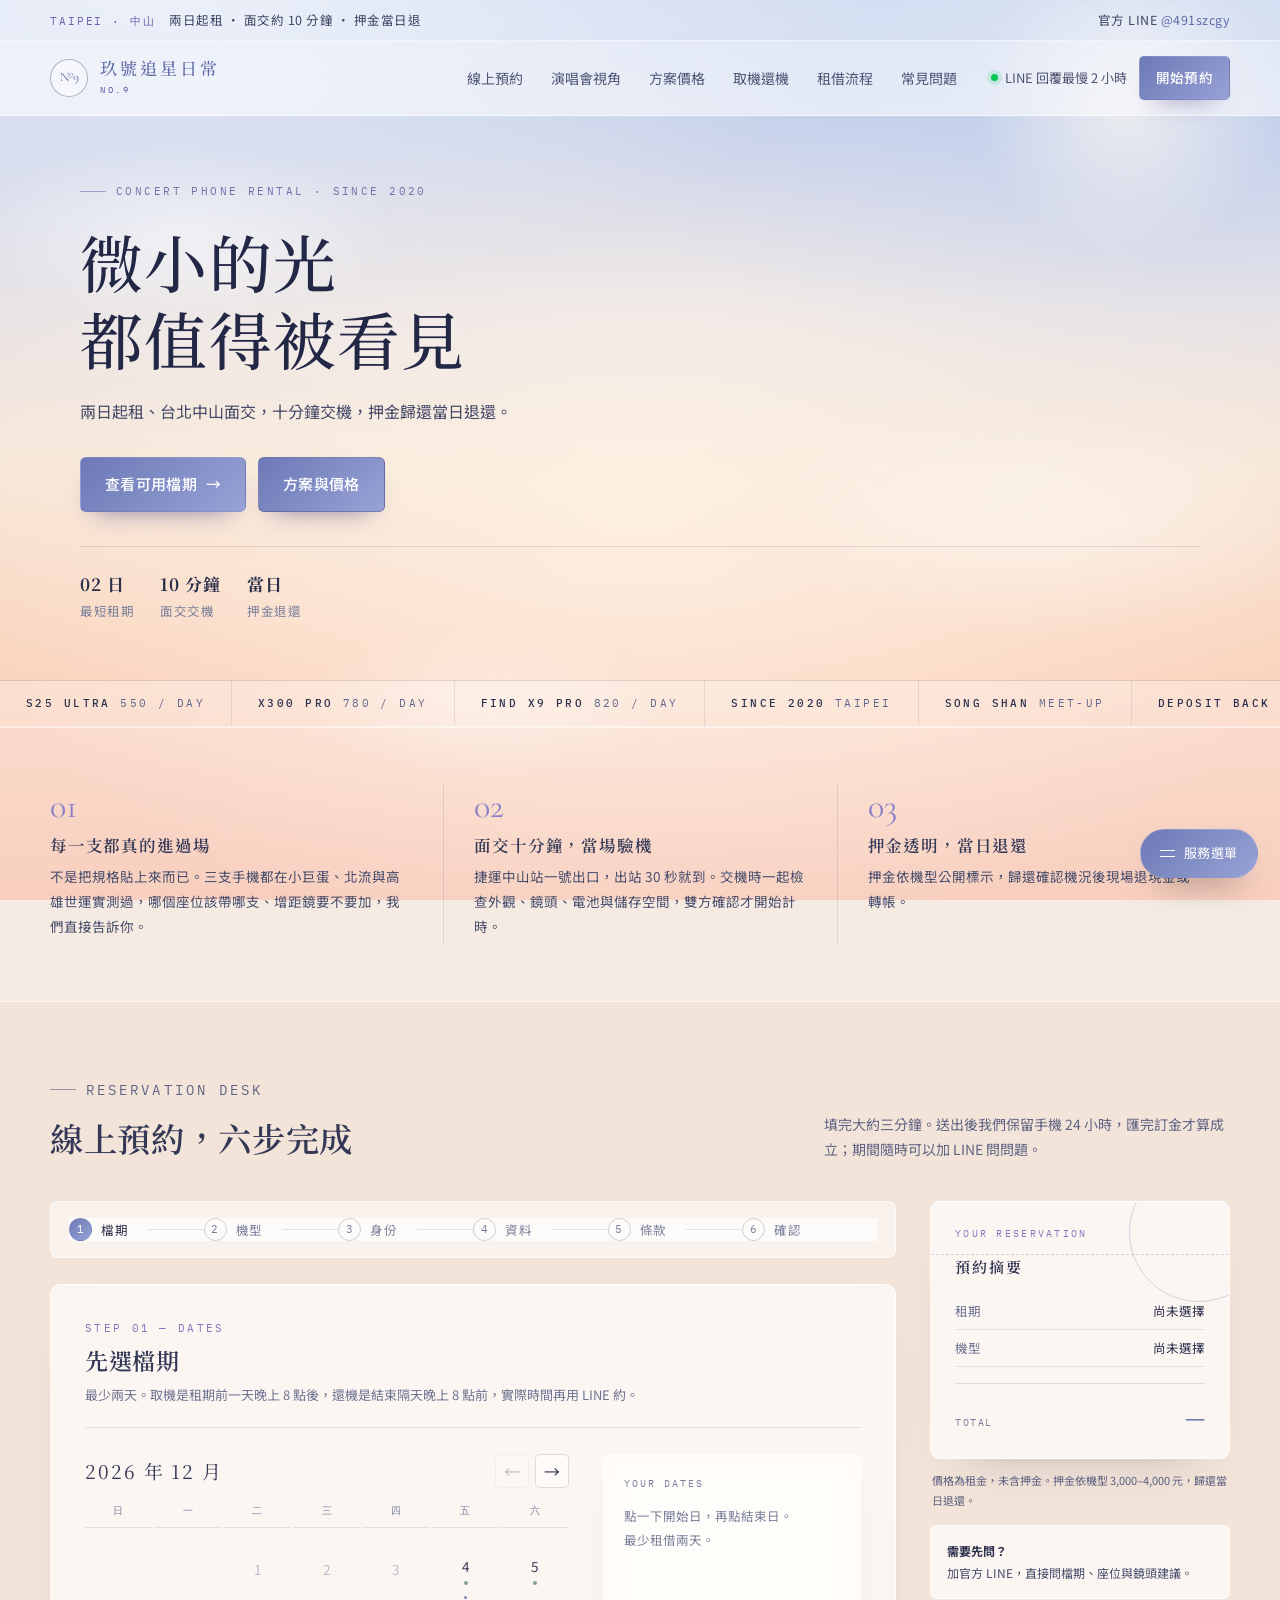
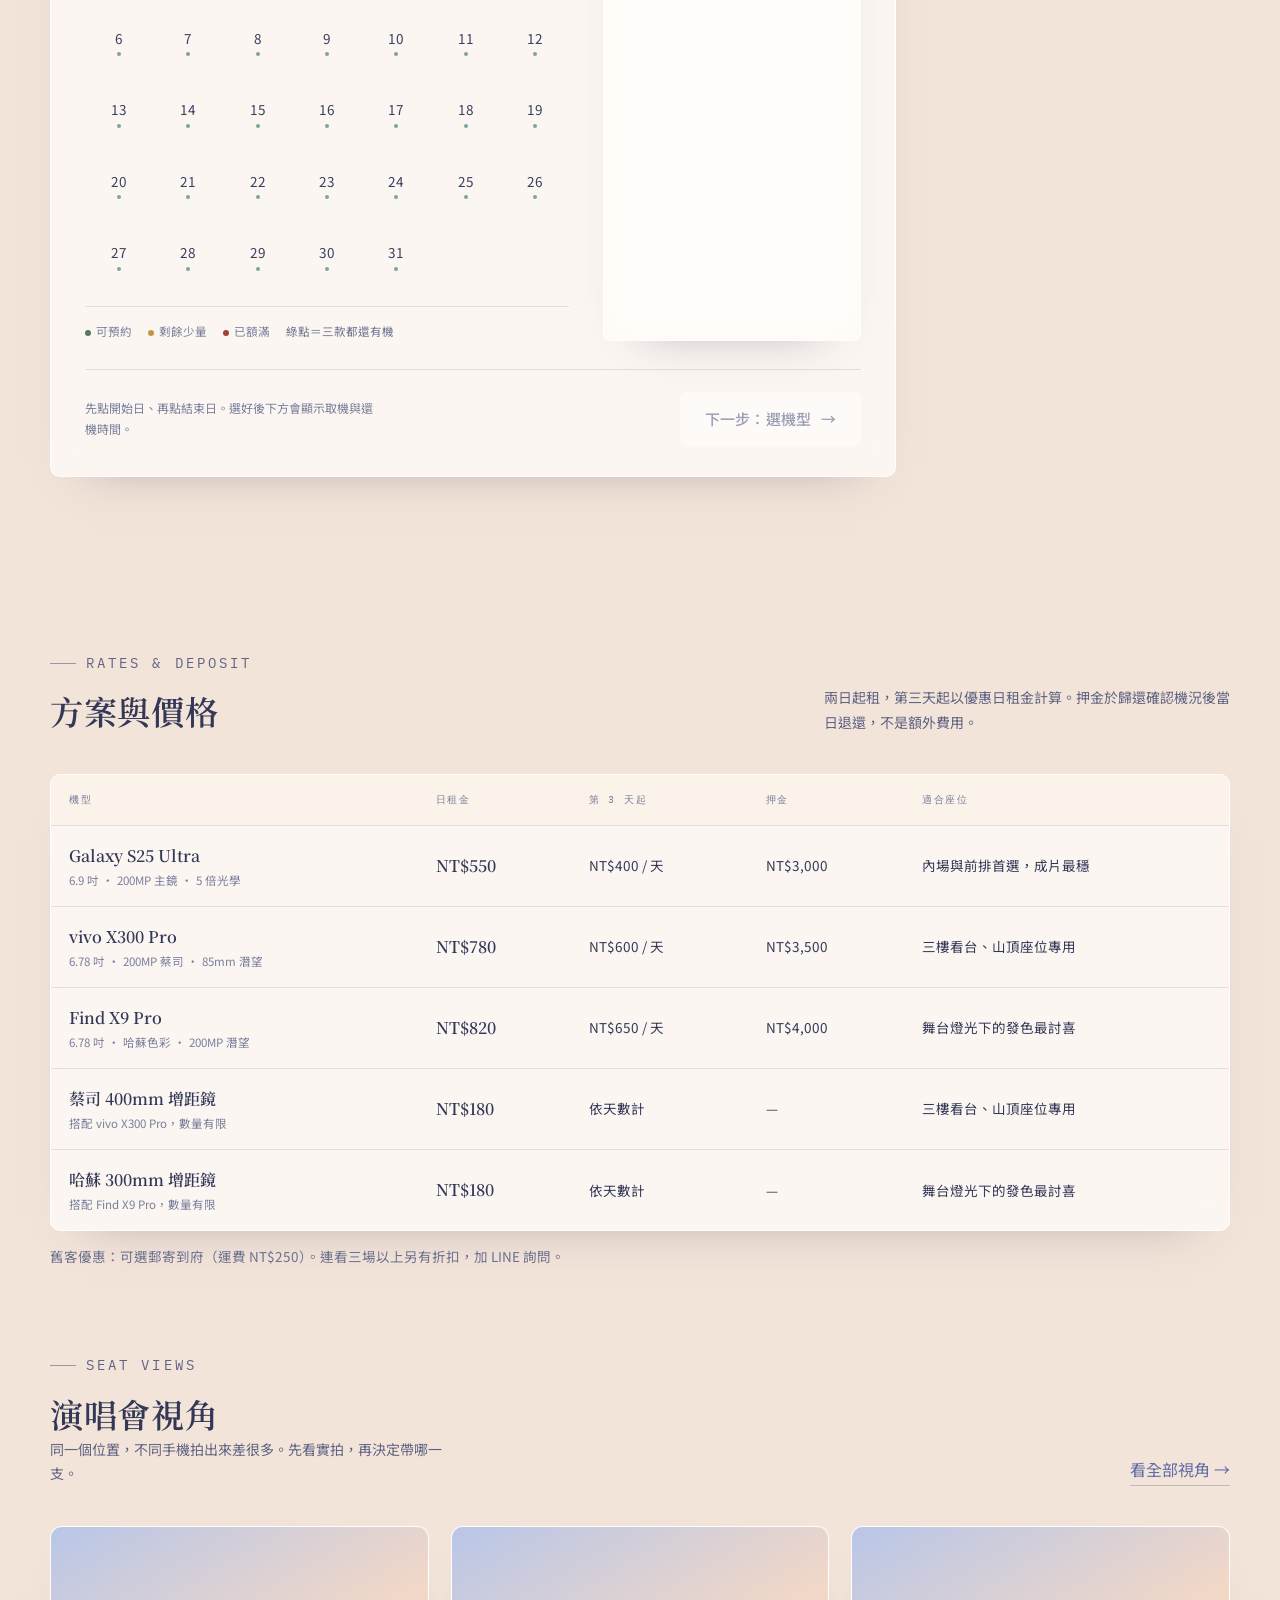
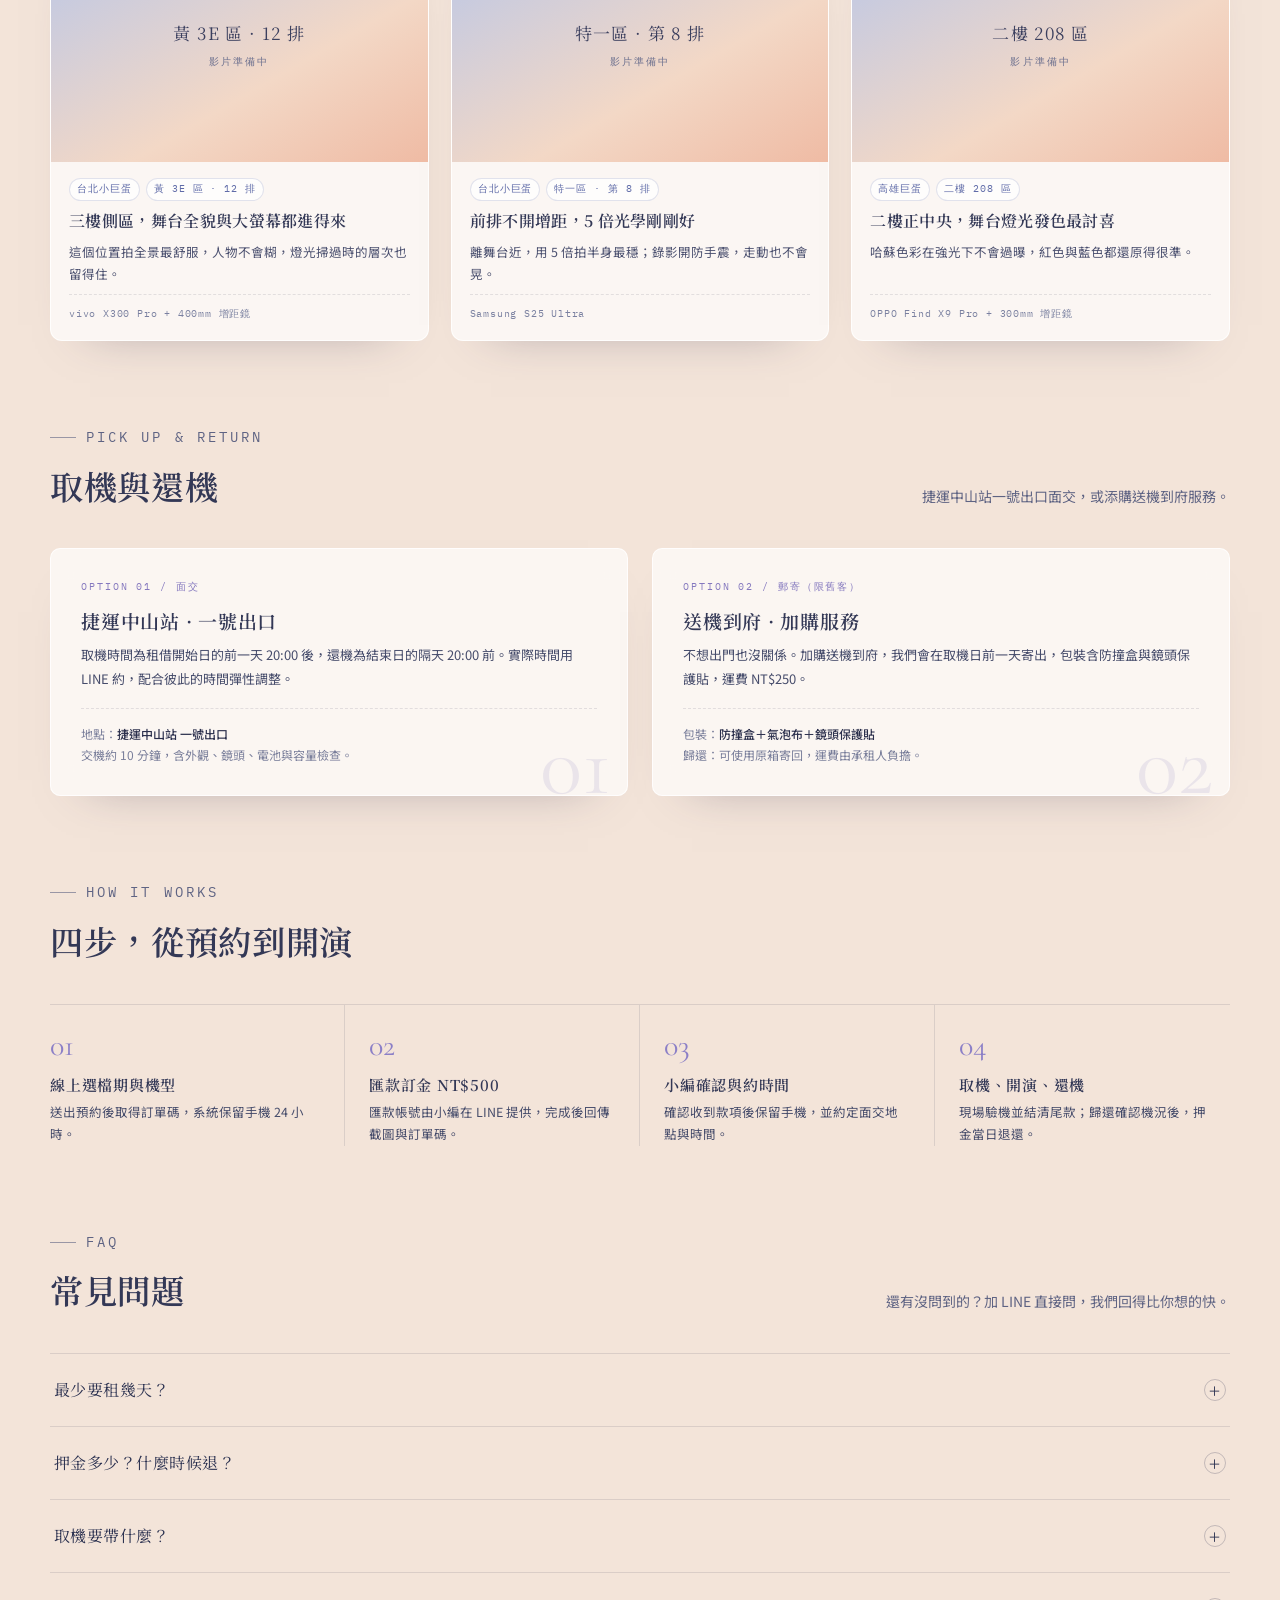
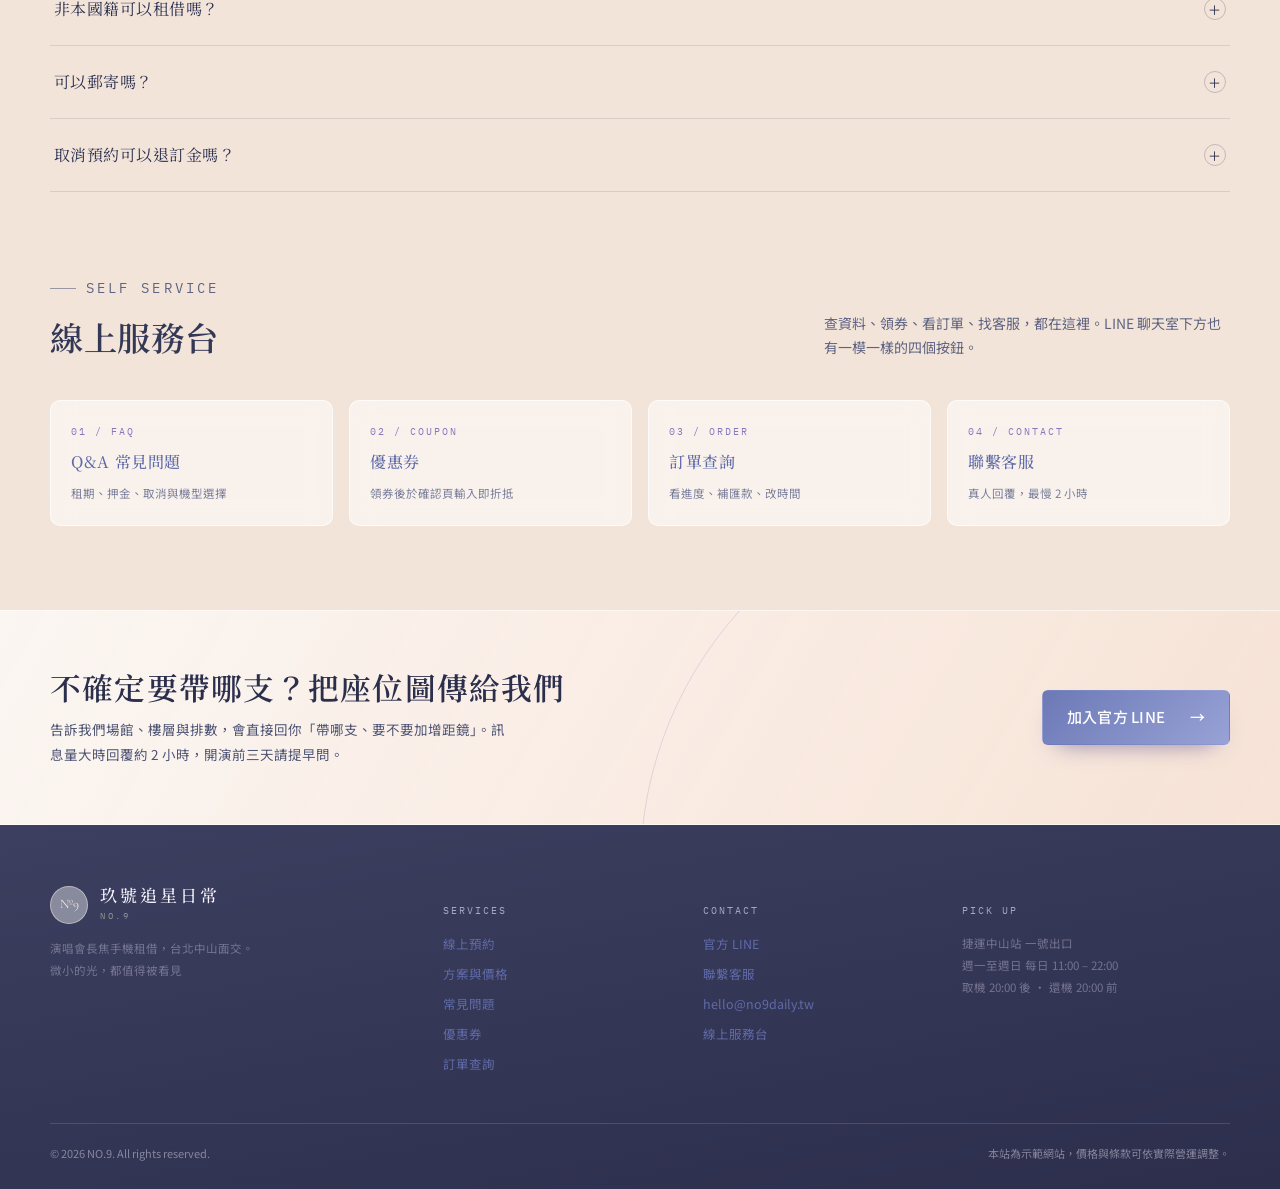
<file: index.html>
<!doctype html>
<html lang="zh-Hant">
<head>
<meta charset="utf-8">
<meta name="viewport" content="width=device-width,initial-scale=1">
<title>玖號追星日常 NO.9｜演唱會長焦手機租借・台北面交</title>
<meta name="description" content="玖號追星日常提供演唱會長焦手機租借：Samsung S25 Ultra、vivo X300 Pro、OPPO Find X9 Pro，兩日起租、台北捷運中山站面交、押金當日退。線上選檔期三分鐘完成預約。">
<meta name="theme-color" content="#13262B">
<meta property="og:title" content="玖號追星日常 NO.9｜演唱會長焦手機租借">
<meta property="og:description" content="微小的光，都值得被看見兩日起租、台北面交、押金當日退。">
<meta property="og:type" content="website">
<link rel="preconnect" href="https://fonts.googleapis.com">
<link rel="preconnect" href="https://fonts.gstatic.com" crossorigin>
<link href="https://fonts.googleapis.com/css2?family=Cormorant+Garamond:wght@400;500;600&family=IBM+Plex+Mono:wght@400;500&family=Noto+Sans+TC:wght@300;400;500;700&family=Noto+Serif+TC:wght@400;500;600;700&display=swap" rel="stylesheet">
<link rel="stylesheet" href="assets/css/style.css">
<link rel="icon" href="data:image/svg+xml,%3Csvg xmlns='http://www.w3.org/2000/svg' viewBox='0 0 64 64'%3E%3Crect width='64' height='64' rx='14' fill='%2313262B'/%3E%3Ctext x='32' y='42' font-family='Georgia,serif' font-size='26' fill='%23F2ECDF' text-anchor='middle'%3EN9%3C/text%3E%3C/svg%3E">
</head>
<body>

<div class="topbar">
  <div class="wrap">
    <div><span class="tag">TAIPEI · 中山</span>　兩日起租 · 面交約 10 分鐘 · 押金當日退</div>
    <div>官方 LINE <a href="#" data-line-link data-line-id>@491szcgy</a></div>
  </div>
</div>

<header class="site-header">
  <div class="wrap">
    <a class="brand" href="index.html" aria-label="玖號追星日常 首頁">
      <span class="brand-mark">Nº9</span>
      <span class="brand-txt"><strong data-brand>玖號追星日常</strong><span>NO.9</span></span>
    </a>
    <nav class="nav" aria-label="主選單">
      <a href="#booking">線上預約</a>
      <a href="views.html">演唱會視角</a>
      <a href="#plans">方案價格</a>
      <a href="#handover">取機還機</a>
      <a href="#flow">租借流程</a>
      <a href="#faq">常見問題</a>
    </nav>
    <div class="header-cta">
      <span class="header-line"><i class="dot"></i>LINE 回覆最慢 2 小時</span>
      <a class="btn btn-sm" href="#booking">開始預約</a>
      <button class="burger" type="button" aria-label="開啟選單" aria-expanded="false"><span style="display:block;width:16px;height:1px;background:#13262B;box-shadow:0 5px 0 #13262B,0 -5px 0 #13262B"></span></button>
    </div>
  </div>
</header>

<main>

<!-- HERO -->
<section class="hero">
  <div class="wrap">
    <div>
      <p class="eyebrow" data-c="kicker">CONCERT PHONE RENTAL · SINCE 2020</p>
      <h1 data-c="heroTitle">微小的光，都值得被看見</h1>
      <p class="lede" data-c="heroLede">兩日起租、台北中山面交，十分鐘交機，押金歸還當日退還。</p>
      <div class="hero-actions">
        <a class="btn" href="#booking">查看可用檔期 <span class="arr">→</span></a>
        <a class="btn btn-line" href="#plans">方案與價格</a>
      </div>
      <div class="hero-meta">
        <div><strong>02 日</strong>最短租期</div>
        <div><strong>10 分鐘</strong>面交交機</div>
        <div><strong>當日</strong>押金退還</div>
      </div>
    </div>
    
  </div>
</section>

<div class="ticker" aria-hidden="true">
  <div class="ticker-track">
    <span><b>S25 ULTRA</b> 550 / DAY</span><span><b>X300 PRO</b> 780 / DAY</span><span><b>FIND X9 PRO</b> 820 / DAY</span><span><b>SINCE 2020</b> TAIPEI</span><span><b>SONG SHAN</b> MEET-UP</span><span><b>DEPOSIT BACK</b> SAME DAY</span>
    <span><b>S25 ULTRA</b> 550 / DAY</span><span><b>X300 PRO</b> 780 / DAY</span><span><b>FIND X9 PRO</b> 820 / DAY</span><span><b>SINCE 2020</b> TAIPEI</span><span><b>SONG SHAN</b> MEET-UP</span><span><b>DEPOSIT BACK</b> SAME DAY</span>
  </div>
</div>

<section class="why">
  <div class="wrap why-grid">
    <div>
      <div class="n">01</div>
      <h3>每一支都真的進過場</h3>
      <p>不是把規格貼上來而已。三支手機都在小巨蛋、北流與高雄世運實測過，哪個座位該帶哪支、增距鏡要不要加，我們直接告訴你。</p>
    </div>
    <div>
      <div class="n">02</div>
      <h3>面交十分鐘，當場驗機</h3>
      <p>捷運中山站一號出口，出站 30 秒就到。交機時一起檢查外觀、鏡頭、電池與儲存空間，雙方確認才開始計時。</p>
    </div>
    <div>
      <div class="n">03</div>
      <h3>押金透明，當日退還</h3>
      <p>押金依機型公開標示，歸還確認機況後現場退現金或轉帳。</p>
    </div>
  </div>
</section>

<!-- BOOKING -->
<section class="booking" id="booking">
  <div class="wrap">
    <div class="sec-head">
      <div>
        <p class="eyebrow">RESERVATION DESK</p>
        <h2>線上預約，六步完成</h2>
      </div>
      <p>填完大約三分鐘。送出後我們保留手機 24 小時，匯完訂金才算成立；期間隨時可以加 LINE 問問題。</p>
    </div>

    <div class="desk">
      <div class="desk-main">
        <div class="steps" role="list" aria-label="預約進度">
          <div class="step active" aria-current="step"><span class="b"><span>1</span></span>檔期</div>
          <div class="step"><span class="b"><span>2</span></span>機型</div>
          <div class="step"><span class="b"><span>3</span></span>身份</div>
          <div class="step"><span class="b"><span>4</span></span>資料</div>
          <div class="step"><span class="b"><span>5</span></span>條款</div>
          <div class="step"><span class="b"><span>6</span></span>確認</div>
        </div>

        <div class="panel" data-step="1">
          <div class="panel-head">
            <div class="idx">STEP 01 — DATES</div>
            <h3>先選檔期</h3>
            <p>最少兩天。取機是租期前一天晚上 8 點後，還機是結束隔天晚上 8 點前，實際時間再用 LINE 約。</p>
          </div>
          <div class="panel-body">
            <div class="cal">
              <div>
                <div class="cal-head">
                  <div class="m" id="calLabel">—</div>
                  <div class="cal-nav">
                    <button class="icon-btn" id="calPrev" type="button" aria-label="上一個月">←</button>
                    <button class="icon-btn" id="calNext" type="button" aria-label="下一個月">→</button>
                  </div>
                </div>
                <div class="cal-grid" id="calGrid"></div>
                <div class="cal-legend">
                  <span><i style="background:#55795F"></i>可預約</span>
                  <span><i style="background:#C3954A"></i>剩餘少量</span>
                  <span><i style="background:#9E4234"></i>已額滿</span>
                  <span class="muted">綠點＝三款都還有機</span>
                </div>
              </div>
              <aside class="cal-side" id="calSide"></aside>
            </div>
          </div>
          <div class="panel-foot">
            <span class="hint">先點開始日、再點結束日。選好後下方會顯示取機與還機時間。</span>
            <button class="btn" id="next1" type="button" disabled>下一步：選機型 <span class="arr">→</span></button>
          </div>
        </div>

        <div class="panel" data-step="2" hidden>
          <div class="panel-head">
            <div class="idx">STEP 02 — CAMERA</div>
            <h3>挑一支手機</h3>
            <p>價格已依你的天數算好。第三天起自動換成優惠日租金，不用自己算。</p>
          </div>
          <div class="panel-body">
            <div class="models" id="models"></div>
            <div class="addons" id="addons"></div>
          </div>
          <div class="panel-foot">
            <button class="btn btn-line" type="button" data-back="1">← 返回選檔期</button>
            <button class="btn" id="next2" type="button" disabled>下一步：確認身份 <span class="arr">→</span></button>
          </div>
        </div>

        <div class="panel" data-step="3" hidden>
          <div class="panel-head">
            <div class="idx">STEP 03 — IDENTITY</div>
            <h3>你是誰？</h3>
            <p>輸入手機號碼，我們比對租借紀錄。有完整租借與歸還紀錄的舊客，可選擇郵寄到府。</p>
          </div>
          <div class="panel-body">
            <div class="id-check">
              <div class="field">
                <label for="idPhone">聯絡手機<span class="req">*</span></label>
                <div class="id-row">
                  <input class="input" id="idPhone" type="tel" inputmode="numeric" autocomplete="tel" placeholder="0912 345 678" maxlength="14">
                  <button class="btn btn-sm" id="idCheck" type="button"><span id="idLabel">確認</span></button>
                </div>
                <p class="hint-line">只用來比對租借紀錄與聯繫，不會出現在公開頁面。</p>
              </div>
              <div class="id-result" id="idResult" aria-live="polite"></div>
            </div>
          </div>
          <div class="panel-foot">
            <button class="btn btn-line" type="button" data-back="2">← 返回選機型</button>
            <button class="btn" id="next3" type="button" disabled>下一步：填資料 <span class="arr">→</span></button>
          </div>
        </div>

        <div class="panel" data-step="4" hidden>
          <div class="panel-head">
            <div class="idx">STEP 04 — CONTACT</div>
            <h3>留下聯絡方式</h3>
            <p>訂單通知與取機提醒會用 LINE 傳給你，Email 用來寄送電子收據。</p>
          </div>
          <div class="panel-body">
            <div class="form-grid">
              <div class="field">
                <label for="formPhone">聯絡手機</label>
                <input class="input" id="formPhone" type="tel" readonly>
              </div>
              <div class="field">
                <label for="fName">姓名<span class="req">*</span></label>
                <input class="input" id="fName" type="text" autocomplete="name" placeholder="與證件相同">
              </div>
              <div class="field">
                <label for="fLine">LINE 名稱<span class="req">*</span></label>
                <input class="input" id="fLine" type="text" placeholder="例如：小 Wei">
                <p class="hint-line">方便我們在 LINE 上認出你。</p>
              </div>
              <div class="field">
                <label for="fEmail">電子信箱<span class="req">*</span></label>
                <input class="input" id="fEmail" type="email" autocomplete="email" placeholder="you@example.com">
              </div>
              <div class="field full">
                <label>取機方式</label>
                <div class="seg" role="group" aria-label="取機方式">
                  <button type="button" class="on" data-pickup="meet">捷運中山站面交（免運）</button>
                  <button type="button" data-pickup="post" disabled>黑貓郵寄到府（+NT$250，限舊客）</button>
                </div>
                <p class="hint-line">第一次租借需面交；完成一次租借並歸還後，下次即可選擇郵寄。</p>
              </div>
            </div>
          </div>
          <div class="panel-foot">
            <button class="btn btn-line" type="button" data-back="3">← 返回身份確認</button>
            <button class="btn" id="next4" type="button">下一步：閱讀條款 <span class="arr">→</span></button>
          </div>
        </div>

        <div class="panel" data-step="5" hidden>
          <div class="panel-head">
            <div class="idx">STEP 05 — TERMS</div>
            <h3>看完再按同意</h3>
            <p>條款不長，但每一條都會影響你的押金。建議至少看過取消、損壞與遺失三段。</p>
          </div>
          <div class="panel-body">
            <div class="terms-box" tabindex="0">
              <h4>一、租借資格</h4><p>承租人須年滿 18 歲，並具備中華民國身分證或其他可證明本人身分之證件正本。未滿 18 歲者須由法定代理人共同簽署。</p>
              <h4>二、身分核對與取機</h4><p>取機時請出示證件正本供現場核對與拍照留存，完成歸還並結清款項後，本公司將於 30 日內刪除證件影像。若資料不實、無法核對或現場有明顯異常，本公司得拒絕出租並取消訂單，且不負違約責任。</p>
              <h4>三、訂金與付款</h4><p>訂單成立後須於 24 小時內支付訂金 NT$500，逾時系統將自動取消。尾款（租金＋押金－訂金）於取機當日現場結清。押金於歸還並確認機況無誤後，當日現場全額退還。</p>
              <h4>四、取消與改期</h4><p>取機日前 15 日（含）前取消，訂金全額退還；取機日前 15 日內取消，訂金不退，可轉為一次改期使用（限原訂日期後 90 日內）。退款若使用非指定銀行帳戶，將扣除跨行手續費 NT$15。</p>
              <h4>五、租借期間之使用規範</h4><p>租借期間請維持手機電量 30% 以上歸還；不得刷機、越獄、Root、拆機或安裝非官方應用程式；不得將設備轉租、轉借、抵押或攜出台灣本島。</p>
              <h4>六、損壞與遺失</h4><p>設備若有刮傷、進水、螢幕破裂或功能異常，將依實際維修報價扣除押金，不足者另行求償。若無法維修或遺失，須賠償該機型台灣官方全新零售價；維修期間致無法出借，另須賠償每日租金 50% 之營業損失（上限 10 日）。</p>
              <h4>七、資料與隱私</h4><p>承租人提供之姓名、電話、LINE 名稱與電子信箱，僅供訂單聯繫、租借紀錄與售後服務使用，不會提供給第三方。</p>
              <h4>八、準據法與管轄</h4><p>本條款以中華民國法律為準據法。因本契約涉訟時，雙方同意以台灣台北地方法院為第一審管轄法院。</p>
            </div>
            <label class="check"><input type="checkbox" id="agree"> <span>我已閱讀並同意以上租借條款，並確認提供的資料真實無誤。</span></label>
          </div>
          <div class="panel-foot">
            <button class="btn btn-line" type="button" data-back="4">← 返回填資料</button>
            <button class="btn" id="next5" type="button" disabled>下一步：確認訂單 <span class="arr">→</span></button>
          </div>
        </div>

        <div class="panel" data-step="6" hidden>
          <div class="panel-head">
            <div class="idx">STEP 06 — REVIEW</div>
            <h3>核對預約</h3>
            <p>送出後會產生訂單碼，請在 24 小時內完成訂金匯款。</p>
          </div>
          <div class="panel-body">
            <div class="sum-list" id="sumList"></div>
            <div class="coupon-row">
              <input class="input" id="couponInput" type="text" placeholder="有優惠碼嗎？例：FIRST100" aria-label="優惠碼">
              <button class="btn btn-line" id="applyCoupon" type="button">套用</button>
            </div>
            <p class="hint-line" id="couponMsg">折抵金額會直接從租金扣除。</p>
            <div style="margin-top:20px">
              <div class="total-line"><span>應付總額（含押金）</span><b id="sumTotal">NT$0</b></div>
              <div class="total-line"><span>現在匯款訂金</span><b id="sumDue">NT$0</b></div>
              <div class="total-line big"><span>取機當日尾款</span><b id="sumBalance">NT$0</b></div>
            </div>
            <div class="notice"><b>提醒：</b>押金會在歸還並確認機況後當日退還，因此尾款含押金是正常的。匯款帳號會在訂單送出後由小編於 LINE 提供。</div>
          </div>
          <div class="panel-foot">
            <button class="btn btn-line" type="button" data-back="5">← 返回條款</button>
            <button class="btn btn-accent" id="submitOrder" type="button">送出預約申請 <span class="arr">→</span></button>
          </div>
        </div>
      </div>

      <aside class="desk-side">
        <div class="ticket">
          <div class="k">YOUR RESERVATION</div>
          <h4>預約摘要</h4>
          <div id="ticketBody"></div>
        </div>
        <p class="ticket-note">價格為租金，未含押金。押金依機型 3,000–4,000 元，歸還當日退還。</p>
        <div class="notice" style="margin-top:14px"><b>需要先問？</b><br>加官方 LINE，直接問檔期、座位與鏡頭建議。</div>
      </aside>
    </div>
  </div>
</section>

<!-- PLANS -->
<section class="sec" id="plans">
  <div class="wrap">
    <div class="sec-head">
      <div>
        <p class="eyebrow">RATES &amp; DEPOSIT</p>
        <h2>方案與價格</h2>
      </div>
      <p>兩日起租，第三天起以優惠日租金計算。押金於歸還確認機況後當日退還，不是額外費用。</p>
    </div>
    <div class="price-wrap">
      <table class="price">
        <thead><tr><th>機型</th><th>日租金</th><th>第 3 天起</th><th>押金</th><th>適合座位</th></tr></thead>
        <tbody id="planBody"></tbody>
      </table>
    </div>
    <p class="small muted" id="plansNote" style="margin-top:14px">舊客優惠：可選郵寄到府（運費 NT$250）。連看三場以上另有折扣，加 LINE 詢問。</p>
  </div>
</section>

<!-- HANDOVER -->
<section class="sec" id="seatviews" style="padding-top:0">
  <div class="wrap">
    <div class="sec-head">
      <div>
        <p class="eyebrow">SEAT VIEWS</p>
        <h2>演唱會視角</h2>
        <p>同一個位置，不同手機拍出來差很多。先看實拍，再決定帶哪一支。</p>
      </div>
      <a class="link-u" href="views.html">看全部視角 →</a>
    </div>
    <div class="view-grid" data-views="3"></div>
  </div>
</section>

<section class="sec" id="handover" style="padding-top:0">
  <div class="wrap">
    <div class="sec-head">
      <div>
        <p class="eyebrow">PICK UP &amp; RETURN</p>
        <h2>取機與還機</h2>
      </div>
      <p>捷運中山站一號出口面交，或添購送機到府服務。</p>
    </div>
    <div class="handover">
      <article class="hand-card">
        <div class="tag">OPTION 01 / 面交</div>
        <h3>捷運中山站 · 一號出口</h3>
        <p>取機時間為租借開始日的前一天 20:00 後，還機為結束日的隔天 20:00 前。實際時間用 LINE 約，配合彼此的時間彈性調整。</p>
        <div class="meta">地點：<b data-meet>捷運中山站 一號出口</b><br>交機約 10 分鐘，含外觀、鏡頭、電池與容量檢查。</div>
        <span class="big">01</span>
      </article>
      <article class="hand-card">
        <div class="tag">OPTION 02 / 郵寄（限舊客）</div>
        <h3>送機到府 · 加購服務</h3>
        <p>不想出門也沒關係。加購送機到府，我們會在取機日前一天寄出，包裝含防撞盒與鏡頭保護貼，運費 NT$250。</p>
        <div class="meta">包裝：<b>防撞盒＋氣泡布＋鏡頭保護貼</b><br>歸還：可使用原箱寄回，運費由承租人負擔。</div>
        <span class="big">02</span>
      </article>
    </div>
  </div>
</section>

<!-- FLOW -->
<section class="sec" style="padding-top:0" id="flow">
  <div class="wrap">
    <div class="sec-head">
      <div>
        <p class="eyebrow">HOW IT WORKS</p>
        <h2>四步，從預約到開演</h2>
      </div>
    </div>
    <ol class="flow">
      <li><div class="n">01</div><h4>線上選檔期與機型</h4><p>送出預約後取得訂單碼，系統保留手機 24 小時。</p></li>
      <li><div class="n">02</div><h4>匯款訂金 NT$500</h4><p>匯款帳號由小編在 LINE 提供，完成後回傳截圖與訂單碼。</p></li>
      <li><div class="n">03</div><h4>小編確認與約時間</h4><p>確認收到款項後保留手機，並約定面交地點與時間。</p></li>
      <li><div class="n">04</div><h4>取機、開演、還機</h4><p>現場驗機並結清尾款；歸還確認機況後，押金當日退還。</p></li>
    </ol>
  </div>
</section>

<!-- FAQ -->
<section class="sec" id="faq" style="padding-top:0">
  <div class="wrap">
    <div class="sec-head">
      <div>
        <p class="eyebrow">FAQ</p>
        <h2>常見問題</h2>
      </div>
      <p>還有沒問到的？加 LINE 直接問，我們回得比你想的快。</p>
    </div>
    <div class="faq" data-faq="6"></div>
  </div>
</section>

<!-- SERVICES BACK -->
<section class="sec" id="services" style="padding-top:0">
  <div class="wrap">
    <div class="sec-head">
      <div>
        <p class="eyebrow">SELF SERVICE</p>
        <h2>線上服務台</h2>
      </div>
      <p>查資料、領券、看訂單、找客服，都在這裡。LINE 聊天室下方也有一模一樣的四個按鈕。</p>
    </div>
    <div class="section-links">
      <a href="faq.html"><span class="n">01 / FAQ</span><b>Q&amp;A 常見問題</b><span>租期、押金、取消與機型選擇</span></a>
      <a href="coupons.html"><span class="n">02 / COUPON</span><b>優惠券</b><span>領券後於確認頁輸入即折抵</span></a>
      <a href="order.html"><span class="n">03 / ORDER</span><b>訂單查詢</b><span>看進度、補匯款、改時間</span></a>
      <a href="contact.html"><span class="n">04 / CONTACT</span><b>聯繫客服</b><span>真人回覆，最慢 2 小時</span></a>
    </div>
  </div>
</section>

<!-- LINE -->
<section class="line-band">
  <div class="wrap">
    <div>
      <h2>不確定要帶哪支？把座位圖傳給我們</h2>
      <p>告訴我們場館、樓層與排數，會直接回你「帶哪支、要不要加增距鏡」。訊息量大時回覆約 2 小時，開演前三天請提早問。</p>
    </div>
    <a class="btn btn-line-green" href="#" data-line-link>加入官方 LINE　<span class="arr">→</span></a>
  </div>
</section>

</main>

<footer class="site-footer">
  <div class="wrap">
    <div class="foot-grid">
      <div>
        <div class="brand" style="margin-bottom:14px">
          <span class="brand-mark" style="border-color:rgba(242,236,223,.5);color:#F2ECDF">Nº9</span>
          <span class="brand-txt"><strong>玖號追星日常</strong><span style="color:#8E948B">NO.9</span></span>
        </div>
        <p class="foot-note">演唱會長焦手機租借，台北中山面交。<br><span data-c="slogan">微小的光，都值得被看見</span></p>
      </div>
      <div>
        <h5>Services</h5>
        <ul class="foot-links">
          <li><a href="#booking">線上預約</a></li>
          <li><a href="#plans">方案與價格</a></li>
          <li><a href="faq.html">常見問題</a></li>
          <li><a href="coupons.html">優惠券</a></li>
          <li><a href="order.html">訂單查詢</a></li>
        </ul>
      </div>
      <div>
        <h5>Contact</h5>
        <ul class="foot-links">
          <li><a href="#" data-line-link>官方 LINE</a></li>
          <li><a href="contact.html">聯繫客服</a></li>
          <li><a href="mailto:hello@491szcgy.tw" data-email>hello@491szcgy.tw</a></li>
          <li><a href="index.html#services">線上服務台</a></li>
        </ul>
      </div>
      <div>
        <h5>Pick up</h5>
        <p class="foot-note">捷運中山站 一號出口<br>週一至週日 <span data-hours>11:00 – 22:00</span><br>取機 20:00 後 · 還機 20:00 前</p>
      </div>
    </div>
    <div class="foot-bottom">
      <span>© 2026 NO.9. All rights reserved.</span>
      <span>本站為示範網站，價格與條款可依實際營運調整。</span>
    </div>
  </div>
</footer>

<div class="qm">
  <div class="qm-panel" role="menu" aria-label="快速服務">
    <div class="hd">QUICK SERVICE</div>
    <a href="#booking" role="menuitem"><span class="ic">＋</span>線上預約</a>
    <a href="#handover" role="menuitem"><span class="ic">◎</span>取機與還機</a>
    <a href="#handover" role="menuitem"><span class="ic">⌖</span>門市地點</a>
    <a href="faq.html" role="menuitem"><span class="ic">?</span>Q&amp;A 常見問題</a>
    <a href="coupons.html" role="menuitem"><span class="ic">%</span>優惠券</a>
    <a href="order.html" role="menuitem"><span class="ic">#</span>訂單查詢</a>
    <a href="contact.html" role="menuitem"><span class="ic">✆</span>聯繫客服</a>
  </div>
  <button class="qm-btn" type="button" aria-expanded="false" aria-label="開啟服務選單"><span class="ic"></span><span class="lbl">服務選單</span></button>
</div>

<script src="assets/js/content.js"></script>
<script src="assets/js/config.js"></script>
<script src="assets/js/data.js"></script>
<script src="assets/js/app.js"></script>
</body>
</html>
</file>
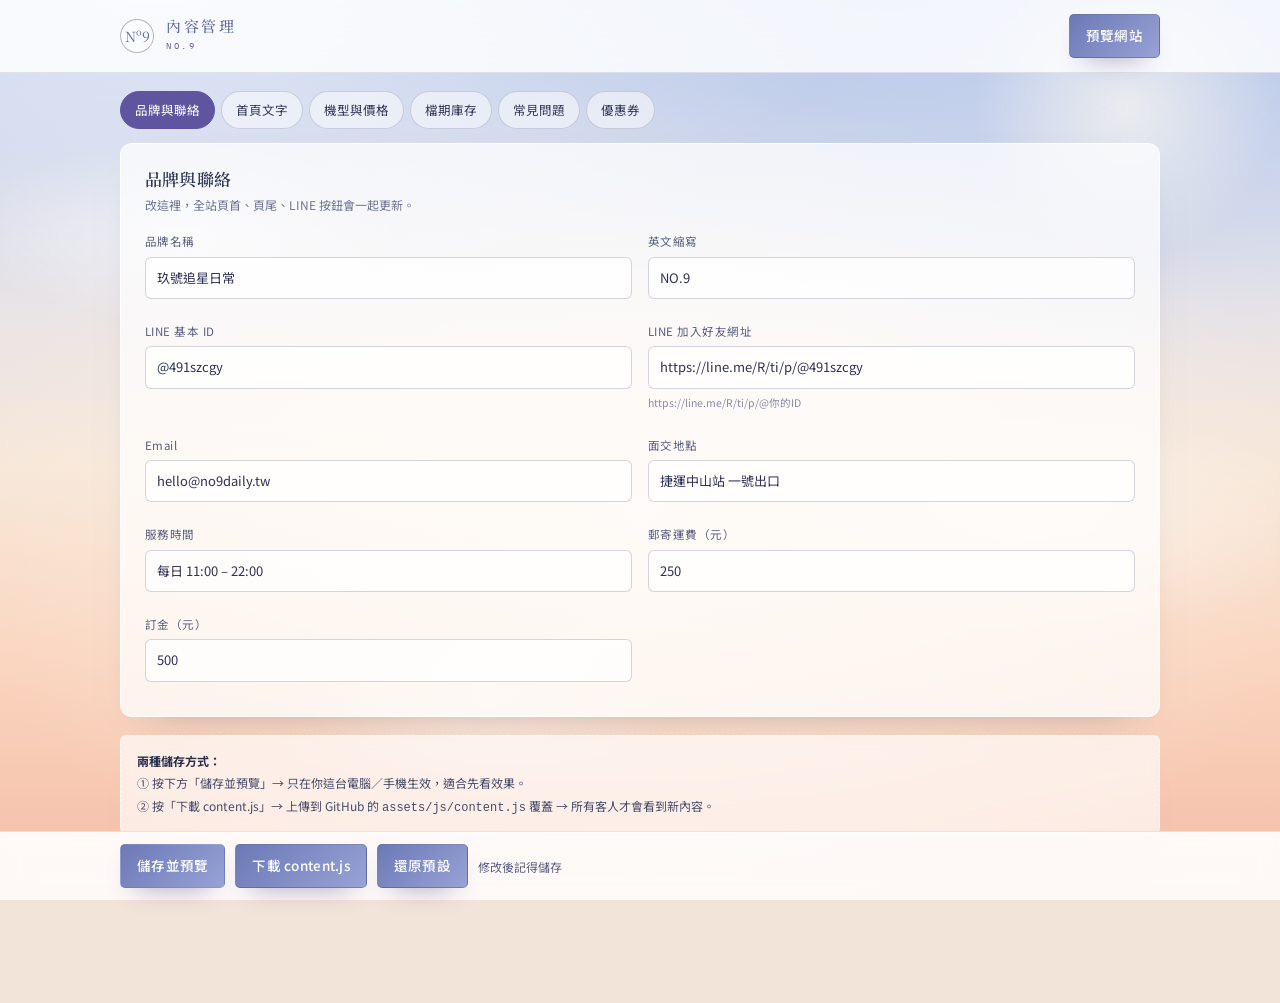
<file: admin.html>
<!doctype html>
<html lang="zh-Hant">
<head>
<meta charset="utf-8">
<meta name="viewport" content="width=device-width,initial-scale=1">
<title>內容管理｜玖號追星日常 NO.9</title>
<meta name="robots" content="noindex">
<link rel="preconnect" href="https://fonts.googleapis.com">
<link href="https://fonts.googleapis.com/css2?family=IBM+Plex+Mono:wght@400;500&family=Noto+Sans+TC:wght@300;400;500;700&family=Noto+Serif+TC:wght@400;500;600&display=swap" rel="stylesheet">
<link rel="stylesheet" href="assets/css/style.css">
<style>
  body{padding-bottom:80px}
  .adm{width:min(100% - 40px,1040px);margin:0 auto}
  .adm-head{position:sticky;top:0;z-index:50;background:rgba(255,255,255,.82);backdrop-filter:blur(16px);border-bottom:1px solid rgba(46,49,85,.12)}
  .adm-head .adm{display:flex;align-items:center;gap:16px;padding:14px 0;flex-wrap:wrap}
  .adm-head h1{font-size:18px;letter-spacing:.08em}
  .adm-head .grow{flex:1}
  .adm-tabs{display:flex;gap:6px;flex-wrap:wrap;margin:18px 0 6px}
  .adm-tabs button{border:1px solid rgba(46,49,85,.18);background:rgba(255,255,255,.5);padding:7px 14px;border-radius:999px;font-size:12.5px}
  .adm-tabs button.on{background:#5F549F;color:#fff;border-color:#5F549F}
  .card{background:rgba(255,255,255,.72);border:1px solid rgba(255,255,255,.8);border-radius:12px;padding:24px;margin:14px 0;box-shadow:0 18px 40px -32px rgba(46,49,85,.5)}
  .card h2{font-size:17px;margin-bottom:4px}
  .card .sub{font-size:12px;color:#6F7393;margin-bottom:16px}
  .grid2{display:grid;grid-template-columns:1fr 1fr;gap:12px 16px}
  .f{display:flex;flex-direction:column;gap:5px;margin-bottom:10px}
  .f label{font-size:11.5px;color:#5A5E80;letter-spacing:.04em}
  .f input,.f textarea,.f select{width:100%;padding:9px 11px;border:1px solid rgba(46,49,85,.2);border-radius:6px;background:rgba(255,255,255,.75);font:inherit;font-size:13px;color:#2E3155}
  .f textarea{min-height:64px;resize:vertical}
  .f .hint{font-size:10.5px;color:#878BA8}
  .row-card{border:1px dashed rgba(46,49,85,.22);border-radius:8px;padding:14px;margin-bottom:12px;background:rgba(255,255,255,.4)}
  .row-head{display:flex;justify-content:space-between;align-items:center;margin-bottom:8px}
  .row-head b{font-size:13px}
  .mini{border:1px solid rgba(46,49,85,.2);background:transparent;border-radius:5px;padding:5px 10px;font-size:11.5px}
  .mini.del{color:#A8576B;border-color:rgba(168,87,107,.35)}
  .add{width:100%;border:1px dashed rgba(46,49,85,.3);background:transparent;border-radius:8px;padding:11px;font-size:12.5px;color:#5F549F}
  .savebar{position:fixed;left:0;right:0;bottom:0;z-index:60;background:rgba(255,255,255,.9);backdrop-filter:blur(14px);border-top:1px solid rgba(46,49,85,.12);padding:12px 0}
  .savebar .adm{display:flex;align-items:center;gap:10px;flex-wrap:wrap}
  .savebar .msg{font-size:12px;color:#5A5E80;flex:1}
  .thumb{width:56px;height:68px;object-fit:cover;border-radius:6px;border:1px solid rgba(46,49,85,.15);background:#EEEAF8}
  .m-thumb{display:flex;gap:10px;align-items:center}
  .stock-list{font-size:12px;color:#4F5378;margin-top:8px;line-height:1.9}
  .stock-list code{font-family:var(--mono);background:#EFEBFA;padding:1px 5px;border-radius:3px}
  @media(max-width:720px){.grid2{grid-template-columns:1fr}}
</style>
</head>
<body>

<div class="adm-head">
  <div class="adm">
    <a class="brand" href="index.html" style="flex:0 0 auto">
      <span class="brand-mark" style="width:34px;height:34px;font-size:14px">Nº9</span>
      <span class="brand-txt"><strong style="font-size:15px">內容管理</strong><span>NO.9</span></span>
    </a>
    <div class="grow"></div>
    <a class="btn btn-sm btn-line" href="index.html" target="_blank">預覽網站</a>
  </div>
</div>

<div class="adm">
  <div class="adm-tabs" id="tabs">
    <button data-tab="basic" class="on">品牌與聯絡</button>
    <button data-tab="texts">首頁文字</button>
    <button data-tab="models">機型與價格</button>
    <button data-tab="stock">檔期庫存</button>
    <button data-tab="faq">常見問題</button>
    <button data-tab="coupons">優惠券</button>
  </div>

  <section class="card" data-panel="basic">
    <h2>品牌與聯絡</h2>
    <p class="sub">改這裡，全站頁首、頁尾、LINE 按鈕會一起更新。</p>
    <div class="grid2">
      <div class="f"><label>品牌名稱</label><input data-k="brand"></div>
      <div class="f"><label>英文縮寫</label><input data-k="brandEn"></div>
      <div class="f"><label>LINE 基本 ID</label><input data-k="lineId" placeholder="@491szcgy"></div>
      <div class="f"><label>LINE 加入好友網址</label><input data-k="lineUrl"><span class="hint">https://line.me/R/ti/p/@你的ID</span></div>
      <div class="f"><label>Email</label><input data-k="email"></div>
      <div class="f"><label>面交地點</label><input data-k="meetPoint"></div>
      <div class="f"><label>服務時間</label><input data-k="hours"></div>
      <div class="f"><label>郵寄運費（元）</label><input data-k="shippingFee" type="number"></div>
      <div class="f"><label>訂金（元）</label><input data-k="depositNow" type="number"></div>
    </div>
  </section>

  <section class="card" data-panel="texts" hidden>
    <h2>首頁文字</h2>
    <p class="sub">主視覺、標語與方案說明，改完按下方儲存就會即時生效。</p>
    <div class="f"><label>主標題</label><textarea data-k="heroTitle"></textarea></div>
    <div class="f"><label>副標題</label><textarea data-k="heroLede"></textarea></div>
    <div class="f"><label>上方小字（英文）</label><input data-k="kicker"></div>
    <div class="f"><label>主視覺壓字</label><input data-k="heroQuote"></div>
    <div class="f"><label>頁尾標語</label><input data-k="slogan"></div>
    <div class="f"><label>方案下方說明</label><textarea data-k="plansNote"></textarea></div>
  </section>

  <section class="card" data-panel="models" hidden>
    <h2>機型與價格</h2>
    <p class="sub">可新增、刪除機型，修改價格、押金、庫存與圖片。圖片建議正方形或 3:4，會自動裁切填滿。</p>
    <div id="modelList"></div>
    <button class="add" id="addModel" type="button">＋ 新增機型</button>
  </section>

  <section class="card" data-panel="stock" hidden>
    <h2>檔期庫存</h2>
    <p class="sub">系統會自動用「機型庫存 − 已成立預約」計算；你也可以針對某段日期手動指定台數，手動設定優先。</p>
    <div class="grid2">
      <div class="f"><label>機型</label><select id="stockModel"></select></div>
      <div class="f"><label>庫存台數</label><input id="stockQty" type="number" min="0" value="0"></div>
      <div class="f"><label>開始日期</label><input id="stockFrom" type="date"></div>
      <div class="f"><label>結束日期</label><input id="stockTo" type="date"></div>
    </div>
    <button class="btn btn-sm" id="applyStock" type="button">套用到這段日期</button>
    <div class="stock-list" id="stockList"></div>
  </section>

  <section class="card" data-panel="faq" hidden>
    <h2>常見問題</h2>
    <p class="sub">首頁顯示前 6 題，Q&amp;A 頁顯示全部。可自由新增、修改、刪除。</p>
    <div id="faqList"></div>
    <button class="add" id="addFaq" type="button">＋ 新增問題</button>
  </section>

  <section class="card" data-panel="coupons" hidden>
    <h2>優惠券</h2>
    <p class="sub">折扣碼可自由設定，客人在確認頁輸入即可折抵。</p>
    <div id="couponList"></div>
    <button class="add" id="addCoupon" type="button">＋ 新增優惠券</button>
  </section>

  <div class="notice" style="margin:18px 0 90px">
    <b>兩種儲存方式：</b><br>
    ① 按下方「儲存並預覽」→ 只在你這台電腦／手機生效，適合先看效果。<br>
    ② 按「下載 content.js」→ 上傳到 GitHub 的 <code>assets/js/content.js</code> 覆蓋 → 所有客人才會看到新內容。
  </div>
</div>

<div class="savebar">
  <div class="adm">
    <button class="btn btn-sm" id="saveBtn" type="button">儲存並預覽</button>
    <button class="btn btn-sm btn-line" id="downloadBtn" type="button">下載 content.js</button>
    <button class="btn btn-sm btn-line" id="resetBtn" type="button">還原預設</button>
    <span class="msg" id="msg">修改後記得儲存</span>
  </div>
</div>

<script src="assets/js/content.js"></script>
<script src="assets/js/admin.js"></script>
</body>
</html>
</file>
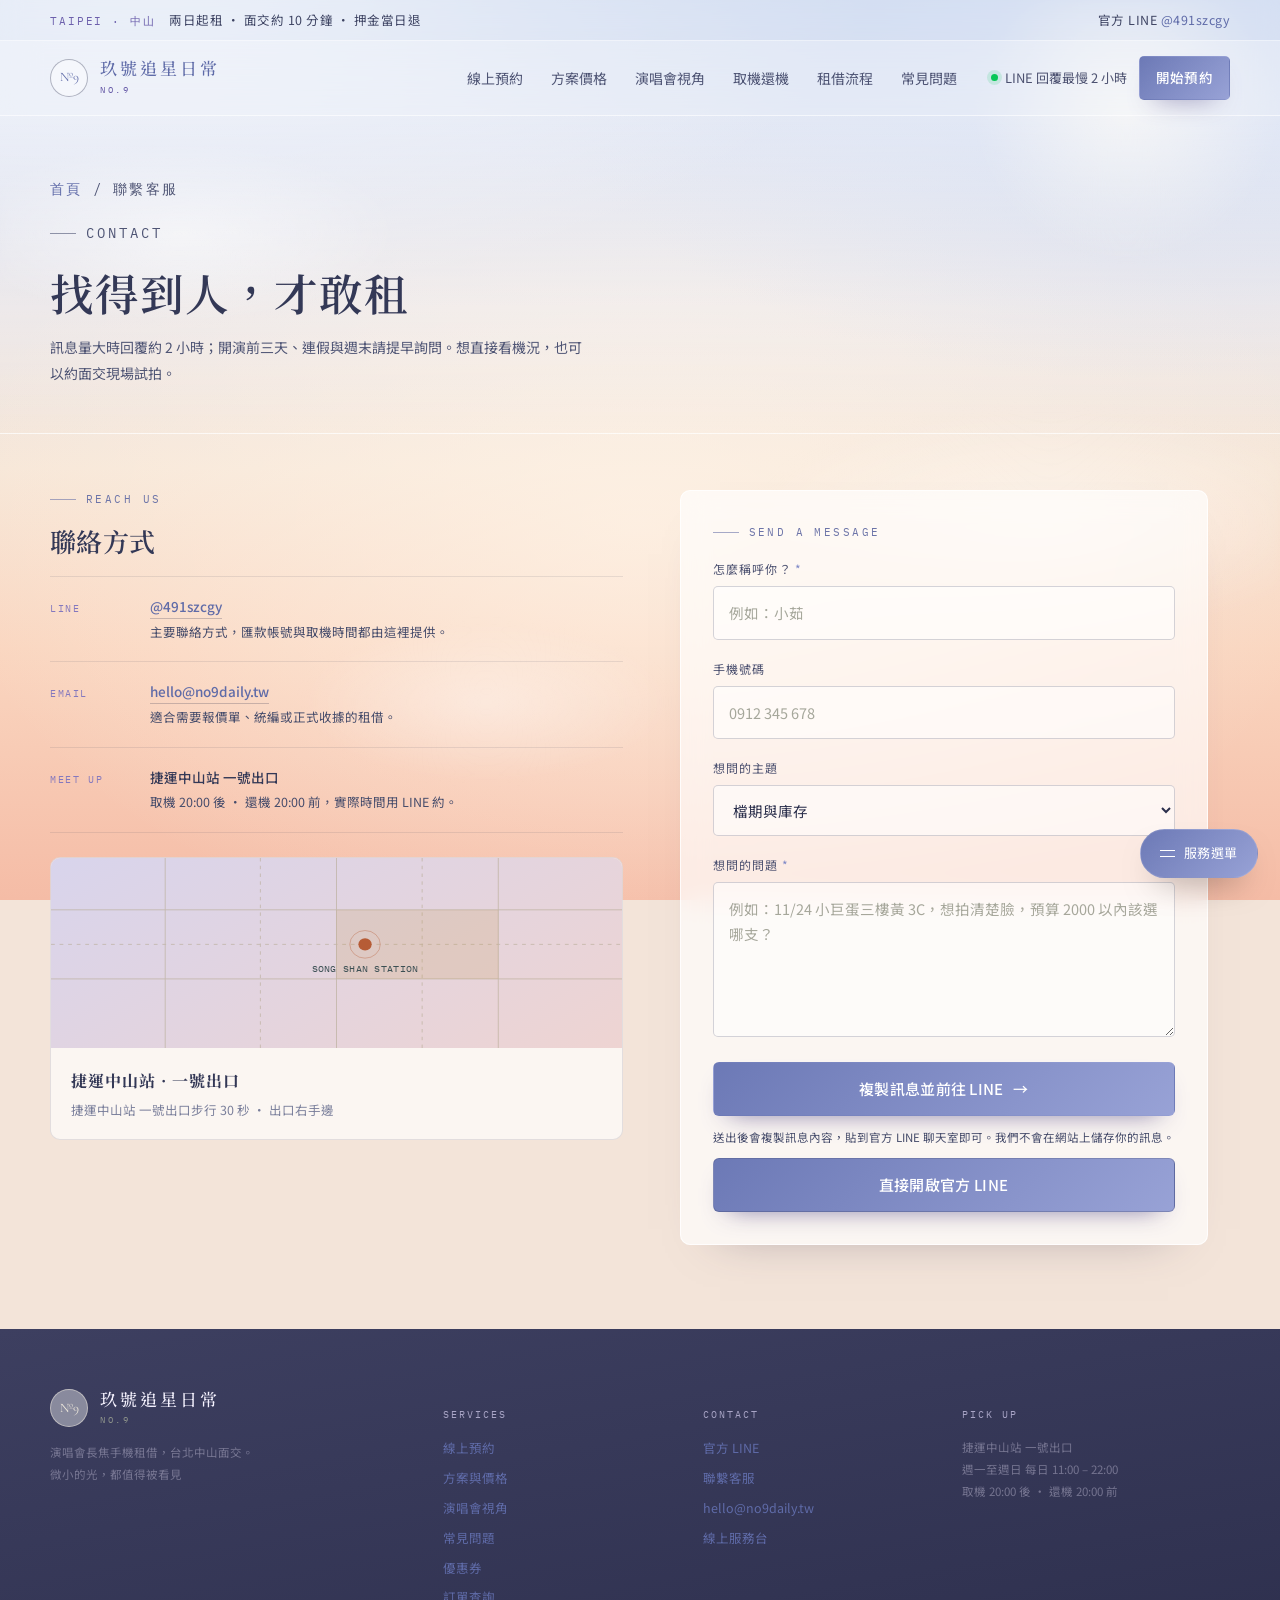
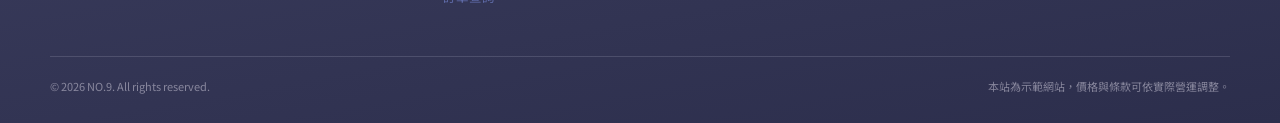
<file: contact.html>
<!doctype html>
<html lang="zh-Hant">
<head>
<meta charset="utf-8">
<meta name="viewport" content="width=device-width,initial-scale=1">
<title>聯繫客服｜玖號追星日常 NO.9</title>
<meta name="description" content="玖號追星日常客服：官方 LINE、Email、面交地點與服務時間。檔期、鏡頭與座位問題都歡迎詢問。">
<meta name="theme-color" content="#13262B">
<link rel="preconnect" href="https://fonts.googleapis.com">
<link rel="preconnect" href="https://fonts.gstatic.com" crossorigin>
<link href="https://fonts.googleapis.com/css2?family=Cormorant+Garamond:wght@400;500;600&family=IBM+Plex+Mono:wght@400;500&family=Noto+Sans+TC:wght@300;400;500;700&family=Noto+Serif+TC:wght@400;500;600;700&display=swap" rel="stylesheet">
<link rel="stylesheet" href="assets/css/style.css">
<link rel="icon" href="data:image/svg+xml,%3Csvg xmlns='http://www.w3.org/2000/svg' viewBox='0 0 64 64'%3E%3Crect width='64' height='64' rx='14' fill='%2313262B'/%3E%3Ctext x='32' y='42' font-family='Georgia,serif' font-size='26' fill='%23F2ECDF' text-anchor='middle'%3EN9%3C/text%3E%3C/svg%3E">
</head>
<body>

<div class="topbar">
  <div class="wrap">
    <div><span class="tag">TAIPEI · 中山</span>　兩日起租 · 面交約 10 分鐘 · 押金當日退</div>
    <div>官方 LINE <a href="#" data-line-link data-line-id>@491szcgy</a></div>
  </div>
</div>

<header class="site-header">
  <div class="wrap">
    <a class="brand" href="index.html" aria-label="玖號追星日常 首頁">
      <span class="brand-mark">Nº9</span>
      <span class="brand-txt"><strong data-brand>玖號追星日常</strong><span>NO.9</span></span>
    </a>
    <nav class="nav" aria-label="主選單">
      <a href="index.html#booking">線上預約</a>
      <a href="index.html#plans">方案價格</a>
      <a href="views.html">演唱會視角</a>
      <a href="index.html#handover">取機還機</a>
      <a href="index.html#flow">租借流程</a>
      <a href="faq.html">常見問題</a>
    </nav>
    <div class="header-cta">
      <span class="header-line"><i class="dot"></i>LINE 回覆最慢 2 小時</span>
      <a class="btn btn-sm" href="index.html#booking">開始預約</a>
      <button class="burger" type="button" aria-label="開啟選單" aria-expanded="false"><span style="display:block;width:16px;height:1px;background:#13262B;box-shadow:0 5px 0 #13262B,0 -5px 0 #13262B"></span></button>
    </div>
  </div>
</header>

<main>
<section class="page-hero">
  <div class="wrap">
    <p class="breadcrumb"><a href="index.html">首頁</a> / 聯繫客服</p>
    <p class="eyebrow">CONTACT</p>
    <h1>找得到人，才敢租</h1>
    <p>訊息量大時回覆約 2 小時；開演前三天、連假與週末請提早詢問。想直接看機況，也可以約面交現場試拍。</p>
  </div>
</section>
<section class="page-body">
  <div class="wrap">
    <div class="contact-grid">
      <div>
        <p class="eyebrow">REACH US</p>
        <h2 style="font-size:26px;margin:14px 0 18px">聯絡方式</h2>
        <ul class="info-list">
          <li><span class="k">LINE</span><div><b><a class="link-u" href="#" data-line-link data-line-id>@491szcgy</a></b><span>主要聯絡方式，匯款帳號與取機時間都由這裡提供。</span></div></li>

          <li><span class="k">EMAIL</span><div><b><a class="link-u" href="mailto:hello@491szcgy.tw" data-email>hello@491szcgy.tw</a></b><span>適合需要報價單、統編或正式收據的租借。</span></div></li>
          <li><span class="k">MEET UP</span><div><b data-meet>捷運中山站 一號出口</b><span>取機 20:00 後 · 還機 20:00 前，實際時間用 LINE 約。</span></div></li>
        </ul>
        <div class="map-card" style="margin-top:24px">
          <div class="art">
            <svg viewBox="0 0 600 220" preserveAspectRatio="none" aria-hidden="true">
              <g stroke="#B9AE99" stroke-width="1" opacity=".7"><path d="M0 60h600M0 140h600M120 0v220M300 0v220M470 0v220"/><path d="M0 100h600M220 0v220M390 0v220" stroke-dasharray="4 5"/></g>
              <rect x="300" y="60" width="170" height="80" fill="#C3954A" opacity=".18"/>
              <circle cx="330" cy="100" r="7" fill="#B65C36"/>
              <circle cx="330" cy="100" r="16" fill="none" stroke="#B65C36" opacity=".4"/>
              <text x="330" y="132" font-family="IBM Plex Mono,monospace" font-size="11" fill="#3B4F53" text-anchor="middle">SONG SHAN STATION</text>
            </svg>
          </div>
          <div class="txt"><b>捷運中山站 · 一號出口</b><p>捷運中山站 一號出口步行 30 秒 · 出口右手邊</p></div>
        </div>
      </div>
      <div class="lookup">
        <p class="eyebrow" style="margin-bottom:16px">SEND A MESSAGE</p>
        <form id="contactForm" novalidate>
          <div class="field"><label for="cName">怎麼稱呼你？<span class="req">*</span></label><input class="input" id="cName" type="text" placeholder="例如：小茹"></div>
          <div class="field"><label for="cPhone">手機號碼</label><input class="input" id="cPhone" type="tel" placeholder="0912 345 678"></div>
          <div class="field"><label for="cTopic">想問的主題</label>
            <select class="input" id="cTopic">
              <option>檔期與庫存</option>
              <option>機型與鏡頭建議</option>
              <option>訂單與匯款</option>
              <option>取機與郵寄</option>
              <option>其他</option>
            </select>
          </div>
          <div class="field"><label for="cMsg">想問的問題<span class="req">*</span></label><textarea class="input" id="cMsg" rows="5" placeholder="例如：11/24 小巨蛋三樓黃 3C，想拍清楚臉，預算 2000 以內該選哪支？"></textarea></div>
          <button class="btn btn-wide" type="submit">複製訊息並前往 LINE <span class="arr">→</span></button>
          <p class="hint-line" style="margin-top:12px">送出後會複製訊息內容，貼到官方 LINE 聊天室即可。我們不會在網站上儲存你的訊息。</p>
        </form>
        <a class="btn btn-line btn-wide" style="margin-top:10px" href="#" data-line-link>直接開啟官方 LINE</a>
      </div>
    </div>
  </div>
</section></main>

<footer class="site-footer">
  <div class="wrap">
    <div class="foot-grid">
      <div>
        <div class="brand" style="margin-bottom:14px">
          <span class="brand-mark" style="border-color:rgba(242,236,223,.5);color:#F2ECDF">Nº9</span>
          <span class="brand-txt"><strong>玖號追星日常</strong><span style="color:#8E948B">NO.9</span></span>
        </div>
        <p class="foot-note">演唱會長焦手機租借，台北中山面交。<br><span data-c="slogan">微小的光，都值得被看見</span></p>
      </div>
      <div>
        <h5>Services</h5>
        <ul class="foot-links">
          <li><a href="index.html#booking">線上預約</a></li>
          <li><a href="index.html#plans">方案與價格</a></li>
          <li><a href="views.html">演唱會視角</a></li>
          <li><a href="faq.html">常見問題</a></li>
          <li><a href="coupons.html">優惠券</a></li>
          <li><a href="order.html">訂單查詢</a></li>
        </ul>
      </div>
      <div>
        <h5>Contact</h5>
        <ul class="foot-links">
          <li><a href="#" data-line-link>官方 LINE</a></li>
          <li><a href="contact.html">聯繫客服</a></li>
          <li><a href="mailto:hello@491szcgy.tw" data-email>hello@491szcgy.tw</a></li>
          <li><a href="index.html#services">線上服務台</a></li>
        </ul>
      </div>
      <div>
        <h5>Pick up</h5>
        <p class="foot-note">捷運中山站 一號出口<br>週一至週日 <span data-hours>11:00 – 22:00</span><br>取機 20:00 後 · 還機 20:00 前</p>
      </div>
    </div>
    <div class="foot-bottom">
      <span>© 2026 NO.9. All rights reserved.</span>
      <span>本站為示範網站，價格與條款可依實際營運調整。</span>
    </div>
  </div>
</footer>

<div class="qm">
  <div class="qm-panel" role="menu" aria-label="快速服務">
    <div class="hd">QUICK SERVICE</div>
    <a href="index.html#booking" role="menuitem"><span class="ic">＋</span>線上預約</a>
    <a href="index.html#handover" role="menuitem"><span class="ic">◎</span>取機與還機</a>
    <a href="index.html#handover" role="menuitem"><span class="ic">⌖</span>門市地點</a>
    <a href="faq.html" role="menuitem"><span class="ic">?</span>Q&amp;A 常見問題</a>
    <a href="coupons.html" role="menuitem"><span class="ic">%</span>優惠券</a>
    <a href="order.html" role="menuitem"><span class="ic">#</span>訂單查詢</a>
    <a href="contact.html" role="menuitem"><span class="ic">✆</span>聯繫客服</a>
  </div>
  <button class="qm-btn" type="button" aria-expanded="false" aria-label="開啟服務選單"><span class="ic"></span><span class="lbl">服務選單</span></button>
</div>

<script src="assets/js/content.js"></script>
<script src="assets/js/config.js"></script>
<script src="assets/js/data.js"></script>
<script src="assets/js/app.js"></script>
<script src="assets/js/pages.js"></script>
</body>
</html>
</file>
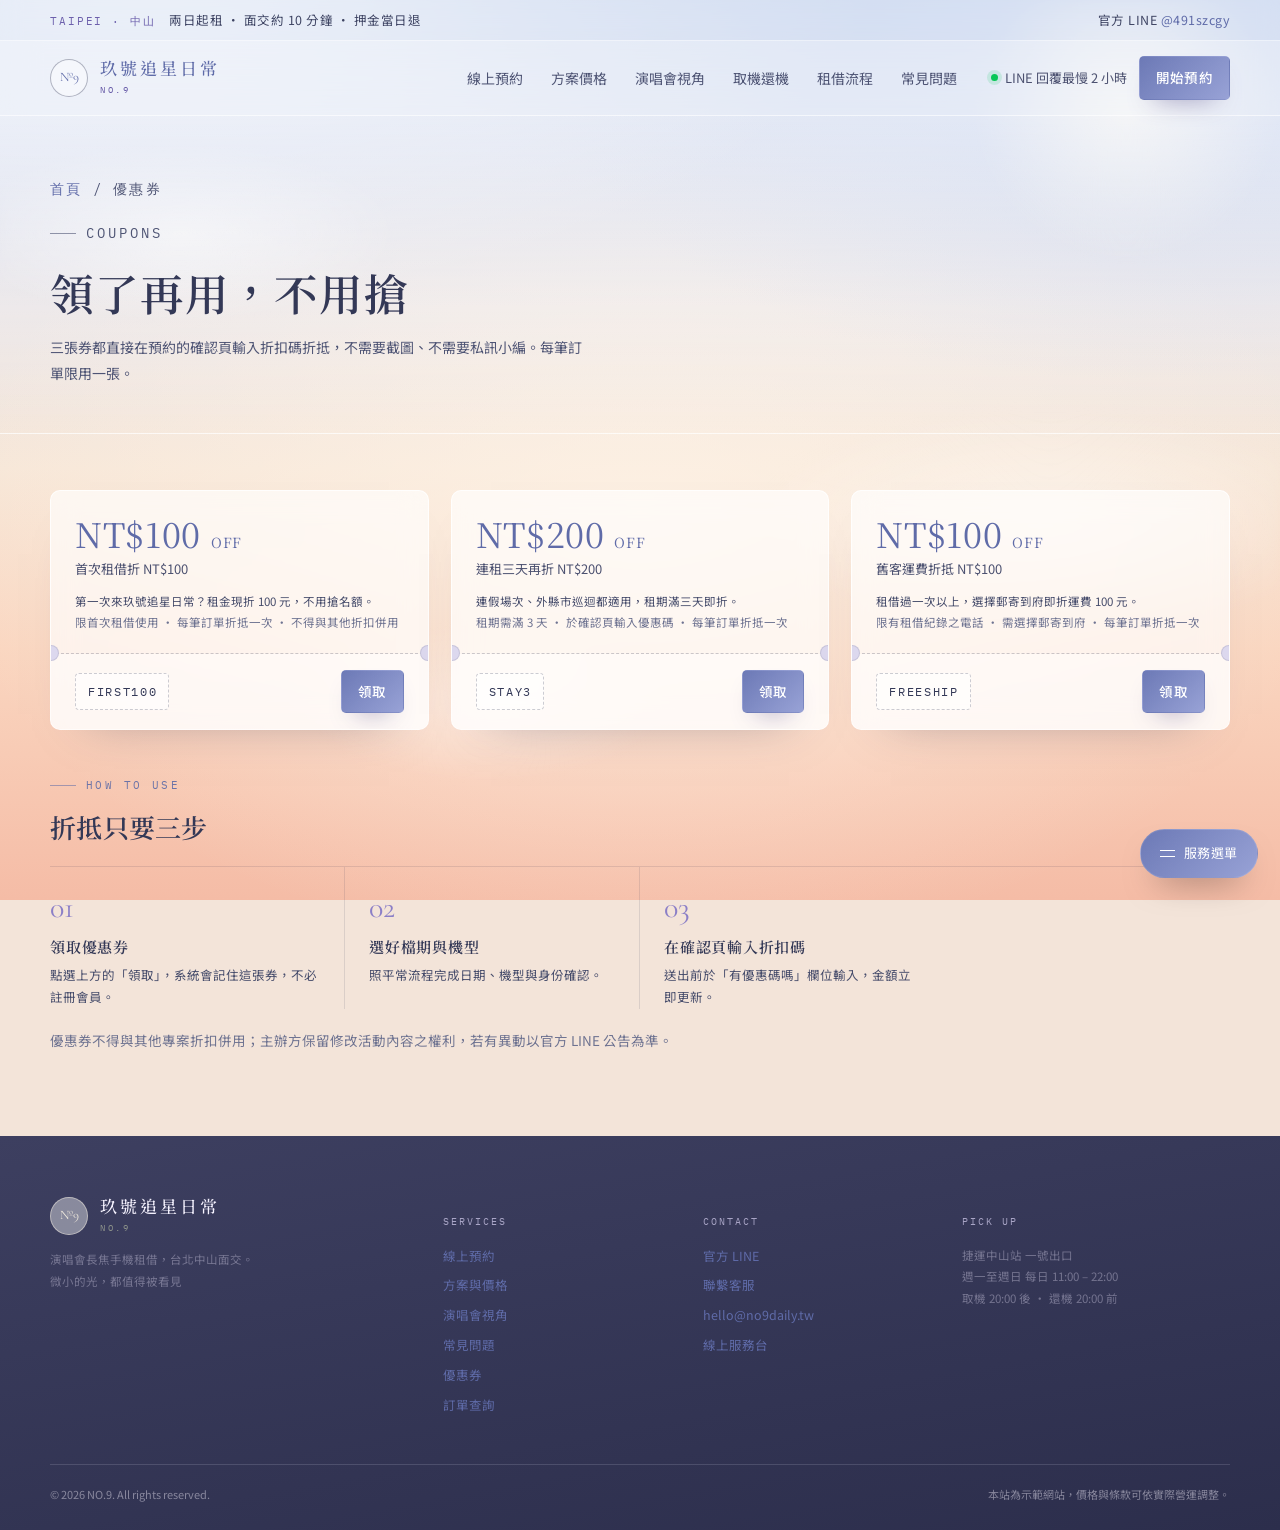
<file: coupons.html>
<!doctype html>
<html lang="zh-Hant">
<head>
<meta charset="utf-8">
<meta name="viewport" content="width=device-width,initial-scale=1">
<title>優惠券｜玖號追星日常 NO.9</title>
<meta name="description" content="首次租借折 100、連租三天折 200、舊客免運，三張優惠券可於線上預約時直接折抵。">
<meta name="theme-color" content="#13262B">
<link rel="preconnect" href="https://fonts.googleapis.com">
<link rel="preconnect" href="https://fonts.gstatic.com" crossorigin>
<link href="https://fonts.googleapis.com/css2?family=Cormorant+Garamond:wght@400;500;600&family=IBM+Plex+Mono:wght@400;500&family=Noto+Sans+TC:wght@300;400;500;700&family=Noto+Serif+TC:wght@400;500;600;700&display=swap" rel="stylesheet">
<link rel="stylesheet" href="assets/css/style.css">
<link rel="icon" href="data:image/svg+xml,%3Csvg xmlns='http://www.w3.org/2000/svg' viewBox='0 0 64 64'%3E%3Crect width='64' height='64' rx='14' fill='%2313262B'/%3E%3Ctext x='32' y='42' font-family='Georgia,serif' font-size='26' fill='%23F2ECDF' text-anchor='middle'%3EN9%3C/text%3E%3C/svg%3E">
</head>
<body>

<div class="topbar">
  <div class="wrap">
    <div><span class="tag">TAIPEI · 中山</span>　兩日起租 · 面交約 10 分鐘 · 押金當日退</div>
    <div>官方 LINE <a href="#" data-line-link data-line-id>@491szcgy</a></div>
  </div>
</div>

<header class="site-header">
  <div class="wrap">
    <a class="brand" href="index.html" aria-label="玖號追星日常 首頁">
      <span class="brand-mark">Nº9</span>
      <span class="brand-txt"><strong data-brand>玖號追星日常</strong><span>NO.9</span></span>
    </a>
    <nav class="nav" aria-label="主選單">
      <a href="index.html#booking">線上預約</a>
      <a href="index.html#plans">方案價格</a>
      <a href="views.html">演唱會視角</a>
      <a href="index.html#handover">取機還機</a>
      <a href="index.html#flow">租借流程</a>
      <a href="faq.html">常見問題</a>
    </nav>
    <div class="header-cta">
      <span class="header-line"><i class="dot"></i>LINE 回覆最慢 2 小時</span>
      <a class="btn btn-sm" href="index.html#booking">開始預約</a>
      <button class="burger" type="button" aria-label="開啟選單" aria-expanded="false"><span style="display:block;width:16px;height:1px;background:#13262B;box-shadow:0 5px 0 #13262B,0 -5px 0 #13262B"></span></button>
    </div>
  </div>
</header>

<main>
<section class="page-hero">
  <div class="wrap">
    <p class="breadcrumb"><a href="index.html">首頁</a> / 優惠券</p>
    <p class="eyebrow">COUPONS</p>
    <h1>領了再用，不用搶</h1>
    <p>三張券都直接在預約的確認頁輸入折扣碼折抵，不需要截圖、不需要私訊小編。每筆訂單限用一張。</p>
  </div>
</section>
<section class="page-body">
  <div class="wrap">
    <div class="coupon-grid" id="couponGrid"></div>
    <div style="margin-top:46px">
      <p class="eyebrow">HOW TO USE</p>
      <h2 style="font-size:26px;margin:14px 0 22px">折抵只要三步</h2>
      <ol class="flow" style="border-top:1px solid var(--line)">
        <li><div class="n">01</div><h4>領取優惠券</h4><p>點選上方的「領取」，系統會記住這張券，不必註冊會員。</p></li>
        <li><div class="n">02</div><h4>選好檔期與機型</h4><p>照平常流程完成日期、機型與身份確認。</p></li>
        <li><div class="n">03</div><h4>在確認頁輸入折扣碼</h4><p>送出前於「有優惠碼嗎」欄位輸入，金額立即更新。</p></li>
      </ol>
    </div>
    <p class="small muted" style="margin-top:20px">優惠券不得與其他專案折扣併用；主辦方保留修改活動內容之權利，若有異動以官方 LINE 公告為準。</p>
  </div>
</section></main>

<footer class="site-footer">
  <div class="wrap">
    <div class="foot-grid">
      <div>
        <div class="brand" style="margin-bottom:14px">
          <span class="brand-mark" style="border-color:rgba(242,236,223,.5);color:#F2ECDF">Nº9</span>
          <span class="brand-txt"><strong>玖號追星日常</strong><span style="color:#8E948B">NO.9</span></span>
        </div>
        <p class="foot-note">演唱會長焦手機租借，台北中山面交。<br><span data-c="slogan">微小的光，都值得被看見</span></p>
      </div>
      <div>
        <h5>Services</h5>
        <ul class="foot-links">
          <li><a href="index.html#booking">線上預約</a></li>
          <li><a href="index.html#plans">方案與價格</a></li>
          <li><a href="views.html">演唱會視角</a></li>
          <li><a href="faq.html">常見問題</a></li>
          <li><a href="coupons.html">優惠券</a></li>
          <li><a href="order.html">訂單查詢</a></li>
        </ul>
      </div>
      <div>
        <h5>Contact</h5>
        <ul class="foot-links">
          <li><a href="#" data-line-link>官方 LINE</a></li>
          <li><a href="contact.html">聯繫客服</a></li>
          <li><a href="mailto:hello@491szcgy.tw" data-email>hello@491szcgy.tw</a></li>
          <li><a href="index.html#services">線上服務台</a></li>
        </ul>
      </div>
      <div>
        <h5>Pick up</h5>
        <p class="foot-note">捷運中山站 一號出口<br>週一至週日 <span data-hours>11:00 – 22:00</span><br>取機 20:00 後 · 還機 20:00 前</p>
      </div>
    </div>
    <div class="foot-bottom">
      <span>© 2026 NO.9. All rights reserved.</span>
      <span>本站為示範網站，價格與條款可依實際營運調整。</span>
    </div>
  </div>
</footer>

<div class="qm">
  <div class="qm-panel" role="menu" aria-label="快速服務">
    <div class="hd">QUICK SERVICE</div>
    <a href="index.html#booking" role="menuitem"><span class="ic">＋</span>線上預約</a>
    <a href="index.html#handover" role="menuitem"><span class="ic">◎</span>取機與還機</a>
    <a href="index.html#handover" role="menuitem"><span class="ic">⌖</span>門市地點</a>
    <a href="faq.html" role="menuitem"><span class="ic">?</span>Q&amp;A 常見問題</a>
    <a href="coupons.html" role="menuitem"><span class="ic">%</span>優惠券</a>
    <a href="order.html" role="menuitem"><span class="ic">#</span>訂單查詢</a>
    <a href="contact.html" role="menuitem"><span class="ic">✆</span>聯繫客服</a>
  </div>
  <button class="qm-btn" type="button" aria-expanded="false" aria-label="開啟服務選單"><span class="ic"></span><span class="lbl">服務選單</span></button>
</div>

<script src="assets/js/content.js"></script>
<script src="assets/js/config.js"></script>
<script src="assets/js/data.js"></script>
<script src="assets/js/app.js"></script>
<script src="assets/js/pages.js"></script>
</body>
</html>
</file>
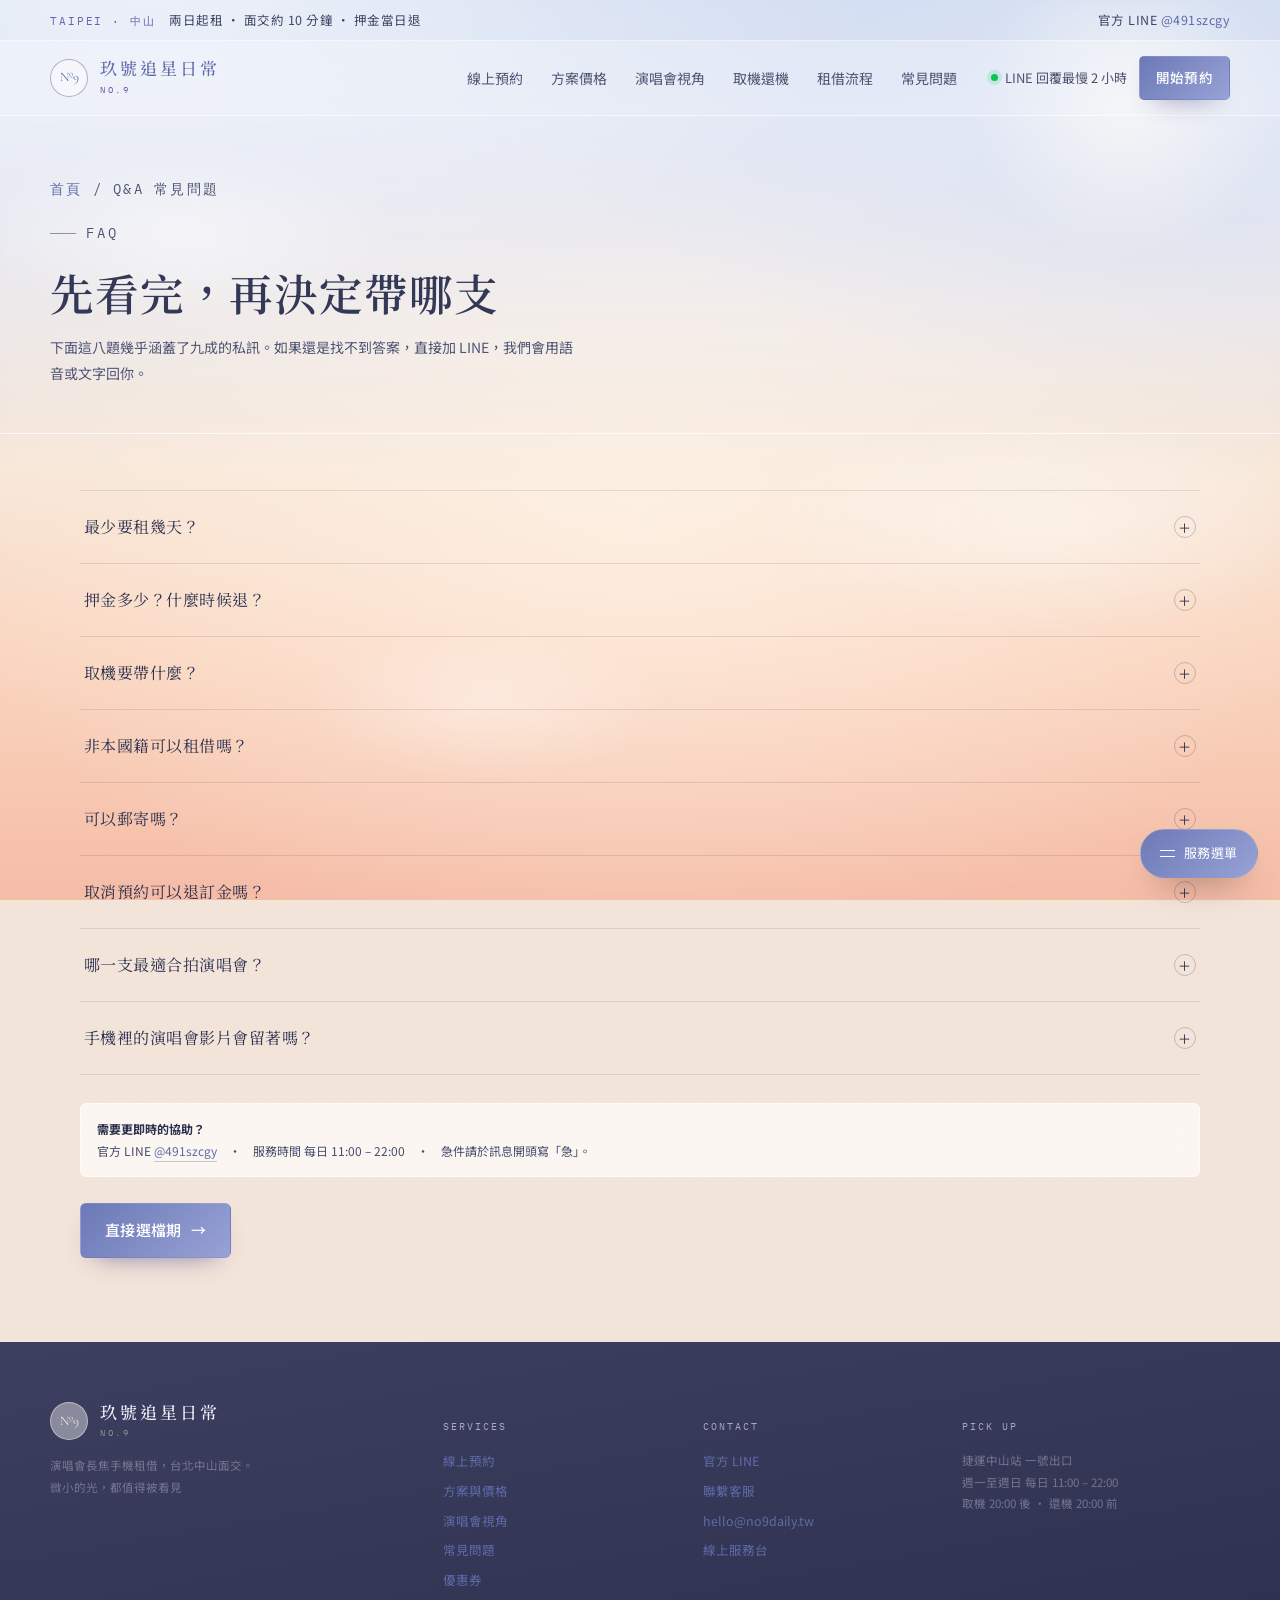
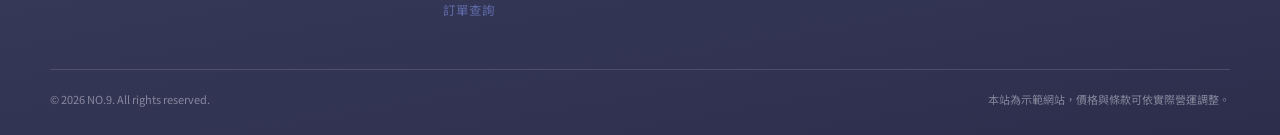
<file: faq.html>
<!doctype html>
<html lang="zh-Hant">
<head>
<meta charset="utf-8">
<meta name="viewport" content="width=device-width,initial-scale=1">
<title>Q&A 常見問題｜玖號追星日常 NO.9</title>
<meta name="description" content="租期、押金、取機證件、郵寄、取消退款與機型選擇，玖號追星日常最常被問到的八個問題一次回答。">
<meta name="theme-color" content="#13262B">
<link rel="preconnect" href="https://fonts.googleapis.com">
<link rel="preconnect" href="https://fonts.gstatic.com" crossorigin>
<link href="https://fonts.googleapis.com/css2?family=Cormorant+Garamond:wght@400;500;600&family=IBM+Plex+Mono:wght@400;500&family=Noto+Sans+TC:wght@300;400;500;700&family=Noto+Serif+TC:wght@400;500;600;700&display=swap" rel="stylesheet">
<link rel="stylesheet" href="assets/css/style.css">
<link rel="icon" href="data:image/svg+xml,%3Csvg xmlns='http://www.w3.org/2000/svg' viewBox='0 0 64 64'%3E%3Crect width='64' height='64' rx='14' fill='%2313262B'/%3E%3Ctext x='32' y='42' font-family='Georgia,serif' font-size='26' fill='%23F2ECDF' text-anchor='middle'%3EN9%3C/text%3E%3C/svg%3E">
</head>
<body>

<div class="topbar">
  <div class="wrap">
    <div><span class="tag">TAIPEI · 中山</span>　兩日起租 · 面交約 10 分鐘 · 押金當日退</div>
    <div>官方 LINE <a href="#" data-line-link data-line-id>@491szcgy</a></div>
  </div>
</div>

<header class="site-header">
  <div class="wrap">
    <a class="brand" href="index.html" aria-label="玖號追星日常 首頁">
      <span class="brand-mark">Nº9</span>
      <span class="brand-txt"><strong data-brand>玖號追星日常</strong><span>NO.9</span></span>
    </a>
    <nav class="nav" aria-label="主選單">
      <a href="index.html#booking">線上預約</a>
      <a href="index.html#plans">方案價格</a>
      <a href="views.html">演唱會視角</a>
      <a href="index.html#handover">取機還機</a>
      <a href="index.html#flow">租借流程</a>
      <a href="faq.html">常見問題</a>
    </nav>
    <div class="header-cta">
      <span class="header-line"><i class="dot"></i>LINE 回覆最慢 2 小時</span>
      <a class="btn btn-sm" href="index.html#booking">開始預約</a>
      <button class="burger" type="button" aria-label="開啟選單" aria-expanded="false"><span style="display:block;width:16px;height:1px;background:#13262B;box-shadow:0 5px 0 #13262B,0 -5px 0 #13262B"></span></button>
    </div>
  </div>
</header>

<main>
<section class="page-hero">
  <div class="wrap">
    <p class="breadcrumb"><a href="index.html">首頁</a> / Q&amp;A 常見問題</p>
    <p class="eyebrow">FAQ</p>
    <h1>先看完，再決定帶哪支</h1>
    <p>下面這八題幾乎涵蓋了九成的私訊。如果還是找不到答案，直接加 LINE，我們會用語音或文字回你。</p>
  </div>
</section>
<section class="page-body">
  <div class="wrap" style="max-width:1120px">
    <div class="faq" data-faq="99"></div>
    <div class="notice" style="margin-top:28px"><b>需要更即時的協助？</b><br>官方 LINE <a class="link-u" href="#" data-line-link data-line-id>@491szcgy</a>　·　服務時間 <span data-hours>11:00 – 22:00</span>　·　急件請於訊息開頭寫「急」。</div>
    <div style="margin-top:26px"><a class="btn" href="index.html#booking">直接選檔期 <span class="arr">→</span></a></div>
  </div>
</section></main>

<footer class="site-footer">
  <div class="wrap">
    <div class="foot-grid">
      <div>
        <div class="brand" style="margin-bottom:14px">
          <span class="brand-mark" style="border-color:rgba(242,236,223,.5);color:#F2ECDF">Nº9</span>
          <span class="brand-txt"><strong>玖號追星日常</strong><span style="color:#8E948B">NO.9</span></span>
        </div>
        <p class="foot-note">演唱會長焦手機租借，台北中山面交。<br><span data-c="slogan">微小的光，都值得被看見</span></p>
      </div>
      <div>
        <h5>Services</h5>
        <ul class="foot-links">
          <li><a href="index.html#booking">線上預約</a></li>
          <li><a href="index.html#plans">方案與價格</a></li>
          <li><a href="views.html">演唱會視角</a></li>
          <li><a href="faq.html">常見問題</a></li>
          <li><a href="coupons.html">優惠券</a></li>
          <li><a href="order.html">訂單查詢</a></li>
        </ul>
      </div>
      <div>
        <h5>Contact</h5>
        <ul class="foot-links">
          <li><a href="#" data-line-link>官方 LINE</a></li>
          <li><a href="contact.html">聯繫客服</a></li>
          <li><a href="mailto:hello@491szcgy.tw" data-email>hello@491szcgy.tw</a></li>
          <li><a href="index.html#services">線上服務台</a></li>
        </ul>
      </div>
      <div>
        <h5>Pick up</h5>
        <p class="foot-note">捷運中山站 一號出口<br>週一至週日 <span data-hours>11:00 – 22:00</span><br>取機 20:00 後 · 還機 20:00 前</p>
      </div>
    </div>
    <div class="foot-bottom">
      <span>© 2026 NO.9. All rights reserved.</span>
      <span>本站為示範網站，價格與條款可依實際營運調整。</span>
    </div>
  </div>
</footer>

<div class="qm">
  <div class="qm-panel" role="menu" aria-label="快速服務">
    <div class="hd">QUICK SERVICE</div>
    <a href="index.html#booking" role="menuitem"><span class="ic">＋</span>線上預約</a>
    <a href="index.html#handover" role="menuitem"><span class="ic">◎</span>取機與還機</a>
    <a href="index.html#handover" role="menuitem"><span class="ic">⌖</span>門市地點</a>
    <a href="faq.html" role="menuitem"><span class="ic">?</span>Q&amp;A 常見問題</a>
    <a href="coupons.html" role="menuitem"><span class="ic">%</span>優惠券</a>
    <a href="order.html" role="menuitem"><span class="ic">#</span>訂單查詢</a>
    <a href="contact.html" role="menuitem"><span class="ic">✆</span>聯繫客服</a>
  </div>
  <button class="qm-btn" type="button" aria-expanded="false" aria-label="開啟服務選單"><span class="ic"></span><span class="lbl">服務選單</span></button>
</div>

<script src="assets/js/content.js"></script>
<script src="assets/js/config.js"></script>
<script src="assets/js/data.js"></script>
<script src="assets/js/app.js"></script>
<script src="assets/js/pages.js"></script>
</body>
</html>
</file>
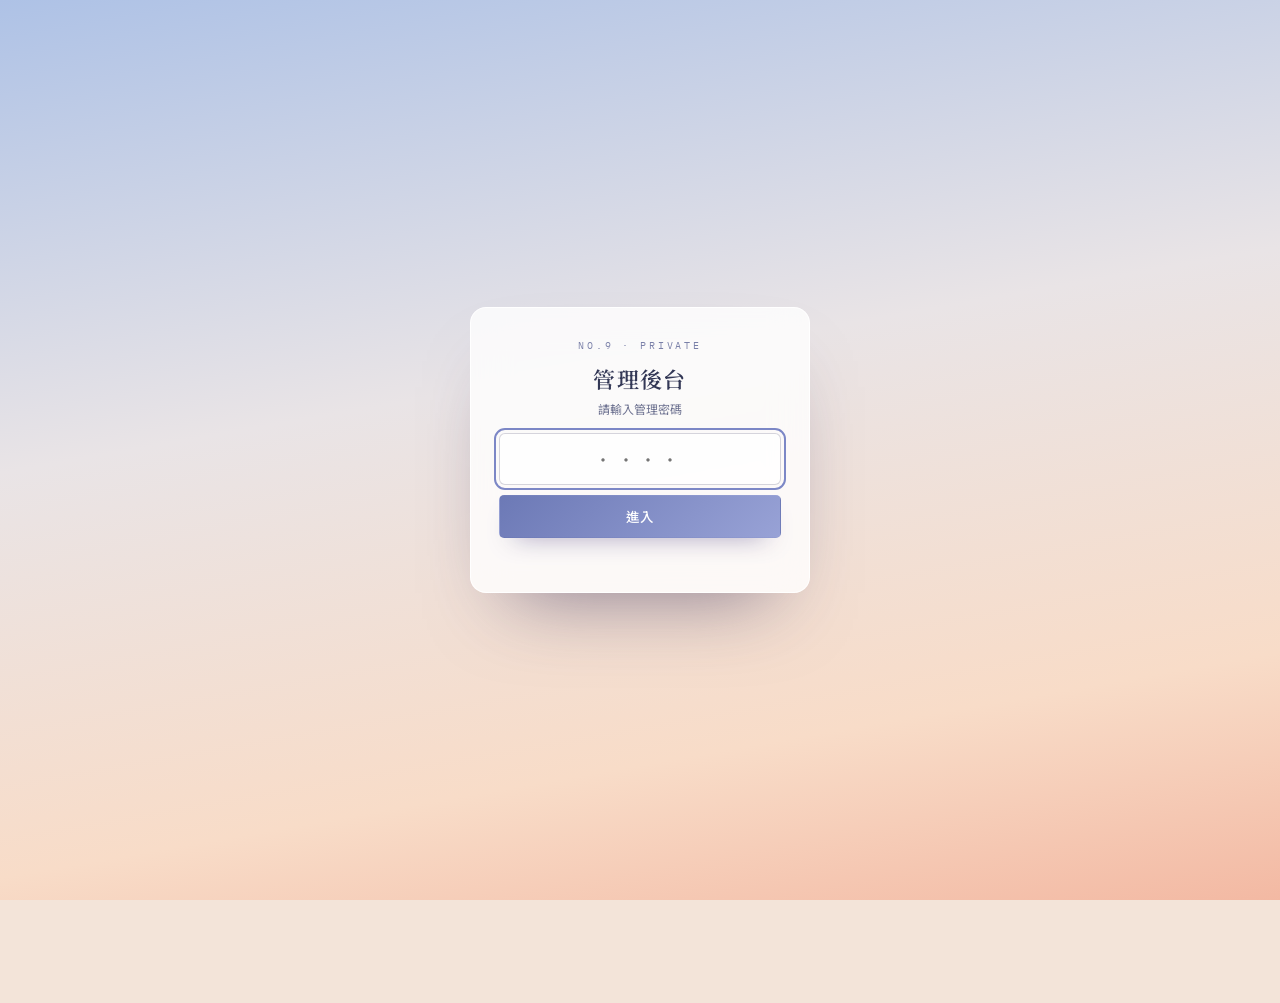
<file: manage-no9-x7k2.html>
<!doctype html>
<html lang="zh-Hant">
<head>
<meta charset="utf-8">
<meta name="viewport" content="width=device-width,initial-scale=1">
<title>NO.9 Console</title>
<meta name="robots" content="noindex">
<link rel="preconnect" href="https://fonts.googleapis.com">
<link href="https://fonts.googleapis.com/css2?family=IBM+Plex+Mono:wght@400;500&family=Noto+Sans+TC:wght@300;400;500;700&family=Noto+Serif+TC:wght@400;500;600&display=swap" rel="stylesheet">
<link rel="stylesheet" href="assets/css/style.css">
<style>
  body{padding-bottom:80px}
  .adm{width:min(100% - 40px,1040px);margin:0 auto}
  .adm-head{position:sticky;top:0;z-index:50;background:rgba(255,255,255,.82);backdrop-filter:blur(16px);border-bottom:1px solid rgba(46,49,85,.12)}
  .adm-head .adm{display:flex;align-items:center;gap:16px;padding:14px 0;flex-wrap:wrap}
  .adm-head h1{font-size:18px;letter-spacing:.08em}
  .adm-head .grow{flex:1}
  .adm-tabs{display:flex;gap:6px;flex-wrap:wrap;margin:18px 0 6px}
  .adm-tabs button{border:1px solid rgba(46,49,85,.18);background:rgba(255,255,255,.5);padding:7px 14px;border-radius:999px;font-size:12.5px}
  .adm-tabs button.on{background:#5F549F;color:#fff;border-color:#5F549F}
  .card{background:rgba(255,255,255,.72);border:1px solid rgba(255,255,255,.8);border-radius:12px;padding:24px;margin:14px 0;box-shadow:0 18px 40px -32px rgba(46,49,85,.5)}
  .card h2{font-size:17px;margin-bottom:4px}
  .card .sub{font-size:12px;color:#6F7393;margin-bottom:16px}
  .grid2{display:grid;grid-template-columns:1fr 1fr;gap:12px 16px}
  .f{display:flex;flex-direction:column;gap:5px;margin-bottom:10px}
  .f label{font-size:11.5px;color:#5A5E80;letter-spacing:.04em}
  .f input,.f textarea,.f select{width:100%;padding:9px 11px;border:1px solid rgba(46,49,85,.2);border-radius:6px;background:rgba(255,255,255,.75);font:inherit;font-size:13px;color:#2E3155}
  .f textarea{min-height:64px;resize:vertical}
  .f .hint{font-size:10.5px;color:#878BA8}
  .row-card{border:1px dashed rgba(46,49,85,.22);border-radius:8px;padding:14px;margin-bottom:12px;background:rgba(255,255,255,.4)}
  .row-head{display:flex;justify-content:space-between;align-items:center;margin-bottom:8px}
  .row-head b{font-size:13px}
  .mini{border:1px solid rgba(46,49,85,.2);background:transparent;border-radius:5px;padding:5px 10px;font-size:11.5px}
  .mini.del{color:#A8576B;border-color:rgba(168,87,107,.35)}
  .add{width:100%;border:1px dashed rgba(46,49,85,.3);background:transparent;border-radius:8px;padding:11px;font-size:12.5px;color:#5F549F}
  .savebar{position:fixed;left:0;right:0;bottom:0;z-index:60;background:rgba(255,255,255,.9);backdrop-filter:blur(14px);border-top:1px solid rgba(46,49,85,.12);padding:12px 0}
  .savebar .adm{display:flex;align-items:center;gap:10px;flex-wrap:wrap}
  .savebar .msg{font-size:12px;color:#5A5E80;flex:1}
  .thumb{width:56px;height:68px;object-fit:cover;border-radius:6px;border:1px solid rgba(46,49,85,.15);background:#EEEAF8}
  .m-thumb{display:flex;gap:10px;align-items:center}
  .stock-list{font-size:12px;color:#4F5378;margin-top:8px;line-height:1.9}
  .stock-list code{font-family:var(--mono);background:#EFEBFA;padding:1px 5px;border-radius:3px}
  @media(max-width:720px){.grid2{grid-template-columns:1fr}}
  .lock{position:fixed;inset:0;z-index:9999;display:flex;align-items:center;justify-content:center;padding:24px;
    background:linear-gradient(170deg,#AEC2E6,#E9E4E6 42%,#F8DCC8 78%,#F3B9A3);}
  .lock-card{width:min(100%,340px);background:rgba(255,255,255,.8);backdrop-filter:blur(18px);border:1px solid rgba(255,255,255,.9);
    border-radius:16px;padding:30px 28px;text-align:center;box-shadow:0 40px 80px -40px rgba(60,50,90,.6)}
  .lock-card .lk{font-family:var(--mono);font-size:9.5px;letter-spacing:.3em;color:#7A80A8}
  .lock-card h2{font-family:var(--serif);font-size:22px;margin:10px 0 4px;letter-spacing:.06em}
  .lock-card p{font-size:12px;color:#6E7391;margin-bottom:14px}
  .lock-card .f{margin-bottom:10px}
  .lock-card input{text-align:center;letter-spacing:.4em;font-size:16px;padding:11px}
  .lock-card .err{color:#C0705F;font-size:11.5px;min-height:16px;margin:8px 0 0}
  body.locked{overflow:hidden}
  body.locked .adm-head,body.locked .adm{visibility:hidden}
  .kpis{display:grid;grid-template-columns:repeat(4,1fr);gap:10px;margin:6px 0 12px}
  .kpi{background:rgba(255,255,255,.72);border:1px solid rgba(255,255,255,.9);border-radius:10px;padding:12px 14px}
  .kpi .k{font-family:var(--mono);font-size:9px;letter-spacing:.18em;color:#7A80A0}
  .kpi b{display:block;font-family:var(--serif);font-size:21px;letter-spacing:.02em;margin-top:4px}
  .pbar{height:8px;border-radius:99px;background:rgba(43,47,76,.1);overflow:hidden;margin:6px 0 8px}
  .pbar i{display:block;height:100%;background:linear-gradient(90deg,#6C79B6,#E0A18A)}
  .crm-note{width:100%;min-height:38px;border:1px solid rgba(43,47,76,.2);border-radius:6px;padding:7px 9px;font:inherit;font-size:12px;background:rgba(255,255,255,.8)}
  table.crm{width:100%;border-collapse:collapse;font-size:12px}
  table.crm th{text-align:left;font-size:10.5px;letter-spacing:.06em;color:#6C7090;font-weight:500;padding:7px 8px;border-bottom:1px solid rgba(43,47,76,.12)}
  table.crm td{padding:8px;border-bottom:1px solid rgba(43,47,76,.07);vertical-align:top}
  table.crm tr:hover td{background:rgba(255,255,255,.5)}
  @media(max-width:860px){.kpis{grid-template-columns:1fr 1fr}table.crm th:nth-child(4),table.crm td:nth-child(4){display:none}}
</style>
</head>
<body class="locked">

<div class="lock" id="lock">
  <div class="lock-card">
    <div class="lk">NO.9 · PRIVATE</div>
    <h2>管理後台</h2>
    <p>請輸入管理密碼</p>
    <div class="f"><input id="lockCode" type="password" inputmode="numeric" autocomplete="off" placeholder="••••"></div>
    <button class="btn btn-sm" id="lockGo" type="button" style="width:100%">進入</button>
    <p class="err" id="lockErr"></p>
  </div>
</div>

<div class="adm-head">
  <div class="adm">
    <a class="brand" href="index.html" style="flex:0 0 auto">
      <span class="brand-mark" style="width:34px;height:34px;font-size:14px">Nº9</span>
      <span class="brand-txt"><strong style="font-size:15px">Console</strong><span>NO.9</span></span>
    </a>
    <div class="grow"></div>
    <a class="btn btn-sm btn-line" href="index.html" target="_blank">預覽網站</a>
  </div>
</div>

<div class="adm">
  <div class="adm-tabs" id="tabs">
    <button data-tab="basic" class="on">品牌與聯絡</button>
    <button data-tab="texts">首頁文字</button>
    <button data-tab="models">機型與價格</button>
    <button data-tab="stock">檔期庫存</button>
    <button data-tab="faq">常見問題</button>
    <button data-tab="coupons">優惠券</button>
    <button data-tab="views">演唱會視角</button>
    <button data-tab="crm">顧客與成本</button>
  </div>

  <section class="card" data-panel="basic">
    <h2>品牌與聯絡</h2>
    <p class="sub">改這裡，全站頁首、頁尾、LINE 按鈕會一起更新。</p>
    <div class="grid2">
      <div class="f"><label>品牌名稱</label><input data-k="brand"></div>
      <div class="f"><label>英文縮寫</label><input data-k="brandEn"></div>
      <div class="f"><label>LINE 基本 ID</label><input data-k="lineId" placeholder="@491szcgy"></div>
      <div class="f"><label>LINE 加入好友網址</label><input data-k="lineUrl"><span class="hint">https://line.me/R/ti/p/@你的ID</span></div>
      <div class="f"><label>Email</label><input data-k="email"></div>
      <div class="f"><label>面交地點</label><input data-k="meetPoint"></div>
      <div class="f"><label>服務時間</label><input data-k="hours"></div>
      <div class="f"><label>郵寄運費（元）</label><input data-k="shippingFee" type="number"></div>
      <div class="f"><label>訂金（元）</label><input data-k="depositNow" type="number"></div>
    </div>
  </section>

  <section class="card" data-panel="texts" hidden>
    <h2>首頁文字</h2>
    <p class="sub">主視覺、標語與方案說明，改完按下方儲存就會即時生效。</p>
    <div class="f"><label>主標題</label><textarea data-k="heroTitle"></textarea></div>
    <div class="f"><label>副標題</label><textarea data-k="heroLede"></textarea></div>
    <div class="f"><label>上方小字（英文）</label><input data-k="kicker"></div>
    <div class="f"><label>主視覺壓字</label><input data-k="heroQuote"></div>
    <div class="f"><label>頁尾標語</label><input data-k="slogan"></div>
    <div class="f"><label>方案下方說明</label><textarea data-k="plansNote"></textarea></div>
  </section>

  <section class="card" data-panel="models" hidden>
    <h2>機型與價格</h2>
    <p class="sub">可新增、刪除機型，修改價格、押金、庫存與圖片。圖片建議正方形或 3:4，會自動裁切填滿。</p>
    <div id="modelList"></div>
    <button class="add" id="addModel" type="button">＋ 新增機型</button>
  </section>

  <section class="card" data-panel="stock" hidden>
    <h2>檔期庫存</h2>
    <p class="sub">系統會自動用「機型庫存 − 已成立預約」計算；你也可以針對某段日期手動指定台數，手動設定優先。</p>
    <div class="grid2">
      <div class="f"><label>機型</label><select id="stockModel"></select></div>
      <div class="f"><label>庫存台數</label><input id="stockQty" type="number" min="0" value="0"></div>
      <div class="f"><label>開始日期</label><input id="stockFrom" type="date"></div>
      <div class="f"><label>結束日期</label><input id="stockTo" type="date"></div>
    </div>
    <button class="btn btn-sm" id="applyStock" type="button">套用到這段日期</button>
    <div class="stock-list" id="stockList"></div>
  </section>

  <section class="card" data-panel="faq" hidden>
    <h2>常見問題</h2>
    <p class="sub">首頁顯示前 6 題，Q&amp;A 頁顯示全部。可自由新增、修改、刪除。</p>
    <div id="faqList"></div>
    <button class="add" id="addFaq" type="button">＋ 新增問題</button>
  </section>

  <section class="card" data-panel="coupons" hidden>
    <h2>優惠券</h2>
    <p class="sub">折扣碼可自由設定，客人在確認頁輸入即可折抵。</p>
    <div id="couponList"></div>
    <button class="add" id="addCoupon" type="button">＋ 新增優惠券</button>
  </section>

  <section class="card" data-panel="views" hidden>
    <h2>演唱會視角</h2>
    <p class="sub">新增一段座位實拍：貼上 YouTube 網址就會自動抓縮圖。留空的話卡片會顯示「影片準備中」。</p>
    <div id="viewList"></div>
    <button class="add" id="addView" type="button">＋ 新增視角</button>
  </section>

  <section class="card" data-panel="crm" hidden>
    <h2>顧客與成本</h2>
    <p class="sub">顧客名單來自這台裝置的預約紀錄；成本設定用來計算回本進度。</p>
    <div id="crmDash"></div>
    <div id="crmCost"></div>
    <h3 style="font-size:15px;margin:26px 0 4px">顧客名單</h3>
    <p class="sub" style="margin-bottom:10px">同一支手機的多次預約會合併成一列，備註存在 content 裡，下載上傳後所有裝置都看得到。</p>
    <div class="f" style="max-width:280px"><input id="crmSearch" placeholder="搜尋姓名／電話／LINE"></div>
    <div id="crmList"></div>
  </section>

  <div class="notice" style="margin:18px 0 90px">
    <b>兩種儲存方式：</b><br>
    ① 按下方「儲存並預覽」→ 只在你這台電腦／手機生效，適合先看效果。<br>
    ② 按「下載 content.js」→ 上傳到 GitHub 的 <code>assets/js/content.js</code> 覆蓋 → 所有客人才會看到新內容。
  </div>
</div>

<div class="savebar">
  <div class="adm">
    <button class="btn btn-sm" id="saveBtn" type="button">儲存並預覽</button>
    <button class="btn btn-sm btn-line" id="downloadBtn" type="button">下載 content.js</button>
    <button class="btn btn-sm btn-line" id="resetBtn" type="button">還原預設</button>
    <span class="msg" id="msg">修改後記得儲存</span>
  </div>
</div>

<script src="assets/js/content.js"></script>
<script src="assets/js/admin.js"></script>
</body>
</html>
</file>
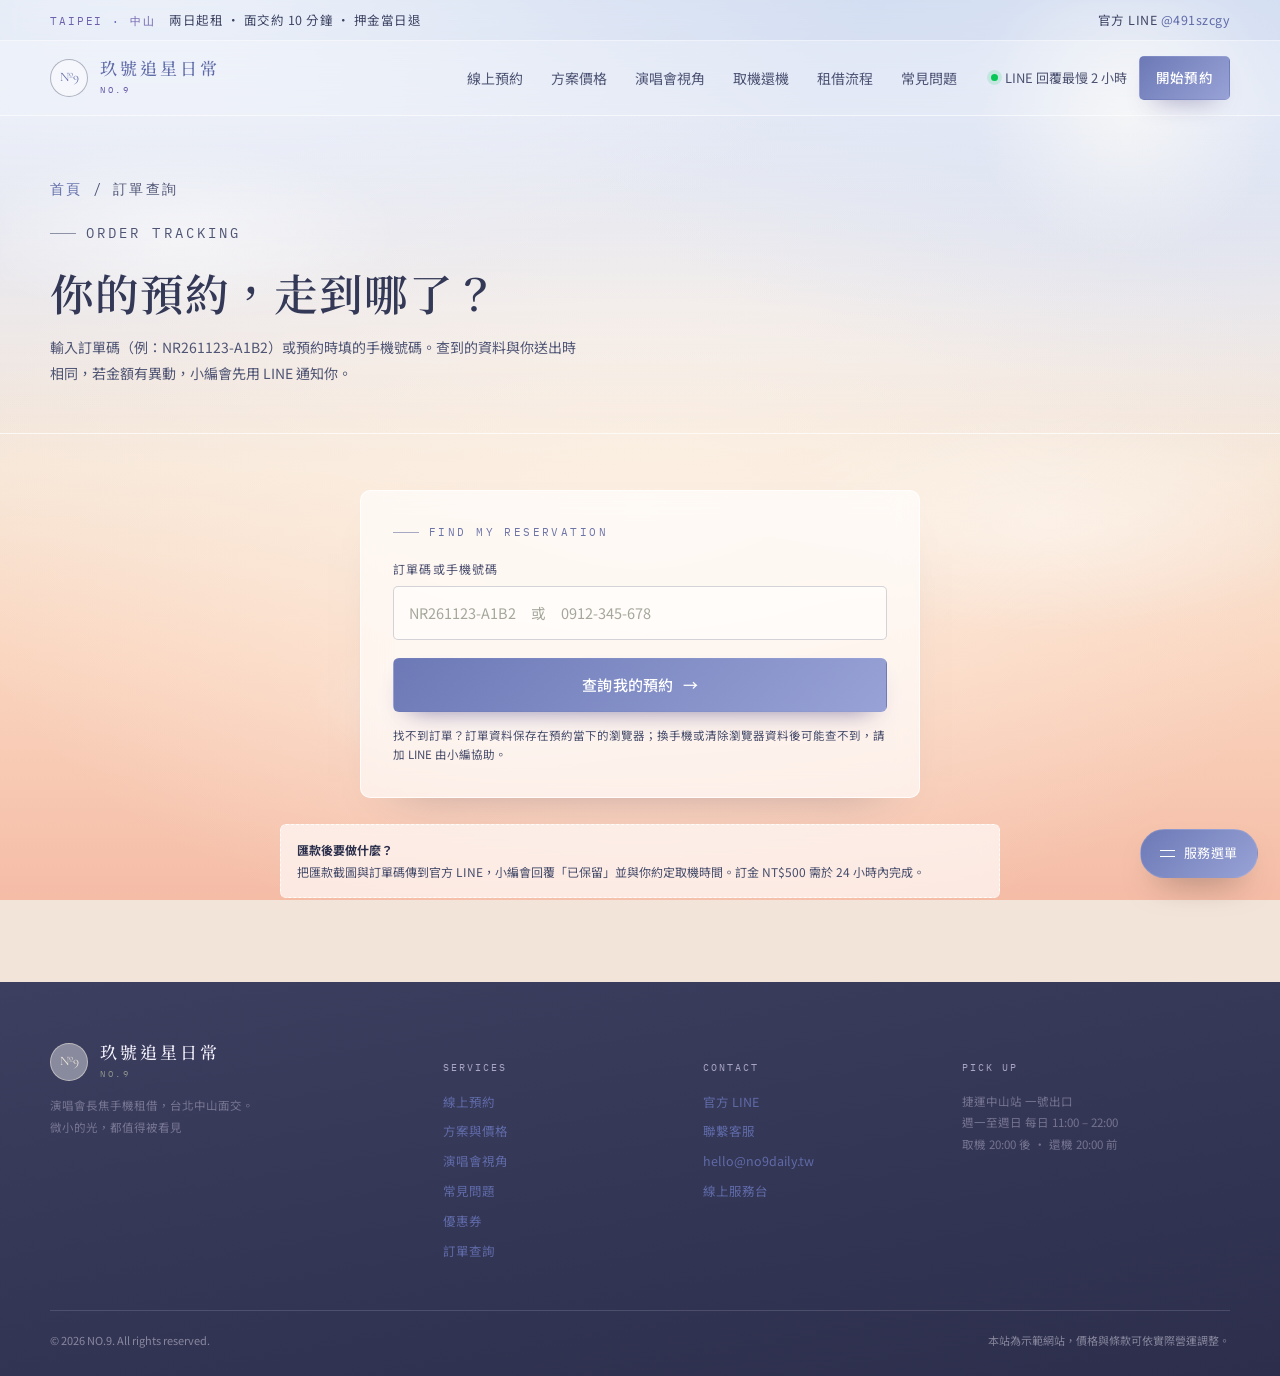
<file: order.html>
<!doctype html>
<html lang="zh-Hant">
<head>
<meta charset="utf-8">
<meta name="viewport" content="width=device-width,initial-scale=1">
<title>訂單查詢｜玖號追星日常 NO.9</title>
<meta name="description" content="輸入訂單碼或預約時填寫的手機號碼，即可查看租期、機型、金額與目前處理進度。">
<meta name="theme-color" content="#13262B">
<link rel="preconnect" href="https://fonts.googleapis.com">
<link rel="preconnect" href="https://fonts.gstatic.com" crossorigin>
<link href="https://fonts.googleapis.com/css2?family=Cormorant+Garamond:wght@400;500;600&family=IBM+Plex+Mono:wght@400;500&family=Noto+Sans+TC:wght@300;400;500;700&family=Noto+Serif+TC:wght@400;500;600;700&display=swap" rel="stylesheet">
<link rel="stylesheet" href="assets/css/style.css">
<link rel="icon" href="data:image/svg+xml,%3Csvg xmlns='http://www.w3.org/2000/svg' viewBox='0 0 64 64'%3E%3Crect width='64' height='64' rx='14' fill='%2313262B'/%3E%3Ctext x='32' y='42' font-family='Georgia,serif' font-size='26' fill='%23F2ECDF' text-anchor='middle'%3EN9%3C/text%3E%3C/svg%3E">
</head>
<body>

<div class="topbar">
  <div class="wrap">
    <div><span class="tag">TAIPEI · 中山</span>　兩日起租 · 面交約 10 分鐘 · 押金當日退</div>
    <div>官方 LINE <a href="#" data-line-link data-line-id>@491szcgy</a></div>
  </div>
</div>

<header class="site-header">
  <div class="wrap">
    <a class="brand" href="index.html" aria-label="玖號追星日常 首頁">
      <span class="brand-mark">Nº9</span>
      <span class="brand-txt"><strong data-brand>玖號追星日常</strong><span>NO.9</span></span>
    </a>
    <nav class="nav" aria-label="主選單">
      <a href="index.html#booking">線上預約</a>
      <a href="index.html#plans">方案價格</a>
      <a href="views.html">演唱會視角</a>
      <a href="index.html#handover">取機還機</a>
      <a href="index.html#flow">租借流程</a>
      <a href="faq.html">常見問題</a>
    </nav>
    <div class="header-cta">
      <span class="header-line"><i class="dot"></i>LINE 回覆最慢 2 小時</span>
      <a class="btn btn-sm" href="index.html#booking">開始預約</a>
      <button class="burger" type="button" aria-label="開啟選單" aria-expanded="false"><span style="display:block;width:16px;height:1px;background:#13262B;box-shadow:0 5px 0 #13262B,0 -5px 0 #13262B"></span></button>
    </div>
  </div>
</header>

<main>
<section class="page-hero">
  <div class="wrap">
    <p class="breadcrumb"><a href="index.html">首頁</a> / 訂單查詢</p>
    <p class="eyebrow">ORDER TRACKING</p>
    <h1>你的預約，走到哪了？</h1>
    <p>輸入訂單碼（例：NR261123-A1B2）或預約時填的手機號碼。查到的資料與你送出時相同，若金額有異動，小編會先用 LINE 通知你。</p>
  </div>
</section>
<section class="page-body">
  <div class="wrap" style="max-width:720px">
    <div class="lookup">
      <p class="eyebrow" style="margin-bottom:16px">FIND MY RESERVATION</p>
      <form id="lookupForm" novalidate>
        <div class="field">
          <label for="lookupInput">訂單碼或手機號碼</label>
          <input class="input" id="lookupInput" type="text" placeholder="NR261123-A1B2　或　0912-345-678" autocomplete="off">
        </div>
        <button class="btn btn-wide" type="submit">查詢我的預約 <span class="arr">→</span></button>
      </form>
      <p class="hint-line" style="margin-top:14px">找不到訂單？訂單資料保存在預約當下的瀏覽器；換手機或清除瀏覽器資料後可能查不到，請加 LINE 由小編協助。</p>
    </div>
    <div id="lookupResult" aria-live="polite"></div>
    <div class="notice" style="margin-top:26px"><b>匯款後要做什麼？</b><br>把匯款截圖與訂單碼傳到官方 LINE，小編會回覆「已保留」並與你約定取機時間。訂金 NT$500 需於 24 小時內完成。</div>
  </div>
</section></main>

<footer class="site-footer">
  <div class="wrap">
    <div class="foot-grid">
      <div>
        <div class="brand" style="margin-bottom:14px">
          <span class="brand-mark" style="border-color:rgba(242,236,223,.5);color:#F2ECDF">Nº9</span>
          <span class="brand-txt"><strong>玖號追星日常</strong><span style="color:#8E948B">NO.9</span></span>
        </div>
        <p class="foot-note">演唱會長焦手機租借，台北中山面交。<br><span data-c="slogan">微小的光，都值得被看見</span></p>
      </div>
      <div>
        <h5>Services</h5>
        <ul class="foot-links">
          <li><a href="index.html#booking">線上預約</a></li>
          <li><a href="index.html#plans">方案與價格</a></li>
          <li><a href="views.html">演唱會視角</a></li>
          <li><a href="faq.html">常見問題</a></li>
          <li><a href="coupons.html">優惠券</a></li>
          <li><a href="order.html">訂單查詢</a></li>
        </ul>
      </div>
      <div>
        <h5>Contact</h5>
        <ul class="foot-links">
          <li><a href="#" data-line-link>官方 LINE</a></li>
          <li><a href="contact.html">聯繫客服</a></li>
          <li><a href="mailto:hello@491szcgy.tw" data-email>hello@491szcgy.tw</a></li>
          <li><a href="index.html#services">線上服務台</a></li>
        </ul>
      </div>
      <div>
        <h5>Pick up</h5>
        <p class="foot-note">捷運中山站 一號出口<br>週一至週日 <span data-hours>11:00 – 22:00</span><br>取機 20:00 後 · 還機 20:00 前</p>
      </div>
    </div>
    <div class="foot-bottom">
      <span>© 2026 NO.9. All rights reserved.</span>
      <span>本站為示範網站，價格與條款可依實際營運調整。</span>
    </div>
  </div>
</footer>

<div class="qm">
  <div class="qm-panel" role="menu" aria-label="快速服務">
    <div class="hd">QUICK SERVICE</div>
    <a href="index.html#booking" role="menuitem"><span class="ic">＋</span>線上預約</a>
    <a href="index.html#handover" role="menuitem"><span class="ic">◎</span>取機與還機</a>
    <a href="index.html#handover" role="menuitem"><span class="ic">⌖</span>門市地點</a>
    <a href="faq.html" role="menuitem"><span class="ic">?</span>Q&amp;A 常見問題</a>
    <a href="coupons.html" role="menuitem"><span class="ic">%</span>優惠券</a>
    <a href="order.html" role="menuitem"><span class="ic">#</span>訂單查詢</a>
    <a href="contact.html" role="menuitem"><span class="ic">✆</span>聯繫客服</a>
  </div>
  <button class="qm-btn" type="button" aria-expanded="false" aria-label="開啟服務選單"><span class="ic"></span><span class="lbl">服務選單</span></button>
</div>

<script src="assets/js/content.js"></script>
<script src="assets/js/config.js"></script>
<script src="assets/js/data.js"></script>
<script src="assets/js/app.js"></script>
<script src="assets/js/pages.js"></script>
</body>
</html>
</file>
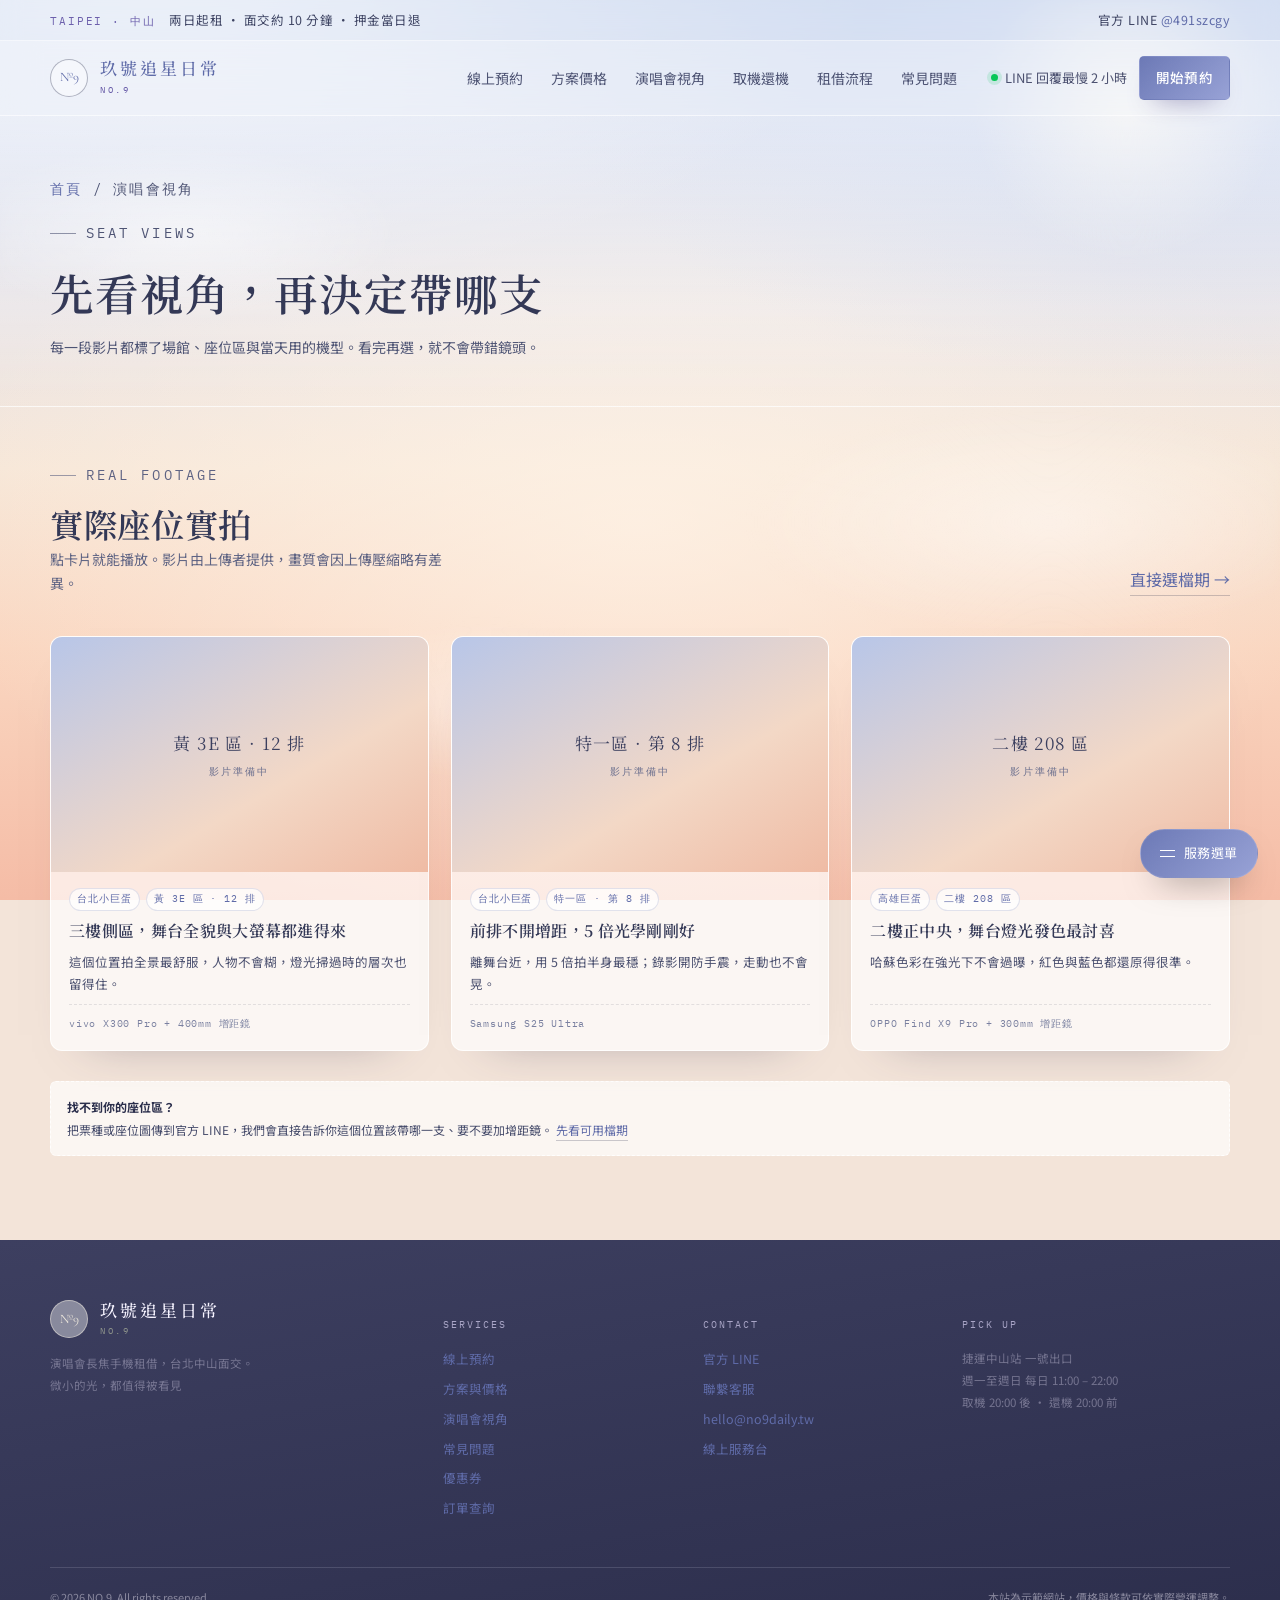
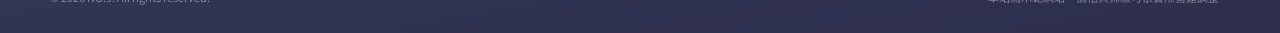
<file: views.html>
<!doctype html>
<html lang="zh-Hant">
<head>
<meta charset="utf-8">
<meta name="viewport" content="width=device-width,initial-scale=1">
<title>Q&A 常見問題｜玖號追星日常 NO.9</title>
<meta name="description" content="演唱會各座位區的實拍視角：台北小巨蛋、高雄巨蛋、北流，標明使用的機型與增距鏡，選機前先看畫面。">
<meta name="theme-color" content="#13262B">
<link rel="preconnect" href="https://fonts.googleapis.com">
<link rel="preconnect" href="https://fonts.gstatic.com" crossorigin>
<link href="https://fonts.googleapis.com/css2?family=Cormorant+Garamond:wght@400;500;600&family=IBM+Plex+Mono:wght@400;500&family=Noto+Sans+TC:wght@300;400;500;700&family=Noto+Serif+TC:wght@400;500;600;700&display=swap" rel="stylesheet">
<link rel="stylesheet" href="assets/css/style.css">
<link rel="icon" href="data:image/svg+xml,%3Csvg xmlns='http://www.w3.org/2000/svg' viewBox='0 0 64 64'%3E%3Crect width='64' height='64' rx='14' fill='%2313262B'/%3E%3Ctext x='32' y='42' font-family='Georgia,serif' font-size='26' fill='%23F2ECDF' text-anchor='middle'%3EN9%3C/text%3E%3C/svg%3E">
</head>
<body>

<div class="topbar">
  <div class="wrap">
    <div><span class="tag">TAIPEI · 中山</span>　兩日起租 · 面交約 10 分鐘 · 押金當日退</div>
    <div>官方 LINE <a href="#" data-line-link data-line-id>@491szcgy</a></div>
  </div>
</div>

<header class="site-header">
  <div class="wrap">
    <a class="brand" href="index.html" aria-label="玖號追星日常 首頁">
      <span class="brand-mark">Nº9</span>
      <span class="brand-txt"><strong data-brand>玖號追星日常</strong><span>NO.9</span></span>
    </a>
    <nav class="nav" aria-label="主選單">
      <a href="index.html#booking">線上預約</a>
      <a href="index.html#plans">方案價格</a>
      <a href="views.html" aria-current="page">演唱會視角</a>
      <a href="index.html#handover">取機還機</a>
      <a href="index.html#flow">租借流程</a>
      <a href="faq.html">常見問題</a>
    </nav>
    <div class="header-cta">
      <span class="header-line"><i class="dot"></i>LINE 回覆最慢 2 小時</span>
      <a class="btn btn-sm" href="index.html#booking">開始預約</a>
      <button class="burger" type="button" aria-label="開啟選單" aria-expanded="false"><span style="display:block;width:16px;height:1px;background:#13262B;box-shadow:0 5px 0 #13262B,0 -5px 0 #13262B"></span></button>
    </div>
  </div>
</header>

<main>
<section class="page-hero">
  <div class="wrap">
    <p class="breadcrumb"><a href="index.html">首頁</a> / 演唱會視角</p>
    <p class="eyebrow">SEAT VIEWS</p>
    <h1>先看視角，再決定帶哪支</h1>
    <p>每一段影片都標了場館、座位區與當天用的機型。看完再選，就不會帶錯鏡頭。</p>
  </div>
</section>
<section class="page-body">
  <div class="wrap">
    <div class="sec-head">
      <div>
        <p class="eyebrow">REAL FOOTAGE</p>
        <h2>實際座位實拍</h2>
        <p>點卡片就能播放。影片由上傳者提供，畫質會因上傳壓縮略有差異。</p>
      </div>
      <a class="link-u" href="index.html#booking">直接選檔期 →</a>
    </div>
    <div class="view-grid" data-views="99"></div>
    <div class="notice" style="margin-top:30px">
      <b>找不到你的座位區？</b><br>
      把票種或座位圖傳到官方 LINE，我們會直接告訴你這個位置該帶哪一支、要不要加增距鏡。
      <a class="link-u" href="index.html#booking">先看可用檔期</a>
    </div>
  </div>
</section></main>

<footer class="site-footer">
  <div class="wrap">
    <div class="foot-grid">
      <div>
        <div class="brand" style="margin-bottom:14px">
          <span class="brand-mark" style="border-color:rgba(242,236,223,.5);color:#F2ECDF">Nº9</span>
          <span class="brand-txt"><strong>玖號追星日常</strong><span style="color:#8E948B">NO.9</span></span>
        </div>
        <p class="foot-note">演唱會長焦手機租借，台北中山面交。<br><span data-c="slogan">微小的光，都值得被看見</span></p>
      </div>
      <div>
        <h5>Services</h5>
        <ul class="foot-links">
          <li><a href="index.html#booking">線上預約</a></li>
          <li><a href="index.html#plans">方案與價格</a></li>
          <li><a href="views.html">演唱會視角</a></li>
          <li><a href="faq.html">常見問題</a></li>
          <li><a href="coupons.html">優惠券</a></li>
          <li><a href="order.html">訂單查詢</a></li>
        </ul>
      </div>
      <div>
        <h5>Contact</h5>
        <ul class="foot-links">
          <li><a href="#" data-line-link>官方 LINE</a></li>
          <li><a href="contact.html">聯繫客服</a></li>
          <li><a href="mailto:hello@491szcgy.tw" data-email>hello@491szcgy.tw</a></li>
          <li><a href="index.html#services">線上服務台</a></li>
        </ul>
      </div>
      <div>
        <h5>Pick up</h5>
        <p class="foot-note">捷運中山站 一號出口<br>週一至週日 <span data-hours>11:00 – 22:00</span><br>取機 20:00 後 · 還機 20:00 前</p>
      </div>
    </div>
    <div class="foot-bottom">
      <span>© 2026 NO.9. All rights reserved.</span>
      <span>本站為示範網站，價格與條款可依實際營運調整。</span>
    </div>
  </div>
</footer>

<div class="qm">
  <div class="qm-panel" role="menu" aria-label="快速服務">
    <div class="hd">QUICK SERVICE</div>
    <a href="index.html#booking" role="menuitem"><span class="ic">＋</span>線上預約</a>
    <a href="index.html#handover" role="menuitem"><span class="ic">◎</span>取機與還機</a>
    <a href="index.html#handover" role="menuitem"><span class="ic">⌖</span>門市地點</a>
    <a href="faq.html" role="menuitem"><span class="ic">?</span>Q&amp;A 常見問題</a>
    <a href="coupons.html" role="menuitem"><span class="ic">%</span>優惠券</a>
    <a href="order.html" role="menuitem"><span class="ic">#</span>訂單查詢</a>
    <a href="contact.html" role="menuitem"><span class="ic">✆</span>聯繫客服</a>
  </div>
  <button class="qm-btn" type="button" aria-expanded="false" aria-label="開啟服務選單"><span class="ic"></span><span class="lbl">服務選單</span></button>
</div>

<script src="assets/js/content.js"></script>
<script src="assets/js/config.js"></script>
<script src="assets/js/data.js"></script>
<script src="assets/js/app.js"></script>
<script src="assets/js/pages.js"></script>
</body>
</html>
</file>
<file: assets/css/style.css>
/* =========================================================
   玖號鏡室 NO.9 LENS ROOM — site styles
   Aesthetic: warm paper, deep ink, terracotta, editorial rules
   ========================================================= */

:root{
  --paper:#F2ECDF;
  --paper-soft:#F9F5EB;
  --card:#FCFAF4;
  --ink:#13262B;
  --ink-2:#3B4F53;
  --muted:#6F7C7B;
  --line:rgba(19,38,43,.14);
  --line-strong:rgba(19,38,43,.30);
  --accent:#B65C36;
  --accent-deep:#964527;
  --accent-soft:#EAD3C3;
  --gold:#C3954A;
  --sage:#7E9488;
  --sage-soft:#DCE5DC;
  --danger:#9E4234;
  --ok:#55795F;
  --radius:10px;
  --maxw:1180px;
  --shadow:0 18px 40px -28px rgba(19,38,43,.45);
  --serif:"Noto Serif TC","Songti TC","PMingLiU",serif;
  --sans:"Noto Sans TC","PingFang TC","Microsoft JhengHei",sans-serif;
  --latin:"Cormorant Garamond","Noto Serif TC",serif;
  --mono:"IBM Plex Mono",ui-monospace,SFMono-Regular,Menlo,monospace;
}

*,*::before,*::after{box-sizing:border-box}
html{scroll-behavior:smooth}
body{
  margin:0;background:var(--paper);color:var(--ink);
  font-family:var(--sans);font-weight:400;line-height:1.75;
  font-size:16px;-webkit-font-smoothing:antialiased;
  background-image:
    radial-gradient(1200px 600px at 12% -10%, rgba(255,255,255,.55), transparent 60%),
    radial-gradient(900px 500px at 100% 0%, rgba(195,149,74,.10), transparent 55%);
}
body::after{
  content:"";position:fixed;inset:0;pointer-events:none;z-index:9000;opacity:.28;
  background-image:url("data:image/svg+xml;utf8,%3Csvg xmlns='http://www.w3.org/2000/svg' width='140' height='140'%3E%3Cfilter id='n'%3E%3CfeTurbulence type='fractalNoise' baseFrequency='.85' numOctaves='2' stitchTiles='stitch'/%3E%3CfeColorMatrix type='saturate' values='0'/%3E%3C/filter%3E%3Crect width='140' height='140' filter='url(%23n)' opacity='.20'/%3E%3C/svg%3E");
  mix-blend-mode:multiply;
}
img{max-width:100%;display:block}
a{color:inherit;text-decoration:none}
button{font:inherit;color:inherit;cursor:pointer}
::selection{background:var(--accent-soft);color:var(--ink)}
h1,h2,h3,h4{margin:0;font-family:var(--serif);font-weight:600;line-height:1.35;letter-spacing:.01em}
p{margin:0}
ul,ol{margin:0;padding:0;list-style:none}
:focus-visible{outline:2px solid var(--accent);outline-offset:3px}

.wrap{width:min(100% - 44px,var(--maxw));margin-inline:auto}
.eyebrow{
  font-family:var(--mono);font-size:11px;letter-spacing:.22em;text-transform:uppercase;
  color:var(--accent);display:flex;align-items:center;gap:10px;
}
.eyebrow::before{content:"";width:26px;height:1px;background:currentColor;opacity:.6}
.muted{color:var(--muted)}
.small{font-size:13.5px}
.tnum{font-variant-numeric:tabular-nums}

/* ---------- buttons ---------- */
.btn{
  display:inline-flex;align-items:center;justify-content:center;gap:9px;
  padding:13px 24px;border-radius:6px;border:1px solid transparent;
  font-size:15px;font-weight:500;letter-spacing:.02em;transition:.22s ease;
  background:var(--ink);color:#FBF7EC;
}
.btn:hover{background:#1E3A40;transform:translateY(-1px)}
.btn:disabled{background:#D8D2C4;color:#8B8B80;cursor:not-allowed;transform:none}
.btn-line{background:transparent;border-color:var(--line-strong);color:var(--ink)}
.btn-line:hover{background:rgba(19,38,43,.05)}
.btn-accent{background:var(--accent);color:#FFF8EE}
.btn-accent:hover{background:var(--accent-deep)}
.btn-sm{padding:9px 16px;font-size:13.5px;border-radius:5px}
.btn-wide{width:100%}
.btn .arr{transition:transform .22s ease}
.btn:hover .arr{transform:translateX(3px)}
.link-u{border-bottom:1px solid var(--line-strong);padding-bottom:2px}
.link-u:hover{border-color:var(--accent);color:var(--accent)}

/* ---------- top bar ---------- */
.topbar{background:var(--ink);color:#EFE8D8;font-size:12.5px;letter-spacing:.04em}
.topbar .wrap{display:flex;justify-content:space-between;align-items:center;gap:16px;padding:9px 0;flex-wrap:wrap}
.topbar .tag{font-family:var(--mono);font-size:10.5px;letter-spacing:.18em;color:var(--gold)}
.topbar a:hover{color:#fff}

/* ---------- header ---------- */
.site-header{position:sticky;top:0;z-index:800;background:rgba(242,236,223,.86);backdrop-filter:blur(14px);border-bottom:1px solid var(--line)}
.site-header .wrap{display:flex;align-items:center;gap:34px;height:74px}
.brand{display:flex;align-items:center;gap:12px;flex-shrink:0}
.brand-mark{width:38px;height:38px;border:1px solid var(--ink);border-radius:50%;display:grid;place-items:center;font-family:var(--latin);font-size:17px;letter-spacing:.02em}
.brand-txt strong{display:block;font-family:var(--serif);font-size:17px;letter-spacing:.14em;font-weight:600;line-height:1.2}
.brand-txt span{display:block;font-family:var(--mono);font-size:9px;letter-spacing:.24em;color:var(--muted);margin-top:3px}
.nav{display:flex;align-items:center;gap:28px;margin-left:auto;font-size:14px}
.nav a{position:relative;padding:6px 0;color:var(--ink-2)}
.nav a::after{content:"";position:absolute;left:0;bottom:0;width:0;height:1px;background:var(--accent);transition:.25s}
.nav a:hover{color:var(--ink)}
.nav a:hover::after{width:100%}
.header-cta{display:flex;align-items:center;gap:12px}
.header-line{display:inline-flex;align-items:center;gap:7px;font-size:13px;color:var(--ink-2)}
.header-line .dot{width:7px;height:7px;border-radius:50%;background:#06C755;box-shadow:0 0 0 4px rgba(6,199,85,.14)}
.burger{display:none;width:42px;height:42px;border:1px solid var(--line-strong);background:transparent;border-radius:5px;align-items:center;justify-content:center}

/* ---------- hero ---------- */
.hero{padding:64px 0 56px;border-bottom:1px solid var(--line)}
.hero .wrap{display:grid;grid-template-columns:1.08fr .92fr;gap:60px;align-items:center}
.hero h1{font-size:clamp(38px,4.4vw,60px);line-height:1.22;margin:22px 0 20px;letter-spacing:.005em}
.hero h1 em{font-style:normal;color:var(--accent)}
.hero .lede{max-width:31em;color:var(--ink-2);font-size:15.5px;line-height:1.95}
.hero-actions{display:flex;gap:12px;margin-top:30px;flex-wrap:wrap}
.hero-meta{display:flex;gap:26px;margin-top:38px;padding-top:22px;border-top:1px solid var(--line);flex-wrap:wrap}
.hero-meta div{font-size:12.5px;color:var(--muted);letter-spacing:.04em}
.hero-meta strong{display:block;font-family:var(--serif);font-size:17px;color:var(--ink);letter-spacing:.06em;margin-bottom:2px}

.stage{
  position:relative;aspect-ratio:4/4.35;border-radius:200px 200px 12px 12px;overflow:hidden;
  background:
    radial-gradient(70% 40% at 50% 108%, rgba(195,149,74,.55), transparent 62%),
    radial-gradient(60% 35% at 18% 8%, rgba(182,92,54,.30), transparent 60%),
    radial-gradient(80% 70% at 88% 0%, rgba(126,148,136,.25), transparent 65%),
    linear-gradient(170deg,#20383D 0%,#16292E 42%,#0E1C20 100%);
  box-shadow:0 40px 80px -50px rgba(14,28,32,.9);
  isolation:isolate;
}
.stage::before,.stage::after{content:"";position:absolute;inset:-20%;opacity:.55}
.stage::before{
  background:repeating-conic-gradient(from 190deg at 50% 118%, rgba(255,236,205,.16) 0deg 2.2deg, transparent 2.2deg 11deg);
  filter:blur(2px);mix-blend-mode:screen;transform-origin:50% 118%;animation:sway 18s ease-in-out infinite alternate;
}
.stage::after{
  background:radial-gradient(closest-side at 50% 100%, rgba(255,230,190,.5), transparent 72%);
  mix-blend-mode:screen;opacity:.5;
}
@keyframes sway{from{transform:rotate(-2.4deg)}to{transform:rotate(2.4deg)}}
.stage-inner{position:absolute;inset:0;display:flex;flex-direction:column;justify-content:space-between;padding:38px 34px;z-index:2}
.stage-top{display:flex;justify-content:space-between;align-items:flex-start;color:#EDE4D2}
.stage-top .latin{font-family:var(--latin);font-size:13px;letter-spacing:.34em;opacity:.8}
.stage-top .no{font-family:var(--latin);font-size:56px;line-height:.8;opacity:.5}
.stage-bottom{color:#F3EADA}
.stage-bottom .k{font-family:var(--mono);font-size:10px;letter-spacing:.24em;opacity:.62;margin-bottom:8px}
.stage-bottom .t{font-family:var(--serif);font-size:19px;letter-spacing:.08em;line-height:1.6;max-width:13em}
.stage-arc{position:absolute;left:50%;bottom:-6%;width:78%;aspect-ratio:1;transform:translateX(-50%);border:1px solid rgba(243,234,218,.22);border-radius:50%;z-index:1}
.stage-arc.b{width:56%;bottom:-2%;border-color:rgba(243,234,218,.14)}

/* ---------- ticker ---------- */
.ticker{border-bottom:1px solid var(--line);background:var(--paper-soft);overflow:hidden}
.ticker-track{display:flex;gap:0;width:max-content;animation:marquee 44s linear infinite}
.ticker span{font-family:var(--mono);font-size:11px;letter-spacing:.22em;color:var(--muted);padding:13px 26px;white-space:nowrap;border-right:1px solid var(--line)}
.ticker span b{color:var(--ink);font-weight:500}
@keyframes marquee{to{transform:translateX(-50%)}}

/* ---------- generic section ---------- */
section{position:relative}
section[id]{scroll-margin-top:86px}
.sec{padding:84px 0}
.sec-head{display:flex;justify-content:space-between;align-items:flex-end;gap:40px;margin-bottom:40px;flex-wrap:wrap}
.sec-head h2{font-size:clamp(27px,2.6vw,36px);margin-top:14px;letter-spacing:.02em}
.sec-head p{color:var(--muted);font-size:14px;max-width:29em}
.rule{height:1px;background:var(--line);margin:0}

.why{background:var(--paper-soft);border-block:1px solid var(--line);padding:56px 0}
.why-grid{display:grid;grid-template-columns:repeat(3,1fr);gap:0}
.why-grid > div{padding:6px 30px;border-left:1px solid var(--line)}
.why-grid > div:first-child{padding-left:0;border-left:0}
.why-grid .n{font-family:var(--latin);font-size:34px;color:var(--accent);line-height:1;margin-bottom:10px}
.why-grid h3{font-size:16.5px;margin-bottom:7px;letter-spacing:.05em}
.why-grid p{font-size:13.5px;color:var(--ink-2);line-height:1.85}

/* ---------- booking ---------- */
.booking{padding:76px 0 90px;background:linear-gradient(180deg,rgba(249,245,235,.7),rgba(242,236,223,0)),var(--paper)}
.desk{display:grid;grid-template-columns:1fr 300px;gap:34px;align-items:start}
.desk-main{min-width:0}

.steps{display:flex;align-items:center;gap:0;margin-bottom:26px;padding:16px 18px;background:var(--card);border:1px solid var(--line);border-radius:8px;overflow-x:auto;scrollbar-width:none}
.steps::-webkit-scrollbar{display:none}
.step{display:flex;align-items:center;gap:9px;flex:1;min-width:96px;color:var(--muted);font-size:12.5px;letter-spacing:.06em;position:relative}
.step .b{width:23px;height:23px;border-radius:50%;border:1px solid var(--line-strong);display:grid;place-items:center;font-family:var(--mono);font-size:10.5px;flex-shrink:0;transition:.25s}
.step::after{content:"";flex:1;height:1px;background:var(--line);margin-left:10px}
.step:last-child::after{display:none}
.step.active{color:var(--ink)}
.step.active .b{background:var(--ink);border-color:var(--ink);color:#FBF7EC}
.step.done{color:var(--ink-2)}
.step.done .b{background:var(--sage-soft);border-color:var(--sage);color:#33503F}
.step.done .b::before{content:"✓"}
.step.done .b span{display:none}

.panel{background:var(--card);border:1px solid var(--line);border-radius:10px;padding:34px 34px 30px;box-shadow:var(--shadow)}
.panel-head{margin-bottom:26px;padding-bottom:20px;border-bottom:1px solid var(--line)}
.panel-head .idx{font-family:var(--mono);font-size:10.5px;letter-spacing:.22em;color:var(--accent);margin-bottom:8px}
.panel-head h3{font-size:23px;letter-spacing:.03em}
.panel-head p{font-size:13px;color:var(--muted);margin-top:7px;line-height:1.8}
.panel-body{min-height:120px}
.panel-foot{display:flex;justify-content:space-between;align-items:center;gap:14px;margin-top:28px;padding-top:22px;border-top:1px solid var(--line);flex-wrap:wrap}
.panel-foot .hint{font-size:12px;color:var(--muted);max-width:24em;line-height:1.7}

/* calendar */
.cal{display:grid;grid-template-columns:1fr 258px;gap:34px}
.cal-head{display:flex;align-items:center;justify-content:space-between;margin-bottom:14px}
.cal-head .m{font-family:var(--serif);font-size:19px;letter-spacing:.1em}
.cal-nav{display:flex;gap:6px}
.icon-btn{width:34px;height:34px;border:1px solid var(--line);background:transparent;border-radius:5px;display:grid;place-items:center;transition:.2s;color:var(--ink)}
.icon-btn:hover:not(:disabled){border-color:var(--line-strong);background:rgba(19,38,43,.04)}
.icon-btn:disabled{opacity:.3;cursor:not-allowed}
.cal-grid{display:grid;grid-template-columns:repeat(7,1fr);gap:4px 2px}
.cal-dow{font-family:var(--mono);font-size:10px;letter-spacing:.1em;color:var(--muted);text-align:center;padding-bottom:8px;border-bottom:1px solid var(--line);margin-bottom:4px}
.day{
  position:relative;aspect-ratio:1/1;border:0;background:transparent;border-radius:6px;
  display:flex;flex-direction:column;align-items:center;justify-content:center;gap:2px;
  font-size:13.5px;color:var(--ink);transition:.16s;padding:0;
}
.day:hover:not(:disabled){background:rgba(19,38,43,.06)}
.day.range-start:hover,.day.range-end:hover{background:var(--ink)}
.day.in-range:hover{background:#E2C9B8}
.day.past .dot{display:none}
.day:disabled{color:#B9B6AA;cursor:not-allowed}
.day .dot{width:4px;height:4px;border-radius:50%;background:transparent}
.day[data-s="ok"] .dot{background:var(--ok)}
.day[data-s="few"] .dot{background:var(--gold)}
.day[data-s="full"] .dot{background:var(--danger)}
.day[data-s="full"]{color:#B9B6AA}
.day.in-range{background:var(--accent-soft);border-radius:0}
.day.range-start,.day.range-end{background:var(--ink);color:#FBF7EC}
.day.range-start .dot,.day.range-end .dot{background:transparent}
.day.range-start{border-radius:6px 0 0 6px}
.day.range-end{border-radius:0 6px 6px 0}
.day.range-start.range-end{border-radius:6px}
.day.today::after{content:"";position:absolute;bottom:5px;width:3px;height:3px;border-radius:50%;background:var(--accent)}
.cal-legend{display:flex;gap:16px;margin-top:16px;padding-top:14px;border-top:1px solid var(--line);font-size:11.5px;color:var(--muted);flex-wrap:wrap}
.cal-legend i{width:6px;height:6px;border-radius:50%;display:inline-block;margin-right:5px}

.cal-side{background:var(--paper-soft);border:1px solid var(--line);border-radius:8px;padding:20px}
.cal-side .k{font-family:var(--mono);font-size:10px;letter-spacing:.2em;color:var(--muted);margin-bottom:12px}
.cal-side .row{display:flex;justify-content:space-between;gap:12px;padding:9px 0;border-bottom:1px dashed var(--line);font-size:12.5px}
.cal-side .row:last-of-type{border-bottom:0}
.cal-side .row span{color:var(--muted)}
.cal-side .row b{font-weight:500;text-align:right}
.cal-side .empty{font-size:12.5px;color:var(--muted);line-height:1.9}
.cal-side .total{margin-top:14px;padding-top:14px;border-top:1px solid var(--line);display:flex;justify-content:space-between;align-items:baseline}
.cal-side .total b{font-family:var(--serif);font-size:21px;letter-spacing:.02em}

/* models */
.models{display:flex;flex-direction:column;gap:14px}
.model{
  display:grid;grid-template-columns:112px 1fr auto;gap:22px;align-items:center;
  border:1px solid var(--line);border-radius:8px;padding:20px 22px;background:var(--card);
  transition:.2s;cursor:pointer;
}
.model:hover{border-color:var(--line-strong);box-shadow:0 14px 30px -26px rgba(19,38,43,.6)}
.model.sel{border-color:var(--ink);background:#FFFCF5;box-shadow:0 0 0 1px var(--ink) inset}
.model.sold{opacity:.6;cursor:not-allowed}
.model-art{width:112px;height:132px;display:grid;place-items:center;background:linear-gradient(160deg,#1D3439,#122327);border-radius:6px;position:relative;overflow:hidden}
.model-art::after{content:"";position:absolute;inset:0;background:radial-gradient(68% 46% at 72% 0%,rgba(195,149,74,.32),transparent 66%)}
.model-art svg{position:relative;z-index:1}
.model-info h4{font-size:16.5px;letter-spacing:.03em;display:flex;align-items:center;gap:9px;flex-wrap:wrap}
.model-info .spec{font-size:12px;color:var(--muted);margin-top:5px;letter-spacing:.02em}
.model-info .price{margin-top:10px;font-size:13px;color:var(--ink-2)}
.model-info .price b{font-family:var(--serif);font-size:18px;font-weight:600;letter-spacing:.02em}
.model-info .price .n3{color:var(--muted);font-size:12px}
.model-info .dep{font-size:11.5px;color:var(--muted);margin-top:3px}
.model-side{text-align:right;display:flex;flex-direction:column;align-items:flex-end;gap:9px}
.badge{display:inline-flex;align-items:center;gap:5px;font-size:10.5px;letter-spacing:.06em;padding:3px 8px;border-radius:3px;border:1px solid var(--line-strong);color:var(--ink-2);background:var(--paper-soft)}
.badge.ok{border-color:rgba(85,121,95,.4);background:rgba(126,148,136,.14);color:#3F6049}
.badge.few{border-color:rgba(195,149,74,.45);background:rgba(195,149,74,.14);color:#8A6520}
.badge.full{border-color:rgba(158,66,52,.3);background:rgba(158,66,52,.1);color:#8B3A2D}
.model-side .calc{font-size:11.5px;color:var(--muted)}
.model-side .pick{font-size:12px;letter-spacing:.06em;padding:7px 14px;border:1px solid var(--line-strong);border-radius:4px;background:transparent;transition:.2s}
.model.sel .pick{background:var(--ink);color:#FBF7EC;border-color:var(--ink)}

.addons{margin-top:26px;padding-top:22px;border-top:1px solid var(--line)}
.addons h5{font-size:12px;letter-spacing:.16em;color:var(--muted);font-family:var(--mono);text-transform:uppercase;margin-bottom:12px;font-weight:400}
.addon{display:flex;align-items:center;gap:16px;padding:13px 0;border-bottom:1px dashed var(--line)}
.addon:last-child{border-bottom:0}
.addon .ic{width:34px;height:34px;border:1px solid var(--line);border-radius:50%;display:grid;place-items:center;flex-shrink:0;font-size:13px}
.addon .txt{flex:1;min-width:0}
.addon .txt b{font-weight:500;font-size:14px;display:block}
.addon .txt span{font-size:11.5px;color:var(--muted)}
.addon .p{font-size:12.5px;color:var(--ink-2);white-space:nowrap}
.addon .tog{font-size:11.5px;padding:6px 13px;border:1px solid var(--line-strong);background:transparent;border-radius:4px;transition:.2s;white-space:nowrap}
.addon.on .tog{background:var(--sage-soft);border-color:var(--sage);color:#33503F}

/* identity */
.id-check{max-width:460px}
.field{margin-bottom:18px}
.field label{display:block;font-size:12px;letter-spacing:.1em;color:var(--ink-2);margin-bottom:7px}
.field label .req{color:var(--accent);margin-left:3px}
.input{
  width:100%;padding:13px 15px;border:1px solid var(--line-strong);border-radius:5px;
  background:var(--paper-soft);font:inherit;font-size:14.5px;color:var(--ink);transition:.2s;
}
.input::placeholder{color:#A6A79B}
.input:focus{outline:none;border-color:var(--ink);background:#fff;box-shadow:0 0 0 3px rgba(19,38,43,.06)}
.input.err{border-color:var(--danger)}
.hint-line{font-size:11.5px;color:var(--muted);margin-top:6px;line-height:1.7}
.id-row{display:flex;gap:10px}
.id-row .input{flex:1}
.id-result{margin-top:18px;border-radius:6px;padding:0;overflow:hidden;transition:.25s}
.id-result.show{border:1px solid var(--line);background:var(--paper-soft);padding:18px}
.id-result .who{display:flex;align-items:center;gap:9px;font-size:13.5px;margin-bottom:8px}
.id-result .who b{font-family:var(--serif);font-size:16px;letter-spacing:.06em}
.id-result p{font-size:12.5px;color:var(--ink-2);line-height:1.85}
.perk{display:flex;gap:8px;align-items:flex-start;font-size:12.5px;color:var(--ink-2);margin-top:8px}
.perk::before{content:"✓";color:var(--ok);font-size:12px;line-height:1.9}

/* form */
.form-grid{display:grid;grid-template-columns:1fr 1fr;gap:0 20px}
.form-grid .full{grid-column:1/-1}
.seg{display:flex;gap:0;border:1px solid var(--line-strong);border-radius:5px;overflow:hidden}
.seg button{flex:1;padding:12px;background:var(--paper-soft);border:0;font-size:13px;transition:.2s}
.seg button + button{border-left:1px solid var(--line)}
.seg button.on{background:var(--ink);color:#FBF7EC}
.seg button:disabled{opacity:.4;cursor:not-allowed}

/* terms */
.terms-box{max-height:330px;overflow:auto;border:1px solid var(--line);border-radius:6px;padding:56px 22px 22px;background:var(--paper-soft);position:relative;font-size:13px;line-height:1.95;color:var(--ink-2)}
.terms-box::before{content:"服務條款全文";position:absolute;top:0;left:0;right:0;padding:10px 22px;background:var(--card);border-bottom:1px solid var(--line);font-family:var(--mono);font-size:10px;letter-spacing:.2em;color:var(--muted);z-index:1}
.terms-box h4{font-size:14px;color:var(--ink);margin:16px 0 4px;letter-spacing:.04em}
.terms-box h4:first-of-type{margin-top:0}
.terms-box p{margin-bottom:6px}
.terms-box ol{list-style:decimal;padding-left:18px;font-size:13px}
.terms-box li{margin-bottom:5px}
.check{display:flex;gap:11px;align-items:flex-start;margin-top:18px;font-size:13px;cursor:pointer;line-height:1.7}
.check input{width:18px;height:18px;margin-top:3px;accent-color:var(--ink);flex-shrink:0}

/* summary */
.sum-list{border:1px solid var(--line);border-radius:6px;overflow:hidden}
.sum-row{display:flex;justify-content:space-between;gap:16px;padding:12px 16px;font-size:13px;border-bottom:1px solid var(--line)}
.sum-row:last-child{border-bottom:0}
.sum-row span{color:var(--muted)}
.sum-row b{font-weight:500;text-align:right}
.sum-row.head{background:var(--paper-soft);font-family:var(--mono);font-size:10px;letter-spacing:.18em;color:var(--muted)}
.total-box{margin-top:16px;background:var(--ink);color:#F4EEDF;border-radius:6px;padding:20px 20px 18px}
.total-box .l{font-family:var(--mono);font-size:10px;letter-spacing:.2em;opacity:.65;margin-bottom:6px}
.total-box .v{font-family:var(--serif);font-size:32px;letter-spacing:.02em;line-height:1.2}
.total-box .s{font-size:11.5px;opacity:.65;margin-top:5px}
.total-line{display:flex;justify-content:space-between;font-size:13px;padding:6px 0;color:var(--ink-2)}
.total-line.big{font-size:15px;padding-top:12px;margin-top:8px;border-top:1px solid var(--line);color:var(--ink)}
.total-line.big b{font-family:var(--serif);font-size:22px}
.coupon-row{display:flex;gap:8px;margin-top:16px}
.coupon-row .input{padding:10px 12px;font-size:13px;letter-spacing:.08em}
.coupon-row .btn{padding:10px 16px;font-size:13px;white-space:nowrap}

.desk-side{position:sticky;top:96px}
.ticket{background:var(--ink);color:#F1EADB;border-radius:10px;padding:24px 24px 22px;position:relative;overflow:hidden}
.ticket::before{content:"";position:absolute;right:-40px;top:-40px;width:140px;height:140px;border:1px solid rgba(241,234,219,.16);border-radius:50%}
.ticket::after{content:"";position:absolute;left:0;right:0;top:52px;border-top:1px dashed rgba(241,234,219,.2)}
.ticket .k{font-family:var(--mono);font-size:9.5px;letter-spacing:.24em;opacity:.55;margin-bottom:14px}
.ticket h4{font-size:15px;letter-spacing:.1em;color:#F6F0E2;margin-bottom:16px}
.ticket .t-row{display:flex;justify-content:space-between;gap:12px;font-size:12.5px;padding:7px 0;border-bottom:1px solid rgba(241,234,219,.1)}
.ticket .t-row:last-of-type{border-bottom:0}
.ticket .t-row span{opacity:.55}
.ticket .t-row b{font-weight:400;text-align:right;max-width:62%}
.ticket .foot{margin-top:16px;padding-top:14px;border-top:1px solid rgba(241,234,219,.16);display:flex;justify-content:space-between;align-items:baseline}
.ticket .foot span{font-family:var(--mono);font-size:9.5px;letter-spacing:.16em;opacity:.55}
.ticket .foot b{font-family:var(--serif);font-size:22px;letter-spacing:.02em}
.ticket-note{font-size:11px;color:var(--muted);line-height:1.8;margin-top:12px;padding-left:2px}

.notice{margin-top:16px;border:1px dashed var(--line-strong);border-radius:6px;padding:14px 16px;font-size:12px;line-height:1.85;color:var(--ink-2);background:rgba(252,250,244,.6)}
.notice b{color:var(--ink)}

/* success */
.success{text-align:center;padding:18px 0 6px}
.success .seal{width:76px;height:76px;border:1px solid var(--sage);border-radius:50%;margin:0 auto 20px;display:grid;place-items:center;color:var(--ok);background:var(--sage-soft);font-size:28px}
.success h3{font-size:26px;letter-spacing:.04em}
.success .sub{font-size:13.5px;color:var(--muted);margin-top:8px}
.code-box{display:inline-flex;flex-direction:column;gap:4px;margin:22px 0;border:1px solid var(--line-strong);border-radius:6px;padding:14px 30px;background:var(--paper-soft)}
.code-box span{font-family:var(--mono);font-size:9.5px;letter-spacing:.24em;color:var(--muted)}
.code-box b{font-family:var(--latin);font-size:28px;letter-spacing:.14em;font-weight:500}
.success-actions{display:flex;gap:10px;justify-content:center;flex-wrap:wrap;margin-top:6px}
.next-steps{text-align:left;max-width:520px;margin:26px auto 0;border-top:1px solid var(--line);padding-top:20px}
.next-steps li{display:flex;gap:13px;font-size:12.5px;color:var(--ink-2);padding:7px 0;line-height:1.8}
.next-steps .n{font-family:var(--mono);font-size:10px;color:var(--accent);flex-shrink:0;padding-top:3px}

/* info sections */
.price-wrap{overflow-x:auto;border:1px solid var(--line);border-radius:10px;background:var(--card)}
table.price{width:100%;border-collapse:collapse;min-width:640px}
table.price th,table.price td{padding:16px 18px;text-align:left;border-bottom:1px solid var(--line);font-size:13.5px}
table.price thead th{font-family:var(--mono);font-size:10px;letter-spacing:.18em;color:var(--muted);font-weight:400;background:var(--paper-soft)}
table.price tbody tr:last-child td{border-bottom:0}
table.price td b{font-family:var(--serif);font-size:16px;font-weight:600}
table.price small{display:block;color:var(--muted);font-size:11.5px;font-family:var(--sans)}

.handover{display:grid;grid-template-columns:1fr 1fr;gap:24px}
.hand-card{border:1px solid var(--line);border-radius:10px;padding:30px;background:var(--card);position:relative;overflow:hidden}
.hand-card .tag{font-family:var(--mono);font-size:9.5px;letter-spacing:.2em;color:var(--accent);margin-bottom:12px}
.hand-card h3{font-size:19px;letter-spacing:.04em;margin-bottom:9px}
.hand-card p{font-size:13px;color:var(--ink-2);line-height:1.9}
.hand-card .meta{margin-top:16px;padding-top:14px;border-top:1px dashed var(--line);font-size:12px;color:var(--muted)}
.hand-card .meta b{color:var(--ink);font-weight:500}
.hand-card .big{position:absolute;right:16px;bottom:-14px;font-family:var(--latin);font-size:88px;color:rgba(19,38,43,.05);line-height:1}

.flow{display:grid;grid-template-columns:repeat(4,1fr);gap:0;border-top:1px solid var(--line)}
.flow li{padding:26px 24px 0;border-right:1px solid var(--line);position:relative}
.flow li:first-child{padding-left:0}
.flow li:last-child{border-right:0}
.flow .n{font-family:var(--latin);font-size:30px;color:var(--accent);line-height:1;margin-bottom:14px}
.flow h4{font-size:15px;letter-spacing:.05em;margin-bottom:6px}
.flow p{font-size:12.5px;color:var(--ink-2);line-height:1.8}

.faq{border-top:1px solid var(--line)}
.faq-item{border-bottom:1px solid var(--line)}
.faq-q{width:100%;display:flex;justify-content:space-between;align-items:center;gap:20px;padding:22px 4px;background:transparent;border:0;text-align:left;font-family:var(--serif);font-size:16px;letter-spacing:.03em}
.faq-q .pm{width:22px;height:22px;border:1px solid var(--line-strong);border-radius:50%;display:grid;place-items:center;flex-shrink:0;font-family:var(--sans);font-size:13px;transition:.25s}
.faq-item.open .pm{background:var(--ink);color:#FBF7EC;border-color:var(--ink);transform:rotate(45deg)}
.faq-a{max-height:0;overflow:hidden;transition:max-height .35s ease,opacity .3s;opacity:0}
.faq-item.open .faq-a{opacity:1}
.faq-a > div{padding:0 40px 24px 4px;font-size:13.5px;color:var(--ink-2);line-height:1.95}

.line-band{background:var(--ink);color:#F1EADB;padding:56px 0;position:relative;overflow:hidden}
.line-band::after{content:"";position:absolute;right:-10%;top:-60%;width:60%;aspect-ratio:1;border:1px solid rgba(241,234,219,.14);border-radius:50%}
.line-band .wrap{display:flex;justify-content:space-between;align-items:center;gap:36px;flex-wrap:wrap;position:relative;z-index:1}
.line-band h2{font-size:clamp(24px,2.4vw,32px);letter-spacing:.04em;margin-bottom:8px}
.line-band p{font-size:13.5px;opacity:.7;max-width:34em;line-height:1.9}
.btn-line-green{background:#06C755;color:#08240F;border-radius:6px}
.btn-line-green:hover{background:#05B34C}

/* footer */
.site-footer{background:#0F2024;color:#C9C4B4;padding:60px 0 26px;font-size:13px}
.foot-grid{display:grid;grid-template-columns:1.6fr 1fr 1fr 1.2fr;gap:36px;padding-bottom:40px;border-bottom:1px solid rgba(201,196,180,.14)}
.site-footer .brand-txt strong{color:#F2ECDF}
.site-footer h5{font-family:var(--mono);font-size:10px;letter-spacing:.2em;color:#9AA096;margin-bottom:14px;text-transform:uppercase;font-weight:400}
.site-footer a:hover{color:#fff}
.foot-links li{margin-bottom:8px;font-size:12.5px}
.foot-note{font-size:11.5px;line-height:1.9;opacity:.55}
.foot-bottom{display:flex;justify-content:space-between;gap:20px;padding-top:20px;font-size:11px;opacity:.5;flex-wrap:wrap}

/* quick menu */
.qm{position:fixed;right:22px;bottom:22px;z-index:950}
.qm-btn{display:flex;align-items:center;gap:9px;background:var(--ink);color:#F4EEDF;border:1px solid rgba(255,255,255,.1);border-radius:999px;padding:12px 19px;box-shadow:0 16px 34px -18px rgba(0,0,0,.6);font-size:13px;letter-spacing:.04em}
.qm-btn:hover{background:#1E3A40}
.qm-btn .ic{width:15px;height:15px;position:relative}
.qm-btn .ic::before,.qm-btn .ic::after{content:"";position:absolute;left:0;right:0;height:1px;background:currentColor;transition:.25s}
.qm-btn .ic::before{top:4px}
.qm-btn .ic::after{top:10px}
.qm.open .qm-btn .ic::before{transform:translateY(3px) rotate(45deg)}
.qm.open .qm-btn .ic::after{transform:translateY(-3px) rotate(-45deg)}
.qm-panel{position:absolute;right:0;bottom:58px;width:264px;background:var(--card);border:1px solid var(--line);border-radius:10px;box-shadow:0 26px 50px -26px rgba(19,38,43,.5);padding:8px;opacity:0;transform:translateY(8px) scale(.98);pointer-events:none;transition:.22s;transform-origin:bottom right;overflow:hidden}
.qm.open .qm-panel{opacity:1;transform:none;pointer-events:auto}
.qm-panel .hd{font-family:var(--mono);font-size:9px;letter-spacing:.22em;color:var(--muted);padding:8px 12px 10px}
.qm-panel a{display:flex;align-items:center;gap:11px;padding:11px 12px;border-radius:6px;font-size:13.5px;transition:.18s}
.qm-panel a:hover{background:rgba(19,38,43,.06)}
.qm-panel a + a{border-top:1px solid var(--line)}
.qm-panel .ic{width:26px;height:26px;border:1px solid var(--line);border-radius:50%;display:grid;place-items:center;font-size:11px;flex-shrink:0;color:var(--accent)}
.qm-panel .go{margin-top:4px;background:var(--ink);color:#F7F1E3;justify-content:center}

/* toast */
.toast{position:fixed;left:50%;bottom:28px;transform:translate(-50%,20px);background:var(--ink);color:#F7F1E3;padding:12px 22px;border-radius:6px;font-size:13px;z-index:1000;opacity:0;pointer-events:none;transition:.28s;box-shadow:0 20px 40px -22px rgba(0,0,0,.6)}
.toast.show{opacity:1;transform:translate(-50%,0)}

/* inner pages */
.page-hero{padding:60px 0 46px;border-bottom:1px solid var(--line)}
.page-hero h1{font-size:clamp(30px,3.4vw,44px);margin:16px 0 12px;letter-spacing:.02em}
.page-hero p{font-size:14px;color:var(--ink-2);max-width:38em;line-height:1.9}
.breadcrumb{font-family:var(--mono);font-size:10px;letter-spacing:.16em;color:var(--muted);margin-bottom:18px}
.breadcrumb a:hover{color:var(--accent)}
.page-body{padding:56px 0 84px}

/* coupons */
.coupon-grid{display:grid;grid-template-columns:repeat(3,1fr);gap:22px}
.coupon{background:var(--card);border:1px solid var(--line);border-radius:10px;overflow:hidden;display:flex;flex-direction:column;position:relative}
.coupon .top{padding:24px 24px 20px;border-bottom:1px dashed var(--line-strong);position:relative}
.coupon .top::before,.coupon .top::after{content:"";position:absolute;bottom:-8px;width:16px;height:16px;border-radius:50%;background:var(--paper);border:1px solid var(--line)}
.coupon .top::before{left:-8px}
.coupon .top::after{right:-8px}
.coupon .off{font-family:var(--serif);font-size:34px;letter-spacing:.02em;line-height:1.1}
.coupon .off small{font-size:14px;letter-spacing:.06em}
.coupon .name{font-size:13px;color:var(--ink-2);margin-top:6px}
.coupon .rule-txt{font-size:11.5px;color:var(--muted);margin-top:10px;line-height:1.8}
.coupon .bot{margin-top:auto;padding:16px 24px;display:flex;align-items:center;justify-content:space-between;gap:10px;background:var(--paper-soft)}
.coupon .code{font-family:var(--mono);font-size:12px;letter-spacing:.14em;border:1px dashed var(--line-strong);padding:7px 11px 7px 12px;border-radius:4px;background:var(--card);white-space:nowrap;flex-shrink:0}
.coupon.claimed{border-color:var(--sage)}
.coupon.claimed .bot{background:var(--sage-soft)}

/* order lookup */
.lookup{max-width:560px;margin:0 auto;background:var(--card);border:1px solid var(--line);border-radius:10px;padding:32px;box-shadow:var(--shadow)}
.order-card{border:1px solid var(--line);border-radius:8px;background:var(--card);margin-top:18px;overflow:hidden}
.order-card .hd{display:flex;justify-content:space-between;align-items:center;gap:14px;padding:16px 20px;background:var(--paper-soft);border-bottom:1px solid var(--line);flex-wrap:wrap}
.order-card .hd b{font-family:var(--latin);font-size:18px;letter-spacing:.12em}
.order-card .bd{padding:6px 20px 16px}
.timeline{display:flex;gap:0;margin:18px 0 6px}
.timeline div{flex:1;font-size:10.5px;color:var(--muted);text-align:center;position:relative;padding-top:18px}
.timeline div::before{content:"";position:absolute;top:4px;left:50%;transform:translateX(-50%);width:9px;height:9px;border-radius:50%;background:var(--line-strong);z-index:1}
.timeline div::after{content:"";position:absolute;top:8px;left:50%;width:100%;height:1px;background:var(--line)}
.timeline div:last-child::after{display:none}
.timeline div.on{color:var(--ink)}
.timeline div.on::before{background:var(--accent);box-shadow:0 0 0 3px rgba(182,92,54,.16)}

/* contact */
.contact-grid{display:grid;grid-template-columns:1fr 1fr;gap:34px;align-items:start}
.info-list{border-top:1px solid var(--line)}
.info-list li{display:flex;gap:18px;padding:18px 0;border-bottom:1px solid var(--line);font-size:13.5px}
.info-list .k{font-family:var(--mono);font-size:10px;letter-spacing:.16em;color:var(--muted);width:82px;flex-shrink:0;padding-top:3px}
.info-list b{font-weight:500}
.info-list span{display:block;color:var(--ink-2);font-size:12.5px;margin-top:2px;line-height:1.8}
.map-card{border:1px solid var(--line);border-radius:10px;overflow:hidden;background:var(--card)}
.map-card .art{height:190px;background:linear-gradient(150deg,#E7DFCE,#DCD3BF);position:relative}
.map-card .art svg{position:absolute;inset:0;width:100%;height:100%}
.map-card .txt{padding:18px 20px}
.map-card .txt b{font-family:var(--serif);font-size:16px;letter-spacing:.06em}
.map-card .txt p{font-size:12.5px;color:var(--muted);margin-top:4px}

.scroll-hint{display:none}

/* responsive */
@media (max-width:1080px){
  .desk{grid-template-columns:1fr}
  .desk-side{display:none}
  .hero .wrap{gap:40px}
  .cal{grid-template-columns:1fr 228px}
}
@media (max-width:900px){
  .nav{display:none}
  .burger{display:flex}
  .site-header .wrap{height:66px;gap:16px}
  .header-line{display:none}
  .header-cta{margin-left:auto}
  .hero{padding:44px 0}
  .hero .wrap{grid-template-columns:1fr}
  .stage{aspect-ratio:16/11;border-radius:120px 120px 10px 10px;order:-1;max-height:340px}
  .stage-inner{padding:26px}
  .stage-top .no{font-size:38px}
  .stage-bottom .t{font-size:15px;letter-spacing:.05em}
  .why-grid{grid-template-columns:1fr;gap:22px}
  .why-grid > div{padding:0 0 0 18px;border-left:1px solid var(--line)}
  .why-grid > div:first-child{padding-left:18px;border-left:1px solid var(--line)}
  .flow{grid-template-columns:1fr 1fr;border-top:0}
  .flow li{padding:22px 0;border-right:0;border-top:1px solid var(--line)}
  .flow li:nth-child(odd){padding-right:20px}
  .flow li:nth-child(even){padding-left:20px;border-left:1px solid var(--line)}
  .coupon-grid{grid-template-columns:1fr}
  .contact-grid{grid-template-columns:1fr}
  .handover{grid-template-columns:1fr}
  .foot-grid{grid-template-columns:1fr 1fr;gap:28px}
  .cal{grid-template-columns:1fr}
  .cal-side{order:-1}
}
@media (max-width:720px){
  body{font-size:15px}
  .wrap{width:calc(100% - 32px)}
  .sec{padding:56px 0}
  .hero h1{font-size:34px}
  .panel{padding:22px 18px 20px;border-radius:8px;box-shadow:none}
  .panel-head{padding-bottom:16px;margin-bottom:20px}
  .panel-head h3{font-size:20px}
  .model{grid-template-columns:64px 1fr;gap:12px 14px;padding:16px}
  .model-art{width:64px;height:86px}
  .model-side{grid-column:1/-1;flex-direction:row;align-items:center;justify-content:space-between;width:100%}
  .model-info h4{font-size:15px;gap:6px}
  .model-info .price b{font-size:17px}
  .model-info .dep{font-size:11px;line-height:1.7}
  .model-side .calc{font-size:11px}
  .form-grid{grid-template-columns:1fr}
  .form-grid .full{grid-column:auto}
  .steps{padding:12px;gap:0}
  .step{min-width:74px;font-size:11px}
  .step .b{width:20px;height:20px;font-size:9.5px}
  .step::after{margin-left:6px}
  .panel-foot .btn{width:100%}
  .panel-foot .btn-line{order:2}
  .terms-box{padding-top:190px;max-height:300px}
  .coupon-row{flex-wrap:wrap}
  .qm{right:14px;bottom:14px}
  .qm-panel{width:236px}
  .foot-grid{grid-template-columns:1fr}
  .topbar .wrap{justify-content:center;text-align:center}
  .sec-head{gap:14px;margin-bottom:28px}
  .stage{max-height:330px}
  .why{padding:40px 0}
  .qm-btn{width:50px;height:50px;padding:0;justify-content:center;border-radius:50%}
  .qm-btn .lbl{display:none}
  .qm-panel{bottom:60px}
  .header-cta .btn{display:none}
  .brand-txt span{display:none}
  .brand-txt strong{font-size:16px}
  .step{min-width:0;flex:1;font-size:10px;gap:4px;white-space:nowrap;letter-spacing:0}
  .step::after{display:none}
  .step .b{width:19px;height:19px;font-size:9px}
  table.price{min-width:0}
  table.price thead{display:none}
  table.price tbody tr{display:grid;grid-template-columns:1fr 1fr;gap:2px 14px;padding:16px 16px 12px;border-bottom:1px solid var(--line)}
  table.price tbody tr:last-child{border-bottom:0}
  table.price td{border:0;padding:5px 0;display:flex;flex-direction:column;gap:2px;font-size:13px}
  table.price td:first-child{grid-column:1/-1;border-bottom:1px dashed var(--line);padding:0 0 10px;margin-bottom:8px}
  table.price td::before{content:attr(data-label);font-family:var(--mono);font-size:9px;letter-spacing:.14em;color:var(--muted);font-weight:400}
  .coupon .bot{flex-wrap:wrap;gap:8px}
  .site-footer{padding:44px 0 22px}
}
@media (prefers-reduced-motion:reduce){
  *,*::before,*::after{animation:none!important;transition:none!important}
  html{scroll-behavior:auto}
}

/* =========================================================
   V2 — 玖號追星日常｜dream-pastel glass
   ========================================================= */
:root{
  --paper:#D8D4EC;
  --paper-soft:#F2EFFA;
  --card:rgba(255,255,255,.66);
  --ink:#2B3150;
  --ink-2:#4E5474;
  --muted:#7D82A1;
  --line:rgba(43,49,80,.13);
  --line-strong:rgba(43,49,80,.26);
  --accent:#8B7FC7;
  --accent-deep:#6D60AC;
  --accent-soft:#E4DDF7;
  --gold:#E6B3A3;
  --sage:#A9C0B2;
  --sage-soft:#E2EDE6;
  --danger:#C48080;
  --ok:#6F9A7F;
  --shadow:0 24px 60px -34px rgba(43,49,80,.45);
  --serif:"Noto Serif TC","Songti TC","PMingLiU",serif;
  --sans:"Noto Sans TC","PingFang TC","Microsoft JhengHei",sans-serif;
}
body{
  background:#D8D4EC;
  background-image:
    radial-gradient(1200px 620px at 8% -6%, rgba(255,255,255,.75), transparent 58%),
    radial-gradient(900px 520px at 96% 4%, rgba(255,214,206,.55), transparent 62%),
    radial-gradient(1100px 700px at 50% 108%, rgba(255,224,214,.85), transparent 64%),
    linear-gradient(178deg,#B6BEE3 0%,#C9C2E2 30%,#E2CADB 62%,#F6D9CC 100%);
  background-attachment:fixed;
}
body::before{
  content:"";position:fixed;inset:0;z-index:-1;pointer-events:none;
  background:
    radial-gradient(320px 130px at 14% 26%, rgba(255,255,255,.5), transparent 70%),
    radial-gradient(420px 160px at 82% 58%, rgba(255,255,255,.42), transparent 72%),
    radial-gradient(260px 110px at 38% 78%, rgba(255,255,255,.35), transparent 72%),
    radial-gradient(220px 220px at 88% 12%, rgba(255,250,240,.65), transparent 70%);
  filter:blur(6px);
}
body::after{opacity:.14;mix-blend-mode:soft-light}

.topbar{background:rgba(255,255,255,.34);color:var(--ink);border-bottom:1px solid rgba(255,255,255,.4);backdrop-filter:blur(10px)}
.topbar .tag{color:#6D60AC}
.site-header{background:rgba(255,255,255,.5);backdrop-filter:blur(18px);border-bottom:1px solid rgba(255,255,255,.55)}
.brand-mark{border-color:rgba(43,49,80,.35);background:rgba(255,255,255,.35)}
.brand-txt strong{font-weight:500;letter-spacing:.18em}
.brand-txt span{color:#6D60AC;letter-spacing:.3em}
.nav a{color:#4E5474}
.nav a::after{background:var(--accent-deep)}

.hero h1{font-weight:500;letter-spacing:.02em}
.hero h1 em{
  background:linear-gradient(100deg,#6D60AC 10%,#A583C4 55%,#D98F86 95%);
  -webkit-background-clip:text;background-clip:text;color:transparent;
}
.hero .lede{color:#4E5474}
.stage{
  background:
    radial-gradient(70% 45% at 50% 104%, rgba(255,232,220,.95), transparent 66%),
    radial-gradient(52% 38% at 16% 6%, rgba(255,255,255,.75), transparent 62%),
    radial-gradient(80% 60% at 92% 0%, rgba(197,183,232,.75), transparent 68%),
    linear-gradient(168deg,#B9C0E5 0%,#CDBFE1 45%,#EFC9CE 100%);
  box-shadow:0 40px 90px -46px rgba(84,78,140,.5), 0 0 0 1px rgba(255,255,255,.5) inset;
}
.stage::before{
  background:repeating-conic-gradient(from 190deg at 50% 118%, rgba(255,255,255,.5) 0deg 1.6deg, transparent 1.6deg 12deg);
  opacity:.45;mix-blend-mode:screen;
}
.stage::after{background:radial-gradient(closest-side at 50% 100%, rgba(255,255,255,.85), transparent 72%);opacity:.7}
.stage-top{color:rgba(43,49,80,.7)}
.stage-top .latin{letter-spacing:.36em}
.stage-top .no{color:rgba(255,255,255,.65);font-size:64px}
.stage-bottom{color:#3A3F5E}
.stage-bottom .k{color:rgba(43,49,80,.55)}
.stage-arc{border-color:rgba(255,255,255,.6)}
.stage-arc.b{border-color:rgba(255,255,255,.4)}
.stage::marker{display:none}
.ticker{background:rgba(255,255,255,.3);border-bottom:1px solid rgba(255,255,255,.45)}
.ticker span{color:#61678A;border-right:1px solid rgba(43,49,80,.1)}
.ticker span b{color:var(--ink)}

.why{background:rgba(255,255,255,.28);border-block:1px solid rgba(255,255,255,.5)}
.why-grid > div{border-left:1px solid rgba(43,49,80,.12)}
.why-grid .n{color:#8B7FC7}
.why-grid p{color:#4E5474}

.btn{background:linear-gradient(135deg,#5D548F,#8478BE);color:#FDFBFF;box-shadow:0 12px 26px -16px rgba(93,84,143,.9)}
.btn:hover{background:linear-gradient(135deg,#504878,#7466AF)}
.btn:disabled{background:rgba(255,255,255,.45);color:#9A9DB5;box-shadow:none}
.btn-line{background:rgba(255,255,255,.42);border-color:rgba(43,49,80,.22);color:var(--ink)}
.btn-line:hover{background:rgba(255,255,255,.7)}
.btn-accent{background:linear-gradient(135deg,#E19688,#D98F86);color:#3B2A34}
.btn-accent:hover{background:linear-gradient(135deg,#D98678,#CF7F75)}

.booking{background:transparent}
.steps,.panel,.cal-side,.hand-card,.price-wrap,.lookup,.order-card,.coupon,.notice{
  background:rgba(255,255,255,.6);backdrop-filter:blur(14px);border-color:rgba(255,255,255,.65);
}
.panel{box-shadow:0 30px 70px -44px rgba(43,49,80,.55)}
.steps{background:rgba(255,255,255,.5)}
.step .b{border-color:rgba(43,49,80,.22)}
.step.active .b{background:linear-gradient(135deg,#5D548F,#8478BE);border-color:transparent}
.step.done .b{background:var(--sage-soft);border-color:var(--sage);color:#3F6450}
.panel-head{border-bottom:1px solid rgba(43,49,80,.1)}
.panel-head .idx{color:#8478BE}
.icon-btn{background:rgba(255,255,255,.45);border-color:rgba(43,49,80,.16)}
.day:hover:not(:disabled){background:rgba(139,127,199,.14)}
.day.in-range{background:rgba(139,127,199,.24)}
.day.range-start,.day.range-end{background:linear-gradient(135deg,#5D548F,#8478BE);color:#FDFBFF}
.day.in-range:hover{background:rgba(139,127,199,.3)}
.day.past{color:#A9ABC0}
.cal-side .row,.addon{border-color:rgba(43,49,80,.1)}
.model{background:rgba(255,255,255,.62);border-color:rgba(255,255,255,.7)}
.model:hover{border-color:rgba(139,127,199,.45);box-shadow:0 18px 40px -30px rgba(93,84,143,.6)}
.model.sel{border-color:#8478BE;background:rgba(255,255,255,.85);box-shadow:0 0 0 1px #8478BE inset}
.model-art{background:linear-gradient(158deg,#B9C0E5,#E6C6D3)}
.model-art::after{background:radial-gradient(68% 46% at 72% 0%,rgba(255,255,255,.65),transparent 66%)}
.model.sel .pick{background:linear-gradient(135deg,#5D548F,#8478BE);border-color:transparent;color:#FDFBFF}
.badge{background:rgba(255,255,255,.5);border-color:rgba(43,49,80,.16)}
.input{background:rgba(255,255,255,.55);border-color:rgba(43,49,80,.2)}
.input:focus{background:#fff;border-color:#8478BE;box-shadow:0 0 0 3px rgba(139,127,199,.18)}
.seg{border-color:rgba(43,49,80,.2)}
.seg button{background:rgba(255,255,255,.4)}
.seg button.on{background:linear-gradient(135deg,#5D548F,#8478BE);color:#FDFBFF}
.terms-box{background:rgba(255,255,255,.5);border-color:rgba(43,49,80,.14)}
.terms-box::before{background:rgba(255,255,255,.75);border-bottom:1px solid rgba(43,49,80,.12)}
.sum-list{border-color:rgba(43,49,80,.14)}
.sum-row{border-color:rgba(43,49,80,.1)}
.sum-row.head{background:rgba(255,255,255,.45)}
.total-box{background:linear-gradient(135deg,#5D548F,#8A7CC4);color:#FBF8FF}
.ticket{background:linear-gradient(150deg,rgba(255,255,255,.8),rgba(255,255,255,.5));color:var(--ink);border:1px solid rgba(255,255,255,.8);box-shadow:0 30px 60px -40px rgba(43,49,80,.55)}
.ticket::before{border-color:rgba(109,96,172,.25)}
.ticket::after{border-top:1px dashed rgba(43,49,80,.18)}
.ticket .k{color:#8478BE;opacity:1}
.ticket h4{color:var(--ink);letter-spacing:.14em}
.ticket .t-row{border-bottom:1px solid rgba(43,49,80,.1)}
.ticket .t-row span{opacity:1;color:var(--muted)}
.ticket .foot{border-top:1px solid rgba(43,49,80,.14)}
.ticket .foot span{color:var(--muted);opacity:1}
.ticket .foot b{color:#5D548F}
.ticket-note{color:#5C6180}
.notice{color:#4E5474}
.success .seal{background:var(--sage-soft);border-color:var(--sage);color:#3F6450}
.code-box{background:rgba(255,255,255,.6);border-color:rgba(43,49,80,.18)}
.hand-card{position:relative}
.hand-card .tag{color:#8478BE}
.hand-card .big{color:rgba(109,96,172,.12)}
.flow li{border-color:rgba(43,49,80,.12)}
.flow .n{color:#8B7FC7}
.faq-q .pm{border-color:rgba(43,49,80,.24)}
.faq-item.open .pm{background:linear-gradient(135deg,#5D548F,#8478BE);border-color:transparent;color:#FDFBFF}
.faq-q{color:var(--ink)}
.line-band{background:linear-gradient(120deg,rgba(255,255,255,.55),rgba(255,255,255,.28));color:var(--ink);border-block:1px solid rgba(255,255,255,.6)}
.line-band::after{border-color:rgba(109,96,172,.18)}
.line-band p{opacity:1;color:#4E5474}
.btn-line-green{background:linear-gradient(135deg,#2FC46B,#12B45A);color:#07240F}
.site-footer{background:linear-gradient(170deg,#3A3F63,#2B3150);color:#D9D6EA}
.site-footer .brand-txt strong{color:#F6F3FF}
.foot-grid{border-bottom:1px solid rgba(217,214,234,.16)}
.site-footer h5{color:#A9A5C6}
.qm-btn{background:linear-gradient(135deg,#5D548F,#8478BE);color:#FDFBFF}
.qm-btn:hover{background:linear-gradient(135deg,#504878,#7466AF)}
.qm-panel{background:rgba(255,255,255,.9);backdrop-filter:blur(18px);border-color:rgba(255,255,255,.8);box-shadow:0 30px 60px -30px rgba(43,49,80,.5)}
.qm-panel a:hover{background:rgba(139,127,199,.12)}
.qm-panel .go{background:linear-gradient(135deg,#5D548F,#8478BE);color:#FDFBFF}
.toast{background:linear-gradient(135deg,#4A4375,#6D60AC);color:#FBF8FF}
.page-hero{border-bottom:1px solid rgba(255,255,255,.45)}
.page-hero p{color:#4E5474}
.coupon .top::before,.coupon .top::after{background:#DCD8EE}
.coupon .bot{background:rgba(255,255,255,.45)}
.coupon .code{background:rgba(255,255,255,.6)}
.coupon.claimed{border-color:var(--sage)}
.coupon.claimed .bot{background:var(--sage-soft)}
.coupon .off{color:#5D548F}
.order-card .hd{background:rgba(255,255,255,.45)}
.timeline div.on::before{background:#8478BE;box-shadow:0 0 0 3px rgba(139,127,199,.22)}
.map-card .art{background:linear-gradient(150deg,#D8D4EC,#EED4D2)}
.info-list .k{color:#8478BE}
.info-list li{border-color:rgba(43,49,80,.1)}
.info-list{border-top:1px solid rgba(43,49,80,.1)}
.section-links{display:grid;grid-template-columns:repeat(4,1fr);gap:16px;margin-top:8px}
.section-links a{display:flex;flex-direction:column;gap:8px;padding:22px 20px;border:1px solid rgba(255,255,255,.7);border-radius:10px;background:rgba(255,255,255,.5);backdrop-filter:blur(12px);transition:.22s}
.section-links a:hover{transform:translateY(-3px);box-shadow:0 24px 44px -32px rgba(43,49,80,.6)}
.section-links .n{font-family:var(--mono);font-size:10px;letter-spacing:.2em;color:#8478BE}
.section-links b{font-family:var(--serif);font-size:16px;font-weight:500;letter-spacing:.04em}
.section-links span{font-size:11.5px;color:var(--muted);line-height:1.7}
@media (max-width:720px){
  .section-links{grid-template-columns:1fr 1fr}
  .section-links a{padding:16px 14px}
}

/* V2 contrast pass */
body{color:#3C4260}
.hero h1 em{background:none;color:#6558A6;-webkit-text-fill-color:#6558A6}
.hero .lede,.why-grid p,.hand-card p,.flow p,.faq-a > div,.notice,.info-list span,.coupon .rule-txt,.lookup .hint-line{color:#464C6B}
.stage-top .latin{color:rgba(43,49,80,.62)}
.stage-bottom .t{color:#333A5C}
.stage-bottom .k{color:rgba(43,49,80,.6)}
.stage-top .no{color:rgba(255,255,255,.8)}
.muted,.small.muted{color:#6E7391}
.panel-head p,.ticket .t-row span,.cal-side .row span{color:#6E7391}
.sec-head p{color:#5E6383}
.faq-q{color:#2B3150}
.brand-txt span{color:#6558A6}
.topbar{color:#3C4260}

/* V3 — 淡藍紫漸層 + 主視覺照片 */
:root{
  --paper:#D7D3EE;
  --paper-soft:#F1EFFA;
  --ink:#2E3155;
  --ink-2:#4F5378;
  --muted:#7B7FA2;
  --line:rgba(46,49,85,.13);
  --line-strong:rgba(46,49,85,.26);
  --accent:#7E76C4;
  --accent-deep:#5F549F;
  --accent-soft:#DFD9F6;
  --gold:#C6B6E4;
  --danger:#BC7F92;
  --ok:#71968C;
}
body{
  background:#C9C6EC;
  background-image:
    radial-gradient(1100px 600px at 10% -8%, rgba(255,255,255,.85), transparent 60%),
    radial-gradient(900px 520px at 92% 2%, rgba(206,201,244,.75), transparent 64%),
    radial-gradient(1000px 680px at 50% 108%, rgba(226,220,250,.9), transparent 66%),
    linear-gradient(178deg,#AEB9E8 0%,#C2C2EA 32%,#D5CFF2 64%,#E8E3F9 100%);
  background-attachment:fixed;
  color:#343858;
}
.hero h1 em{color:#5F549F;-webkit-text-fill-color:#5F549F}
.stage{background:linear-gradient(160deg,#B9C3EA,#D8CFF0);overflow:hidden}
.stage-photo{position:absolute;inset:0;width:100%;height:100%;object-fit:cover;z-index:0}
.stage-shade{position:absolute;inset:0;z-index:1;background:linear-gradient(180deg,rgba(72,64,128,.02) 30%,rgba(72,64,128,.38) 100%)}
.stage-inner{z-index:3}
.stage-arc{display:none}
.stage::before,.stage::after{display:none}
.stage-top{color:rgba(255,255,255,.9);text-shadow:0 1px 12px rgba(58,50,110,.35)}
.stage-top .latin{color:rgba(255,255,255,.85)}
.stage-top .no{color:rgba(255,255,255,.5)}
.stage-bottom{color:#FFFDFB;text-shadow:0 2px 16px rgba(52,44,100,.45)}
.stage-bottom .k{color:rgba(255,255,255,.8)}
.stage-bottom .t{color:#FFFFFF}
.model-art img{width:100%;height:100%;object-fit:cover}
.brand-mark{background:rgba(255,255,255,.4)}
.btn{background:linear-gradient(135deg,#57508F,#8179C6)}
.btn:hover{background:linear-gradient(135deg,#4A4380,#6F66B4)}
.btn-accent{background:linear-gradient(135deg,#A99BE0,#8C82CC);color:#fff}
.ticket{background:linear-gradient(150deg,rgba(255,255,255,.86),rgba(255,255,255,.55))}
.line-band{background:linear-gradient(120deg,rgba(255,255,255,.6),rgba(226,221,248,.55))}
.qm-btn{background:linear-gradient(135deg,#57508F,#8179C6)}
.toast{background:linear-gradient(135deg,#464073,#6A60AC)}
.site-footer{background:linear-gradient(170deg,#3A3763,#2B2A4C)}
.day.range-start,.day.range-end{background:linear-gradient(135deg,#57508F,#8179C6)}
.step.active .b{background:linear-gradient(135deg,#57508F,#8179C6)}
.seg button.on{background:linear-gradient(135deg,#57508F,#8179C6)}
.ticket .foot b{color:#5F549F}
.coupon .off{color:#5F549F}
.model.sel .pick{background:linear-gradient(135deg,#57508F,#8179C6)}

/* =========================================================
   V4 — 日落天空配色（藍紫 → 奶油 → 蜜桃）
   ========================================================= */
:root{
  --paper:#EDE6EA;
  --paper-soft:#FBF2EA;
  --ink:#2B2F4C;
  --ink-2:#4C5170;
  --muted:#7A7F9B;
  --line:rgba(43,47,76,.12);
  --line-strong:rgba(43,47,76,.24);
  --accent:#7C87C6;
  --accent-deep:#5F6BA8;
  --accent-soft:#E2E3F5;
  --gold:#D89B7C;
  --danger:#C97F79;
  --ok:#7FA39A;
}
body{
  background:#F3E4D9;
  background-image:
    radial-gradient(1200px 640px at 12% -10%, rgba(255,255,255,.75), transparent 62%),
    radial-gradient(900px 520px at 88% 4%, rgba(198,212,240,.65), transparent 66%),
    radial-gradient(1000px 620px at 50% 58%, rgba(255,244,232,.7), transparent 70%),
    linear-gradient(180deg,#AEC2E6 0%,#C9D2EA 16%,#E9E4E6 34%,#F7E7D8 52%,#FAD6C0 72%,#F5BCA6 100%);
  background-attachment:fixed;
  color:#333856;
}
.topbar{background:rgba(255,255,255,.4);color:#3E4463;border-bottom:1px solid rgba(255,255,255,.55)}
.site-header{background:rgba(255,255,255,.55);border-bottom:1px solid rgba(255,255,255,.6)}
.hero h1{white-space:pre-line;color:#232746;text-shadow:0 2px 26px rgba(255,255,255,.35)}
.hero h1 em{color:#5F6BA8;-webkit-text-fill-color:#5F6BA8}
.hero .lede{color:#414766}
.stage-photo{filter:saturate(1.02) brightness(1.04) sepia(.06)}
.stage-shade{background:linear-gradient(180deg,rgba(60,63,104,.02) 30%,rgba(96,72,96,.34) 100%)}
.stage-top{color:rgba(255,255,255,.92)}
.stage-bottom .t{color:#fff}
.panel,.cal-side,.hand-card,.price-wrap,.lookup,.order-card,.coupon,.notice,.ticket,.step,.model,.page-body .card{
  background:rgba(255,255,255,.66);
  border-color:rgba(255,255,255,.8);
  box-shadow:0 24px 48px -40px rgba(64,58,88,.5);
}
.cal-side{background:rgba(255,252,248,.72)}
.btn{background:linear-gradient(135deg,#6C79B6,#98A2D6);color:#fff}
.btn:hover{background:linear-gradient(135deg,#5C69A6,#8590C8)}
.btn-accent{background:linear-gradient(135deg,#E9AB92,#D98C74);color:#fff}
.btn-outline{border-color:rgba(43,47,76,.24);color:#3B405E}
.qm-btn{background:linear-gradient(135deg,#6C79B6,#98A2D6);color:#fff}
.qm-btn:hover{background:linear-gradient(135deg,#5C69A6,#8590C8)}
.qm-panel .go{background:linear-gradient(135deg,#6C79B6,#98A2D6);color:#fff}
.toast{background:linear-gradient(135deg,#4C527D,#6E77AE);color:#FBF8FF}
.total-box{background:linear-gradient(135deg,#6C79B6,#8E9ACE);color:#FBF9FF}
.day.range-start,.day.range-end,.day.sel{background:linear-gradient(135deg,#6C79B6,#98A2D6);color:#fff}
.day.range-start .num,.day.range-end .num{color:#fff}
.step.active .b{background:linear-gradient(135deg,#6C79B6,#98A2D6)}
.seg button.on{background:linear-gradient(135deg,#6C79B6,#98A2D6);color:#fff}
.model.sel .pick{background:linear-gradient(135deg,#6C79B6,#98A2D6);border-color:transparent;color:#fff}
.faq-item.open .pm{background:linear-gradient(135deg,#6C79B6,#98A2D6);border-color:transparent;color:#fff}
.line-band{background:linear-gradient(120deg,rgba(255,255,255,.66),rgba(250,226,212,.6))}
.site-footer{background:linear-gradient(170deg,#3D3F60,#2C2E4C);color:#DCD8E6}
.site-footer .foot-note{color:#A9A6BF}
.model-art{background:linear-gradient(158deg,#C6CDE8,#F2D8CB)}
.model-art img{filter:saturate(1.02)}
.ticket .foot b,.coupon .off,.hero .kicker,.plans .price b{color:#5F6BA8}
.page-hero{background:linear-gradient(180deg,rgba(255,255,255,.5),rgba(255,255,255,0))}
.eyebrow,.kicker{color:#6C74A8}
a{color:#5F6BA8}
input,textarea,select{background:rgba(255,255,255,.78)}
::selection{background:#F3C4AE;color:#2B2F4C}

/* V4.1 — 主視覺暖化、日曆對比 */
.stage-photo{filter:sepia(.18) hue-rotate(-16deg) saturate(.92) brightness(1.06)}
.stage-shade{background:linear-gradient(180deg,rgba(70,66,104,.02) 34%,rgba(120,86,90,.32) 100%)}
.day{color:#3A3F5E}
.day .num{color:#3A3F5E}
.day.past .num{color:#BFBCCB}
.day.full .num{color:#B48A80}
.cal-dow{color:#7A80A0}
@media(max-width:720px){.topbar .wrap>div:first-child{font-size:10px}}


/* V4.2 — 主視覺文字對比、FAQ 版面 */
.stage-top{display:none}
.stage-shade{background:linear-gradient(180deg,rgba(70,66,104,0) 38%,rgba(104,78,96,.26) 100%)}
.stage-bottom{color:#2F2B44}
.stage-bottom .k{color:rgba(47,43,68,.68);opacity:1}
.stage-bottom .t{color:#2A2740;text-shadow:0 1px 14px rgba(255,255,255,.5)}
.stage-bottom{text-shadow:0 1px 14px rgba(255,255,255,.45)}

.stage-inner{justify-content:flex-end;padding-bottom:36px}
@media(max-width:720px){.stage-inner{padding-bottom:22px}}

/* V5 — 首頁主視覺照片移除，改為單欄文字版型 */
.hero{padding:66px 0 58px}
.hero .wrap{grid-template-columns:minmax(0,1fr);gap:0;max-width:1120px}
.hero h1{font-size:clamp(38px,4.9vw,64px);max-width:15em}
.hero .lede{max-width:36em;font-size:16px}
.hero-meta{margin-top:34px}
@media(max-width:720px){
  .hero{padding:40px 0 34px}
  .hero h1{font-size:34px}
  .hero .lede{font-size:14.5px}
}
.brand-mark{font-size:13px;letter-spacing:0;line-height:1}

/* =========================================================
   V6 — 演唱會視角
   ========================================================= */
.view-grid{display:grid;grid-template-columns:repeat(3,1fr);gap:22px}
.view-card{background:rgba(255,255,255,.68);border:1px solid rgba(255,255,255,.8);border-radius:12px;overflow:hidden;
  box-shadow:0 24px 48px -40px rgba(64,58,88,.5);display:flex;flex-direction:column}
.view-media{position:relative;display:block;width:100%;aspect-ratio:16/10;border:0;padding:0;background:linear-gradient(150deg,#B8C6E8,#F3D8C6 62%,#EFBBA4);overflow:hidden;cursor:pointer}
.view-media img{width:100%;height:100%;object-fit:cover;display:block;transition:transform .5s ease}
.view-card:hover .view-media img{transform:scale(1.04)}
.view-media.playing{aspect-ratio:16/9;background:#1c1c22}
.view-media iframe{position:absolute;inset:0;width:100%;height:100%;border:0}
.view-media.is-empty{display:flex;flex-direction:column;align-items:center;justify-content:center;gap:6px;cursor:default}
.view-media.is-empty .vseat{font-family:var(--serif);font-size:17px;color:#3B3F5E;letter-spacing:.08em;text-align:center;padding:0 18px}
.view-media.is-empty small{font-family:var(--mono);font-size:9.5px;letter-spacing:.22em;color:#6B6F8E}
.view-play{position:absolute;left:50%;top:50%;width:52px;height:52px;margin:-26px 0 0 -26px;border-radius:50%;
  background:rgba(255,255,255,.85);backdrop-filter:blur(6px);display:grid;place-items:center;font-size:15px;color:#3B3568;
  box-shadow:0 10px 26px -10px rgba(40,36,70,.6);transition:.25s}
.view-media:hover .view-play{transform:scale(1.07);background:#fff}
.view-body{padding:16px 18px 18px;display:flex;flex-direction:column;gap:8px;flex:1}
.view-tags{display:flex;gap:6px;flex-wrap:wrap}
.view-tags span{font-family:var(--mono);font-size:9.5px;letter-spacing:.1em;color:#5F6BA8;background:rgba(255,255,255,.7);
  border:1px solid rgba(95,107,168,.18);padding:2px 7px;border-radius:99px}
.view-body h3{font-family:var(--serif);font-size:16px;line-height:1.5;letter-spacing:.02em;margin:0}
.view-body p{font-size:12.5px;line-height:1.8;color:#4C5170;margin:0;flex:1}
.view-foot{display:flex;justify-content:space-between;align-items:center;gap:10px;padding-top:10px;border-top:1px dashed rgba(43,47,76,.12)}
.view-foot>span{font-family:var(--mono);font-size:10px;letter-spacing:.08em;color:#7A80A0}
.view-empty{padding:40px 24px;text-align:center;border:1px dashed rgba(43,47,76,.2);border-radius:12px;color:#6E7391;font-size:13px}
@media(max-width:980px){.view-grid{grid-template-columns:repeat(2,1fr)}}
@media(max-width:680px){.view-grid{grid-template-columns:1fr;gap:16px}}
</file>
